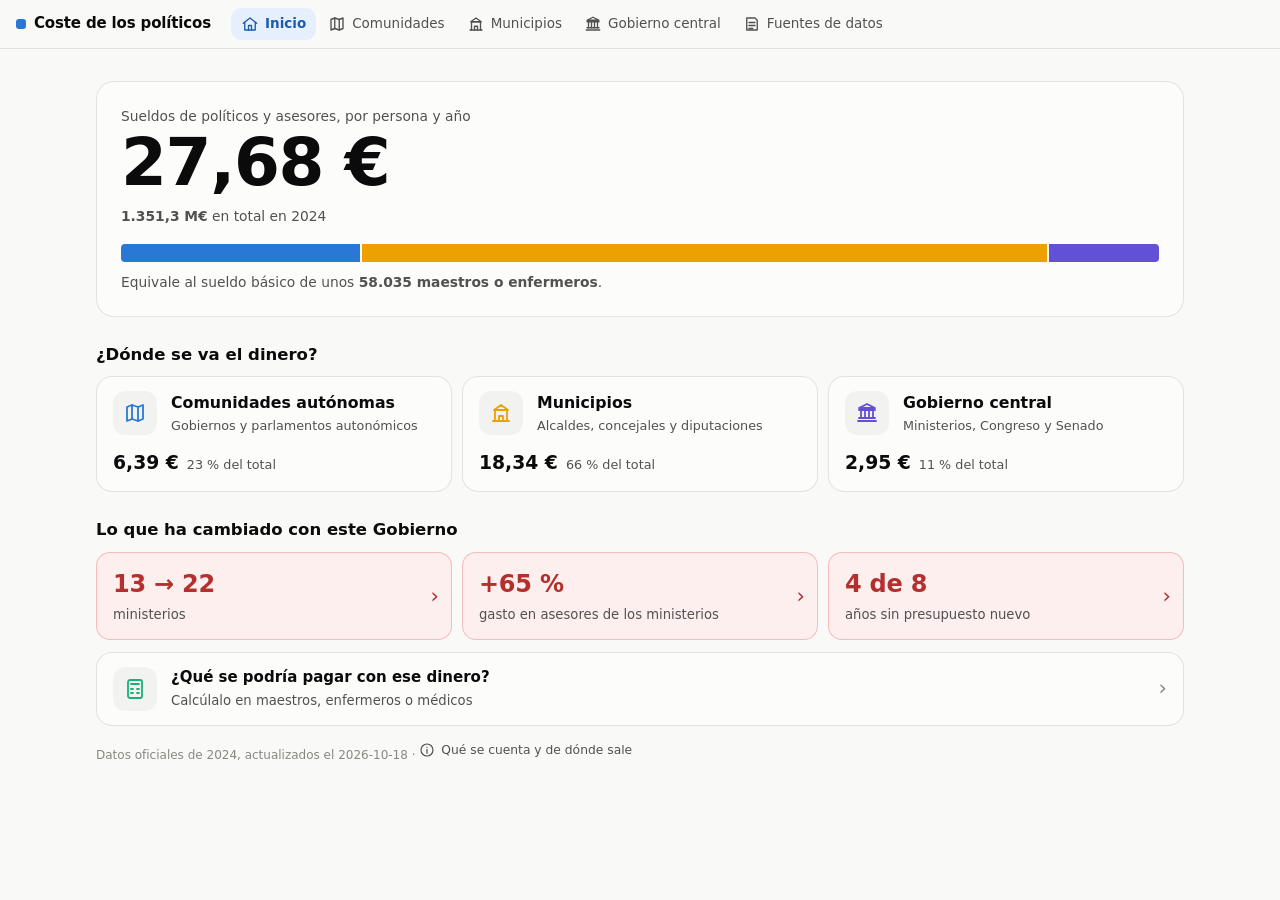
<file: docs/index.html>
<!doctype html>
<html lang="es">
<head>
<meta charset="utf-8">
<meta name="viewport" content="width=device-width, initial-scale=1">
<title>Coste de los políticos</title>
<meta name="description" content="Cuánto nos cuestan los políticos en España: gobiernos, parlamentos, ayuntamientos y Gobierno central, de un vistazo, con datos oficiales.">
<link rel="stylesheet" href="estilo.css">
</head>
<body>
<nav class="menu" id="menu" aria-label="Secciones"></nav>
<div class="app">
  <section class="portada" aria-live="polite">
    <div class="det">Sueldos de políticos y asesores, por persona y año</div>
    <div class="gran-cifra" id="cifra">…</div>
    <p class="det" id="explica"></p>
    <div class="pila grande" id="reparto" role="img" aria-label="Reparto del coste entre niveles de gobierno"></div>
    <p class="det" id="equivale"></p>
  </section>

  <h2 class="titulo-bloque">¿Dónde se va el dinero?</h2>
  <div class="niveles" id="niveles"></div>

  <h2 class="titulo-bloque">Lo que ha cambiado con este Gobierno</h2>
  <div class="alertas" id="alertas"></div>

  <a class="enlace-grande seccion" href="calculadora.html"><span class="icono-caja" id="calc-icono"></span><span><b>¿Qué se podría pagar con ese dinero?</b><span>Calcúlalo en maestros, enfermeros o médicos</span></span><i aria-hidden="true">›</i></a>

  <footer class="pie"><p id="pie"></p></footer>
</div>
<script src="comun.js"></script>
<script src="inicio.js"></script>
</body>
</html>
</file>
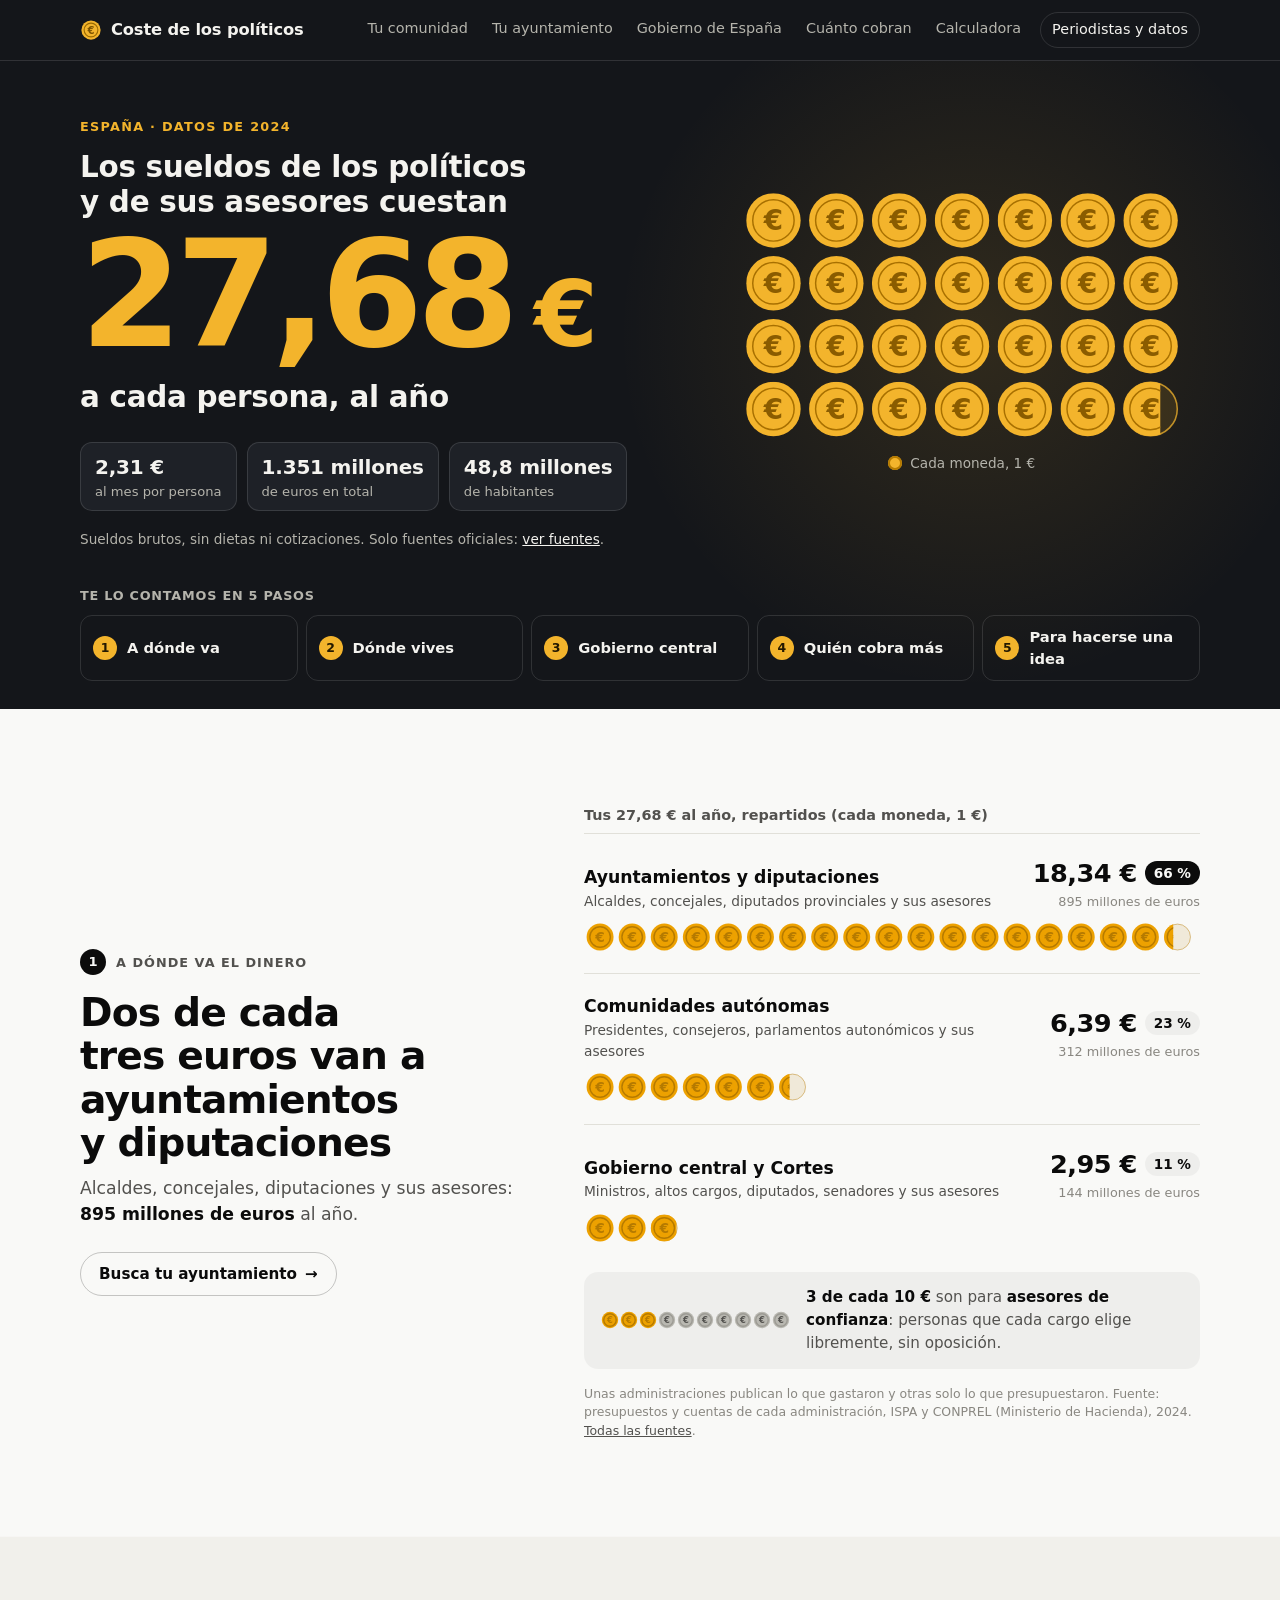
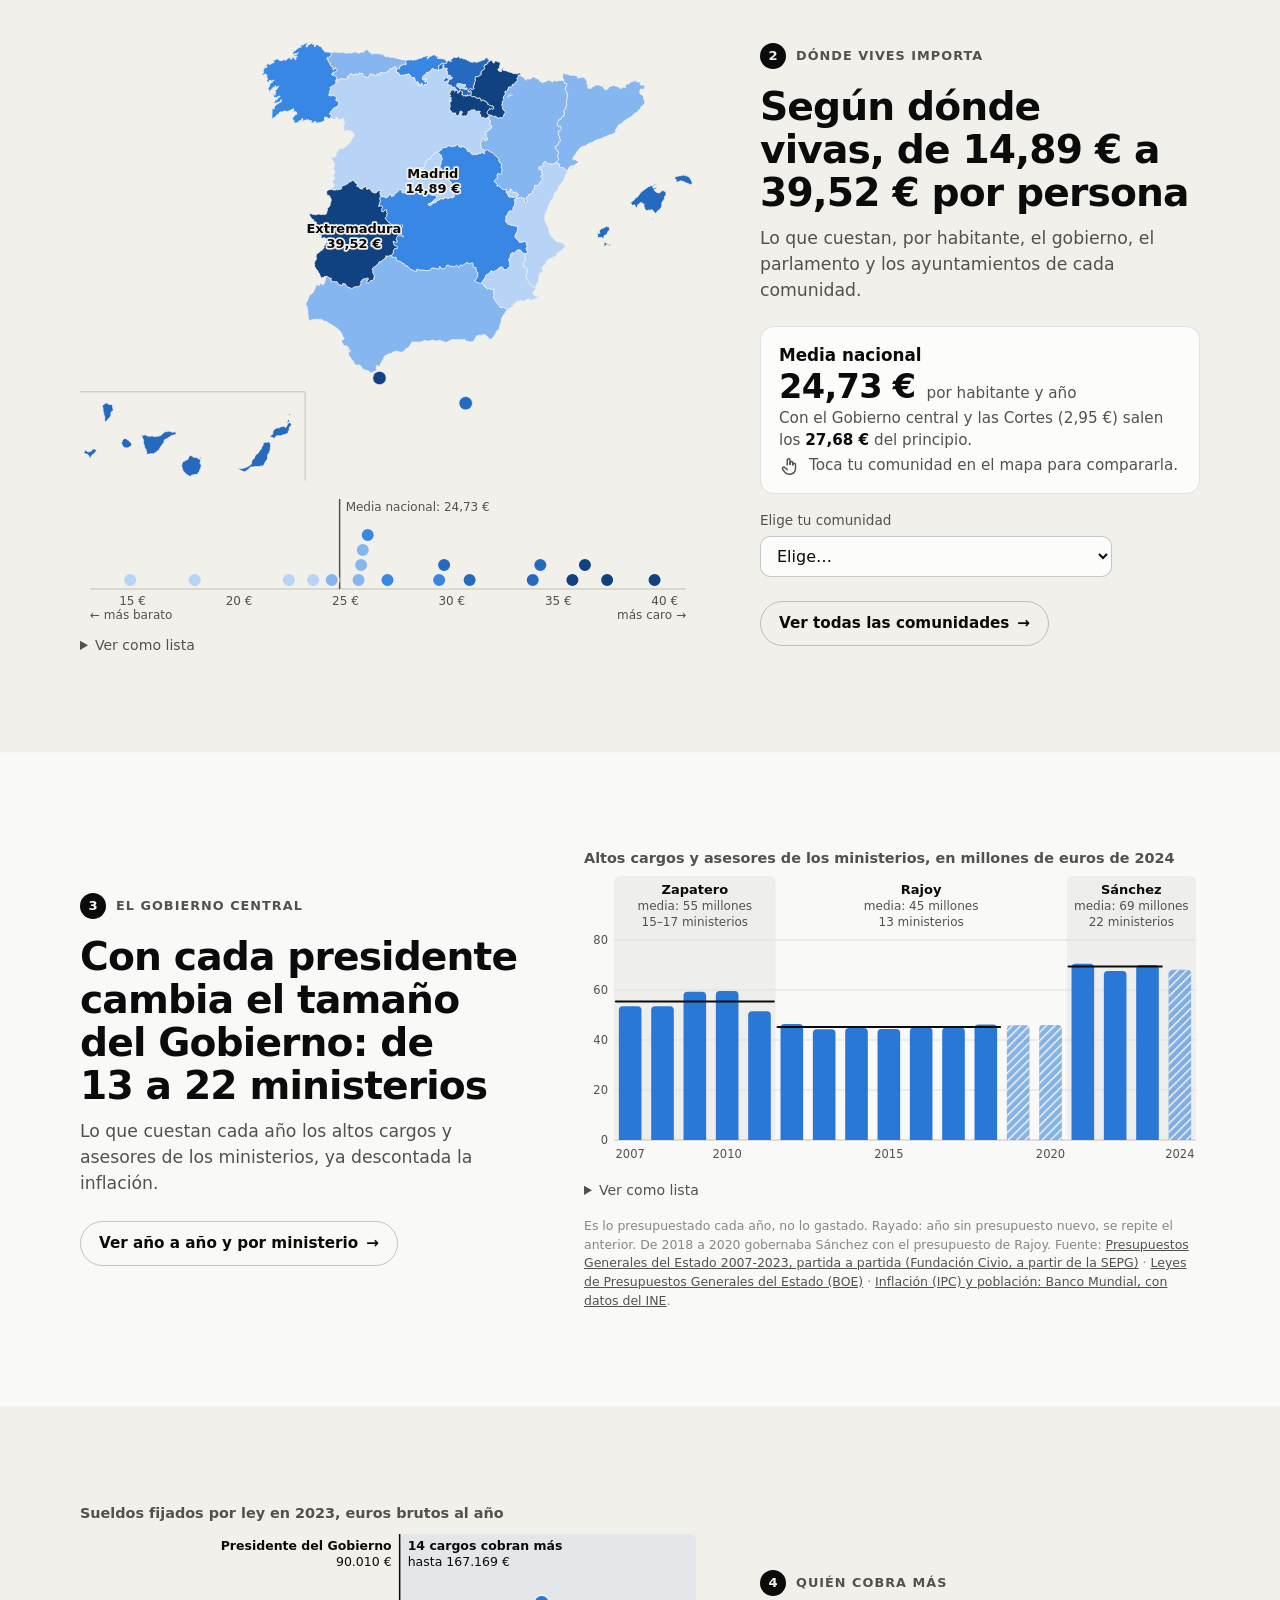
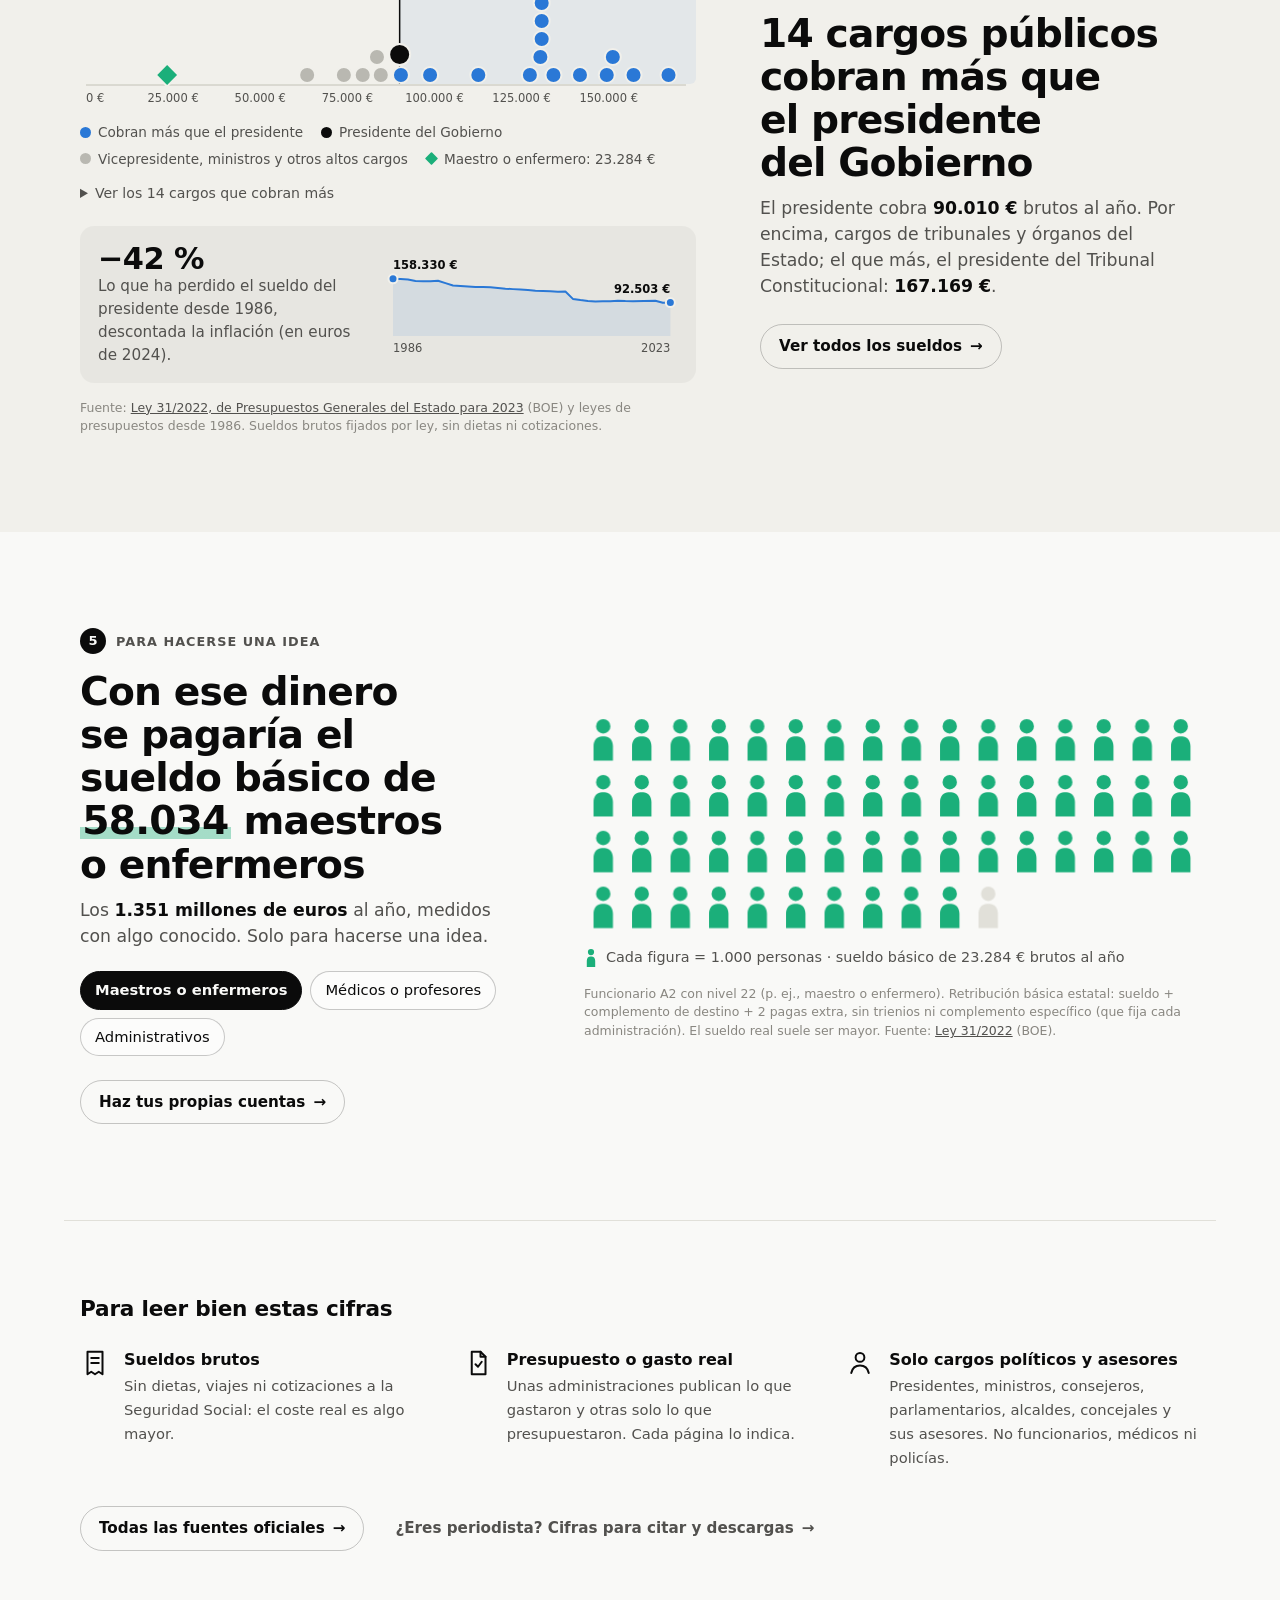
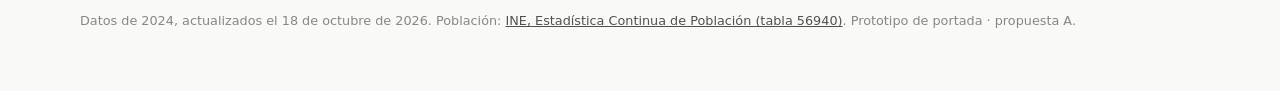
<file: docs/_propuestas/a/index.html>
<!doctype html>
<html lang="es">
<head>
<meta charset="utf-8">
<meta name="viewport" content="width=device-width, initial-scale=1">
<title>Coste de los políticos</title>
<meta name="description" content="Cuánto cuestan en España los sueldos de los políticos y de sus asesores, contado en cinco pasos y con fuentes oficiales.">
<link rel="stylesheet" href="estilo.css">
</head>
<body>
<header class="cab">
  <div class="cab-in">
    <a class="marca" href="index.html">
      <svg viewBox="0 0 24 24" width="22" height="22" aria-hidden="true"><circle cx="12" cy="12" r="10.5" class="marca-m"/><circle cx="12" cy="12" r="7.5" class="marca-r"/><text x="12" y="16.2" text-anchor="middle" class="marca-t">€</text></svg>
      Coste de los políticos
    </a>
    <button class="cab-boton" id="cab-boton" aria-expanded="false" aria-controls="cab-enlaces">Menú</button>
    <nav class="cab-enlaces" id="cab-enlaces" aria-label="Secciones">
      <a href="../../comunidades.html">Tu comunidad</a>
      <a href="../../ayuntamientos.html">Tu ayuntamiento</a>
      <a href="../../estado.html">Gobierno de España</a>
      <a href="../../sueldos.html">Cuánto cobran</a>
      <a href="../../calculadora.html">Calculadora</a>
      <a class="cab-prensa" href="../../periodistas.html">Periodistas y datos</a>
    </nav>
  </div>
</header>

<nav class="progreso" id="progreso" aria-label="Pasos de la historia">
  <div class="progreso-in">
    <a class="progreso-cifra" href="#heroe-titulo" id="progreso-cifra"></a>
    <ol>
      <li><a href="#paso-1"><b>1</b><span>A dónde va</span></a></li>
      <li><a href="#paso-2"><b>2</b><span>Dónde vives</span></a></li>
      <li><a href="#paso-3"><b>3</b><span>Gobierno central</span></a></li>
      <li><a href="#paso-4"><b>4</b><span>Quién cobra más</span></a></li>
      <li><a href="#paso-5"><b>5</b><span>Para hacerse una idea</span></a></li>
    </ol>
  </div>
</nav>

<main>
  <!-- Portada: la cifra por persona -->
  <section class="heroe" aria-labelledby="heroe-titulo">
    <div class="heroe-in">
      <div class="heroe-texto">
        <p class="antetitulo">España · datos de <span class="d-anyo">…</span></p>
        <h1 id="heroe-titulo">
          <span class="h1-a">Los sueldos de los políticos y de sus asesores cuestan</span>
          <span class="gran-cifra" id="cifra">…</span>
          <span class="h1-b">a cada persona, al año</span>
        </h1>
        <div class="cuenta" id="cuenta" aria-label="Cómo sale la cifra"></div>
        <p class="heroe-nota">Sueldos brutos, sin dietas ni cotizaciones. Solo fuentes oficiales: <a href="../../periodistas.html#fuentes">ver fuentes</a>.</p>
      </div>
      <figure class="heroe-visual">
        <svg id="monedas-heroe" class="monedas" role="img"></svg>
        <figcaption><span class="moneda-ico" aria-hidden="true"></span> Cada moneda, 1 €</figcaption>
      </figure>
    </div>
    <nav class="indice" aria-label="La historia en cinco pasos">
      <p class="indice-t">Te lo contamos en 5 pasos</p>
      <ol>
        <li><a href="#paso-1"><b>1</b>A dónde va</a></li>
        <li><a href="#paso-2"><b>2</b>Dónde vives</a></li>
        <li><a href="#paso-3"><b>3</b>Gobierno central</a></li>
        <li><a href="#paso-4"><b>4</b>Quién cobra más</a></li>
        <li><a href="#paso-5"><b>5</b>Para hacerse una idea</a></li>
      </ol>
    </nav>
  </section>

  <!-- 1. A dónde va -->
  <section class="paso" id="paso-1" aria-labelledby="t1">
    <div class="paso-texto">
      <p class="kicker"><b>1</b>A dónde va el dinero</p>
      <h2 id="t1">…</h2>
      <p class="entrada" id="e1"></p>
      <a class="ver-mas" href="../../ayuntamientos.html">Busca tu ayuntamiento <span aria-hidden="true">→</span></a>
    </div>
    <div class="paso-visual">
      <div class="niveles" id="niveles"></div>
      <div class="asesores" id="asesores"></div>
      <p class="fuente">Unas administraciones publican lo que gastaron y otras solo lo que presupuestaron. Fuente: presupuestos y cuentas de cada administración, ISPA y CONPREL (Ministerio de Hacienda), <span class="d-anyo"></span>. <a href="../../periodistas.html#fuentes">Todas las fuentes</a>.</p>
    </div>
  </section>

  <!-- 2. Dónde vives -->
  <section class="paso paso-inv" id="paso-2" aria-labelledby="t2">
    <div class="paso-texto">
      <p class="kicker"><b>2</b>Dónde vives importa</p>
      <h2 id="t2">…</h2>
      <p class="entrada" id="e2"></p>
      <div class="ficha-ccaa" id="ficha" aria-live="polite"></div>
      <label class="elige"><span>Elige tu comunidad</span>
        <select id="elige-ccaa"><option value="">—</option></select>
      </label>
      <a class="ver-mas" id="ver-ccaa" href="../../comunidades.html">Ver todas las comunidades <span aria-hidden="true">→</span></a>
    </div>
    <div class="paso-visual">
      <svg id="mapa" class="mapa" role="img" aria-label="Mapa de España: coste por habitante en cada comunidad"></svg>
      <div class="tira" id="tira"></div>
      <details class="como-tabla"><summary>Ver como lista</summary><ol class="lista-ccaa" id="lista-ccaa"></ol></details>
    </div>
  </section>

  <!-- 3. Gobierno central -->
  <section class="paso" id="paso-3" aria-labelledby="t3">
    <div class="paso-texto">
      <p class="kicker"><b>3</b>El Gobierno central</p>
      <h2 id="t3">…</h2>
      <p class="entrada" id="e3"></p>
      <a class="ver-mas" href="../../estado.html">Ver año a año y por ministerio <span aria-hidden="true">→</span></a>
    </div>
    <div class="paso-visual">
      <p class="grafico-t" id="g3-t"></p>
      <svg id="g-gobierno" class="grafico" role="img"></svg>
      <details class="como-tabla"><summary>Ver como lista</summary><ol class="lista-ccaa" id="lista-gob"></ol></details>
      <p class="fuente" id="f3"></p>
    </div>
  </section>

  <!-- 4. Quién cobra más -->
  <section class="paso paso-inv" id="paso-4" aria-labelledby="t4">
    <div class="paso-texto">
      <p class="kicker"><b>4</b>Quién cobra más</p>
      <h2 id="t4">…</h2>
      <p class="entrada" id="e4"></p>
      <a class="ver-mas" href="../../sueldos.html">Ver todos los sueldos <span aria-hidden="true">→</span></a>
    </div>
    <div class="paso-visual">
      <p class="grafico-t" id="g4-t"></p>
      <svg id="g-sueldos" class="grafico" role="img" aria-labelledby="g4-t"></svg>
      <details class="como-tabla"><summary id="lista-sueldos-t">Ver la lista</summary><ol class="lista-sueldos" id="lista-sueldos"></ol></details>
      <div class="poder" id="poder"></div>
      <p class="fuente" id="f4"></p>
    </div>
  </section>

  <!-- 5. Para hacerse una idea -->
  <section class="paso" id="paso-5" aria-labelledby="t5">
    <div class="paso-texto">
      <p class="kicker"><b>5</b>Para hacerse una idea</p>
      <h2 id="t5">…</h2>
      <p class="entrada" id="e5"></p>
      <div class="segmentos" role="group" aria-label="Profesión" id="profesiones"></div>
      <a class="ver-mas" href="../../calculadora.html">Haz tus propias cuentas <span aria-hidden="true">→</span></a>
    </div>
    <div class="paso-visual">
      <div class="personas" id="personas" role="img"></div>
      <p class="escala" id="escala"></p>
      <p class="fuente" id="f5"></p>
    </div>
  </section>

  <!-- Cómo leer las cifras -->
  <section class="leer" aria-labelledby="t-leer">
    <h2 id="t-leer">Para leer bien estas cifras</h2>
    <ul class="reglas">
      <li>
        <svg viewBox="0 0 24 24" aria-hidden="true"><path d="M6 3h12v18l-3-2-3 2-3-2-3 2z"/><path d="M9 8h6M9 12h6"/></svg>
        <div><b>Sueldos brutos</b><span>Sin dietas, viajes ni cotizaciones a la Seguridad Social: el coste real es algo mayor.</span></div>
      </li>
      <li>
        <svg viewBox="0 0 24 24" aria-hidden="true"><path d="M7 3h7l4 4v14H7z"/><path d="M14 3v4h4"/><path d="M10 13l2 2 3-4"/></svg>
        <div><b>Presupuesto o gasto real</b><span>Unas administraciones publican lo que gastaron y otras solo lo que presupuestaron. Cada página lo indica.</span></div>
      </li>
      <li>
        <svg viewBox="0 0 24 24" aria-hidden="true"><circle cx="12" cy="7.5" r="3.5"/><path d="M5 20c.8-3.8 3.6-6 7-6s6.2 2.2 7 6"/></svg>
        <div><b>Solo cargos políticos y asesores</b><span>Presidentes, ministros, consejeros, parlamentarios, alcaldes, concejales y sus asesores. No funcionarios, médicos ni policías.</span></div>
      </li>
    </ul>
    <div class="prensa">
      <a class="ver-mas" href="../../periodistas.html#fuentes">Todas las fuentes oficiales <span aria-hidden="true">→</span></a>
      <a class="ver-mas sec" href="../../periodistas.html">¿Eres periodista? Cifras para citar y descargas <span aria-hidden="true">→</span></a>
    </div>
  </section>
</main>

<footer class="pie"><p id="pie"></p></footer>

<script src="../../vendor/d3.min.js"></script>
<script src="../../vendor/topojson-client.min.js"></script>
<script src="../../vendor/d3-composite-projections.min.js"></script>
<script src="../../comun.js"></script>
<script src="app.js"></script>
</body>
</html>
</file>
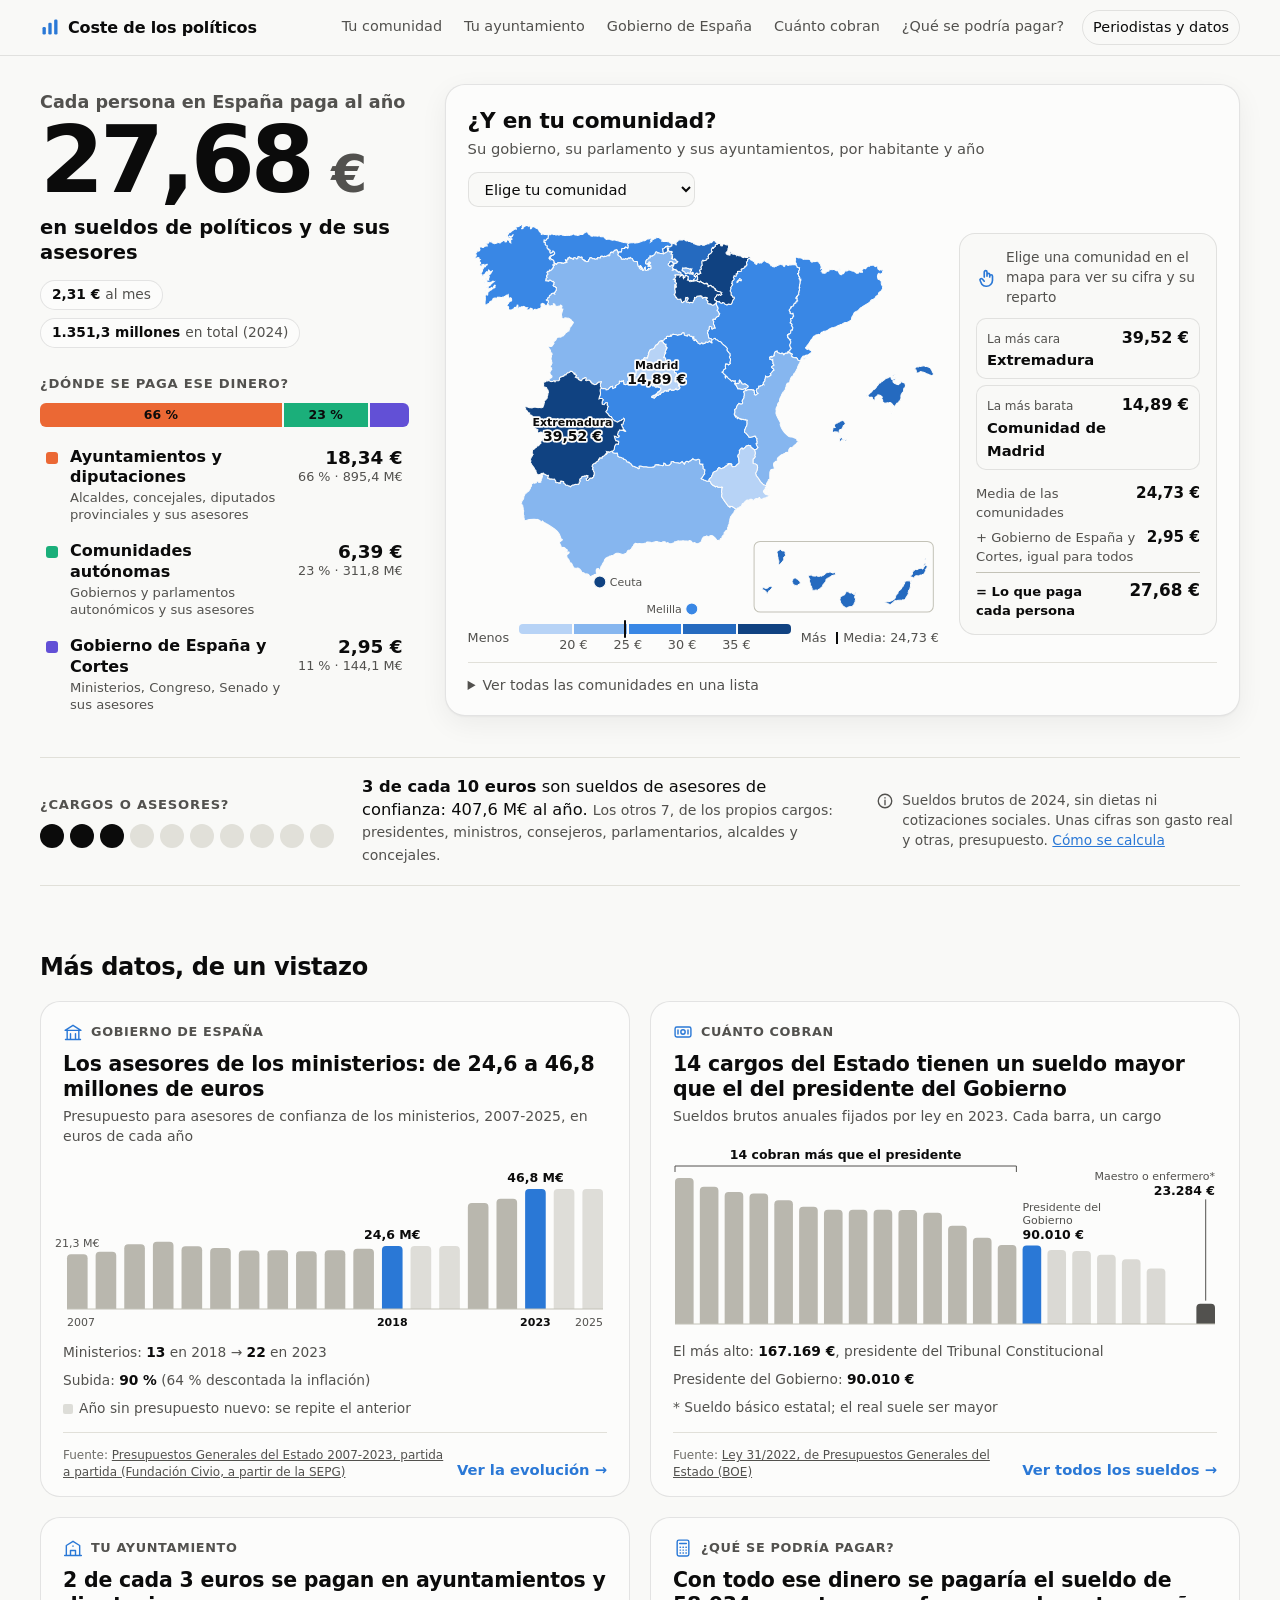
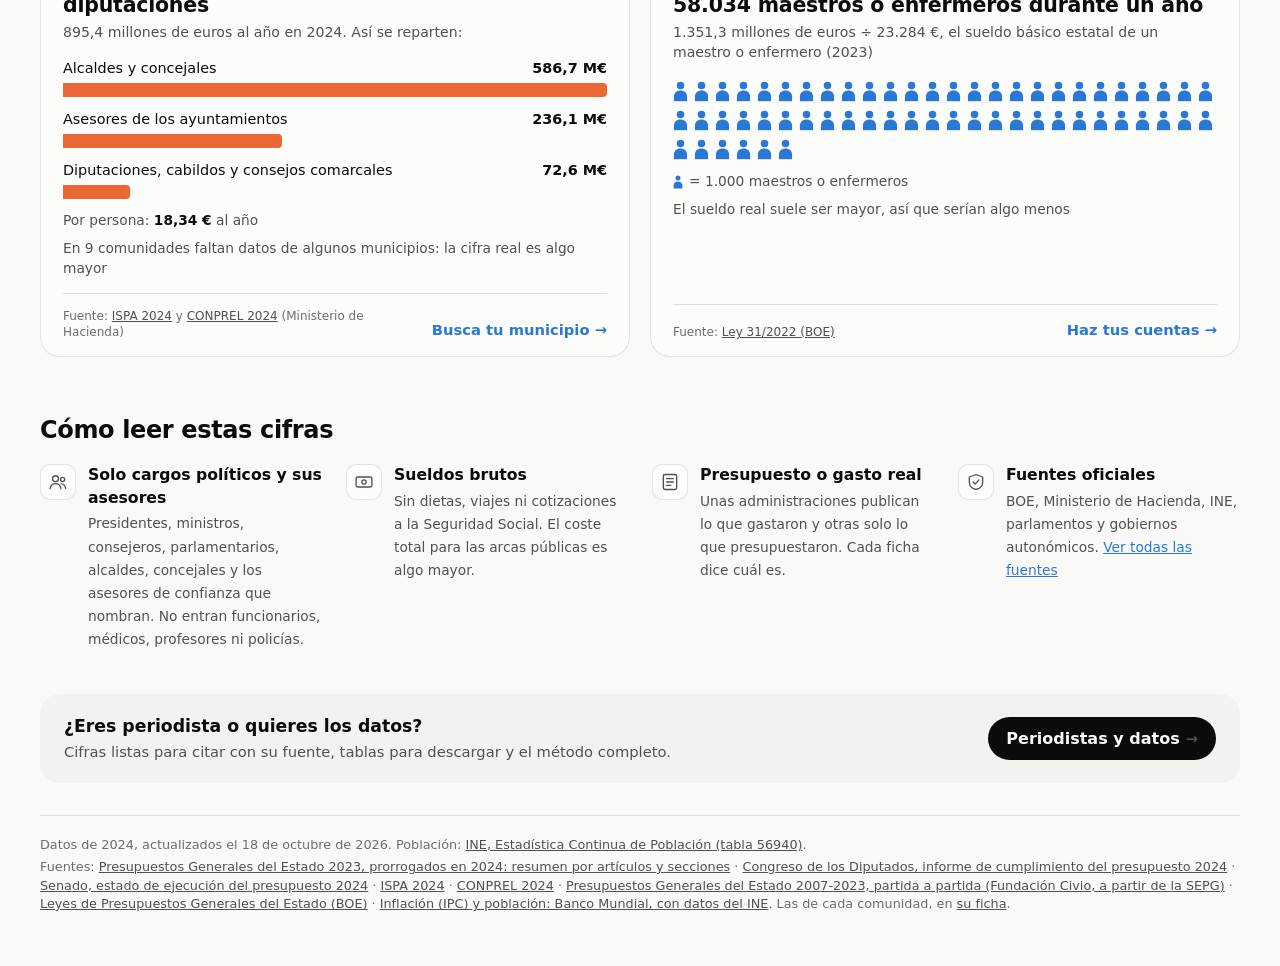
<file: docs/_propuestas/b/index.html>
<!doctype html>
<html lang="es">
<head>
<meta charset="utf-8">
<meta name="viewport" content="width=device-width, initial-scale=1">
<title>Coste de los políticos</title>
<meta name="description" content="Cuánto pagamos cada persona en España por los sueldos de los políticos y sus asesores: de un vistazo, por comunidad y con fuentes oficiales.">
<link rel="stylesheet" href="estilo.css">
</head>
<body>
<header class="cabecera">
  <a class="marca" href="../../index.html">
    <svg viewBox="0 0 24 24" aria-hidden="true" class="marca-logo"><rect x="3" y="12" width="4" height="9" rx="1.5"/><rect x="10" y="7" width="4" height="14" rx="1.5"/><rect x="17" y="3" width="4" height="18" rx="1.5"/></svg>
    Coste de los políticos
  </a>
  <button class="menu-boton" id="menu-boton" aria-expanded="false" aria-controls="enlaces">
    <svg viewBox="0 0 24 24" aria-hidden="true"><path d="M4 7h16M4 12h16M4 17h16"/></svg> Menú
  </button>
  <nav class="enlaces" id="enlaces" aria-label="Secciones">
    <a href="../../comunidades.html">Tu comunidad</a>
    <a href="../../ayuntamientos.html">Tu ayuntamiento</a>
    <a href="../../estado.html">Gobierno de España</a>
    <a href="../../sueldos.html">Cuánto cobran</a>
    <a href="../../calculadora.html">¿Qué se podría pagar?</a>
    <a class="enlace-periodistas" href="../../periodistas.html">Periodistas y datos</a>
  </nav>
</header>

<svg width="0" height="0" style="position:absolute" aria-hidden="true">
  <symbol id="persona" viewBox="0 0 16 22"><circle cx="8" cy="4.6" r="4"/><path d="M1 21.5v-5.2C1 12.5 4 10 8 10s7 2.5 7 6.3v5.2z"/></symbol>
</svg>
<main class="pagina">
  <!-- Primera pantalla: la cifra, el reparto y el mapa -->
  <section class="panel" aria-label="Resumen">
    <div class="resumen">
      <div class="bloque-cifra">
        <p class="antetitulo">Cada persona en España paga al año</p>
        <p class="cifra" id="cifra" aria-live="polite">&nbsp;</p>
        <p class="tras-cifra">en sueldos de políticos y de sus asesores</p>
        <div class="pastillas" id="pastillas"></div>
      </div>

      <div class="bloque-reparto">
        <h2 class="mini-titulo">¿Dónde se paga ese dinero?</h2>
        <div class="reparto-barra" id="reparto-barra" role="img"></div>
        <ul class="reparto-leyenda" id="reparto-leyenda"></ul>
      </div>

    </div>

    <div class="mapa-caja">
      <div class="mapa-cab">
        <div>
          <h2>¿Y en tu comunidad?</h2>
          <p class="mapa-sub">Su gobierno, su parlamento y sus ayuntamientos, por habitante y año</p>
        </div>
        <label class="selector">
          <span class="oculto">Elige tu comunidad</span>
          <select id="elige"><option value="">Elige tu comunidad</option></select>
        </label>
      </div>
      <div class="mapa-cuerpo">
        <div class="mapa-col">
          <svg id="mapa" role="group" aria-label="Mapa de España: coste por habitante de cada comunidad"></svg>
          <div class="leyenda-mapa" id="leyenda-mapa" aria-hidden="true"></div>
        </div>
        <aside class="ficha" id="ficha" aria-live="polite"></aside>
      </div>
      <details class="lista">
        <summary>Ver todas las comunidades en una lista</summary>
        <div id="lista" class="lista-cuerpo"></div>
      </details>
    </div>

    <div class="franja">
      <div class="bloque-asesores" id="asesores"></div>
      <p class="aclaracion">
        <svg viewBox="0 0 24 24" aria-hidden="true"><circle cx="12" cy="12" r="9"/><path d="M12 11v6M12 7.5v.5"/></svg>
        <span id="aclaracion">Sueldos brutos, sin dietas ni cotizaciones sociales. <a href="#como-leer">Cómo se calcula</a></span>
      </p>
    </div>
  </section>

  <!-- Fichas visuales -->
  <section class="bloque" aria-labelledby="t-fichas">
    <h2 class="bloque-titulo" id="t-fichas">Más datos, de un vistazo</h2>
    <div class="fichas">
      <article class="fv" id="fv-estado">
        <div class="fv-cab">
          <svg viewBox="0 0 24 24" aria-hidden="true"><path d="M3 21h18M5 21V10M19 21V10M9 21v-7M15 21v-7M2.5 10 12 4l9.5 6z"/></svg>
          Gobierno de España
        </div>
        <h3 class="fv-titulo" id="fv-estado-t"></h3>
        <p class="fv-sub" id="fv-estado-s"></p>
        <svg class="fv-graf" id="g-estado" role="img"></svg>
        <div class="fv-datos" id="fv-estado-d"></div>
        <div class="fv-pie"><span class="fv-fuente" id="fv-estado-f"></span><a class="fv-enlace" href="../../estado.html">Ver la evolución <span aria-hidden="true">→</span></a></div>
      </article>

      <article class="fv" id="fv-sueldos">
        <div class="fv-cab">
          <svg viewBox="0 0 24 24" aria-hidden="true"><rect x="2.5" y="6" width="19" height="12" rx="2"/><circle cx="12" cy="12" r="2.6"/><path d="M6 9.5v5M18 9.5v5"/></svg>
          Cuánto cobran
        </div>
        <h3 class="fv-titulo" id="fv-sueldos-t"></h3>
        <p class="fv-sub" id="fv-sueldos-s"></p>
        <svg class="fv-graf" id="g-sueldos" role="img"></svg>
        <div class="fv-datos" id="fv-sueldos-d"></div>
        <div class="fv-pie"><span class="fv-fuente" id="fv-sueldos-f"></span><a class="fv-enlace" href="../../sueldos.html">Ver todos los sueldos <span aria-hidden="true">→</span></a></div>
      </article>

      <article class="fv" id="fv-local">
        <div class="fv-cab">
          <svg viewBox="0 0 24 24" aria-hidden="true"><path d="M4 21V9l8-5 8 5v12M2 21h20M9 21v-6h6v6M12 9.5v.5"/></svg>
          Tu ayuntamiento
        </div>
        <h3 class="fv-titulo" id="fv-local-t"></h3>
        <p class="fv-sub" id="fv-local-s"></p>
        <div class="fv-barras" id="g-local"></div>
        <div class="fv-datos" id="fv-local-d"></div>
        <div class="fv-pie"><span class="fv-fuente" id="fv-local-f"></span><a class="fv-enlace" href="../../ayuntamientos.html">Busca tu municipio <span aria-hidden="true">→</span></a></div>
      </article>

      <article class="fv" id="fv-calc">
        <div class="fv-cab">
          <svg viewBox="0 0 24 24" aria-hidden="true"><rect x="5" y="2.5" width="14" height="19" rx="2"/><path d="M8 6.5h8M8.5 11h.5M12 11h.5M15.5 11h.5M8.5 14.5h.5M12 14.5h.5M15.5 14.5h.5M8.5 18h.5M12 18h.5M15.5 18h.5"/></svg>
          ¿Qué se podría pagar?
        </div>
        <h3 class="fv-titulo" id="fv-calc-t"></h3>
        <p class="fv-sub" id="fv-calc-s"></p>
        <div class="pictograma" id="g-calc" role="img"></div>
        <div class="fv-datos" id="fv-calc-d"></div>
        <div class="fv-pie"><span class="fv-fuente" id="fv-calc-f"></span><a class="fv-enlace" href="../../calculadora.html">Haz tus cuentas <span aria-hidden="true">→</span></a></div>
      </article>
    </div>
  </section>

  <!-- Cómo leer las cifras -->
  <section class="bloque" id="como-leer" aria-labelledby="t-leer">
    <h2 class="bloque-titulo" id="t-leer">Cómo leer estas cifras</h2>
    <ul class="claves">
      <li>
        <svg viewBox="0 0 24 24" aria-hidden="true"><circle cx="9" cy="8" r="3.5"/><path d="M2.5 20c.6-3.6 3.2-6 6.5-6s5.9 2.4 6.5 6"/><circle cx="17.5" cy="9" r="2.5"/><path d="M16 14.2c2.7.2 4.7 2.4 5.2 5.3"/></svg>
        <div><b>Solo cargos políticos y sus asesores</b><span>Presidentes, ministros, consejeros, parlamentarios, alcaldes, concejales y los asesores de confianza que nombran. No entran funcionarios, médicos, profesores ni policías.</span></div>
      </li>
      <li>
        <svg viewBox="0 0 24 24" aria-hidden="true"><rect x="2.5" y="6" width="19" height="12" rx="2"/><circle cx="12" cy="12" r="2.6"/></svg>
        <div><b>Sueldos brutos</b><span>Sin dietas, viajes ni cotizaciones a la Seguridad Social. El coste total para las arcas públicas es algo mayor.</span></div>
      </li>
      <li>
        <svg viewBox="0 0 24 24" aria-hidden="true"><rect x="4" y="3" width="16" height="18" rx="2"/><path d="M8 8h8M8 12h8M8 16h5"/></svg>
        <div><b>Presupuesto o gasto real</b><span>Unas administraciones publican lo que gastaron y otras solo lo que presupuestaron. Cada ficha dice cuál es.</span></div>
      </li>
      <li>
        <svg viewBox="0 0 24 24" aria-hidden="true"><path d="M12 3 4 6v6c0 4.5 3.3 8 8 9 4.7-1 8-4.5 8-9V6z"/><path d="m8.5 12 2.5 2.5 4.5-5"/></svg>
        <div><b>Fuentes oficiales</b><span>BOE, Ministerio de Hacienda, INE, parlamentos y gobiernos autonómicos. <a href="../../periodistas.html#fuentes">Ver todas las fuentes</a></span></div>
      </li>
    </ul>
  </section>

  <section class="banda-periodistas">
    <div>
      <b>¿Eres periodista o quieres los datos?</b>
      <span>Cifras listas para citar con su fuente, tablas para descargar y el método completo.</span>
    </div>
    <a class="boton-principal" href="../../periodistas.html">Periodistas y datos <span aria-hidden="true">→</span></a>
  </section>

  <footer class="pie">
    <p id="pie-fecha"></p>
    <p id="pie-fuentes"></p>
  </footer>
</main>

<script src="../../vendor/d3.min.js"></script>
<script src="../../vendor/topojson-client.min.js"></script>
<script src="../../vendor/d3-composite-projections.min.js"></script>
<script src="../../comun.js"></script>
<script src="app.js"></script>
</body>
</html>
</file>
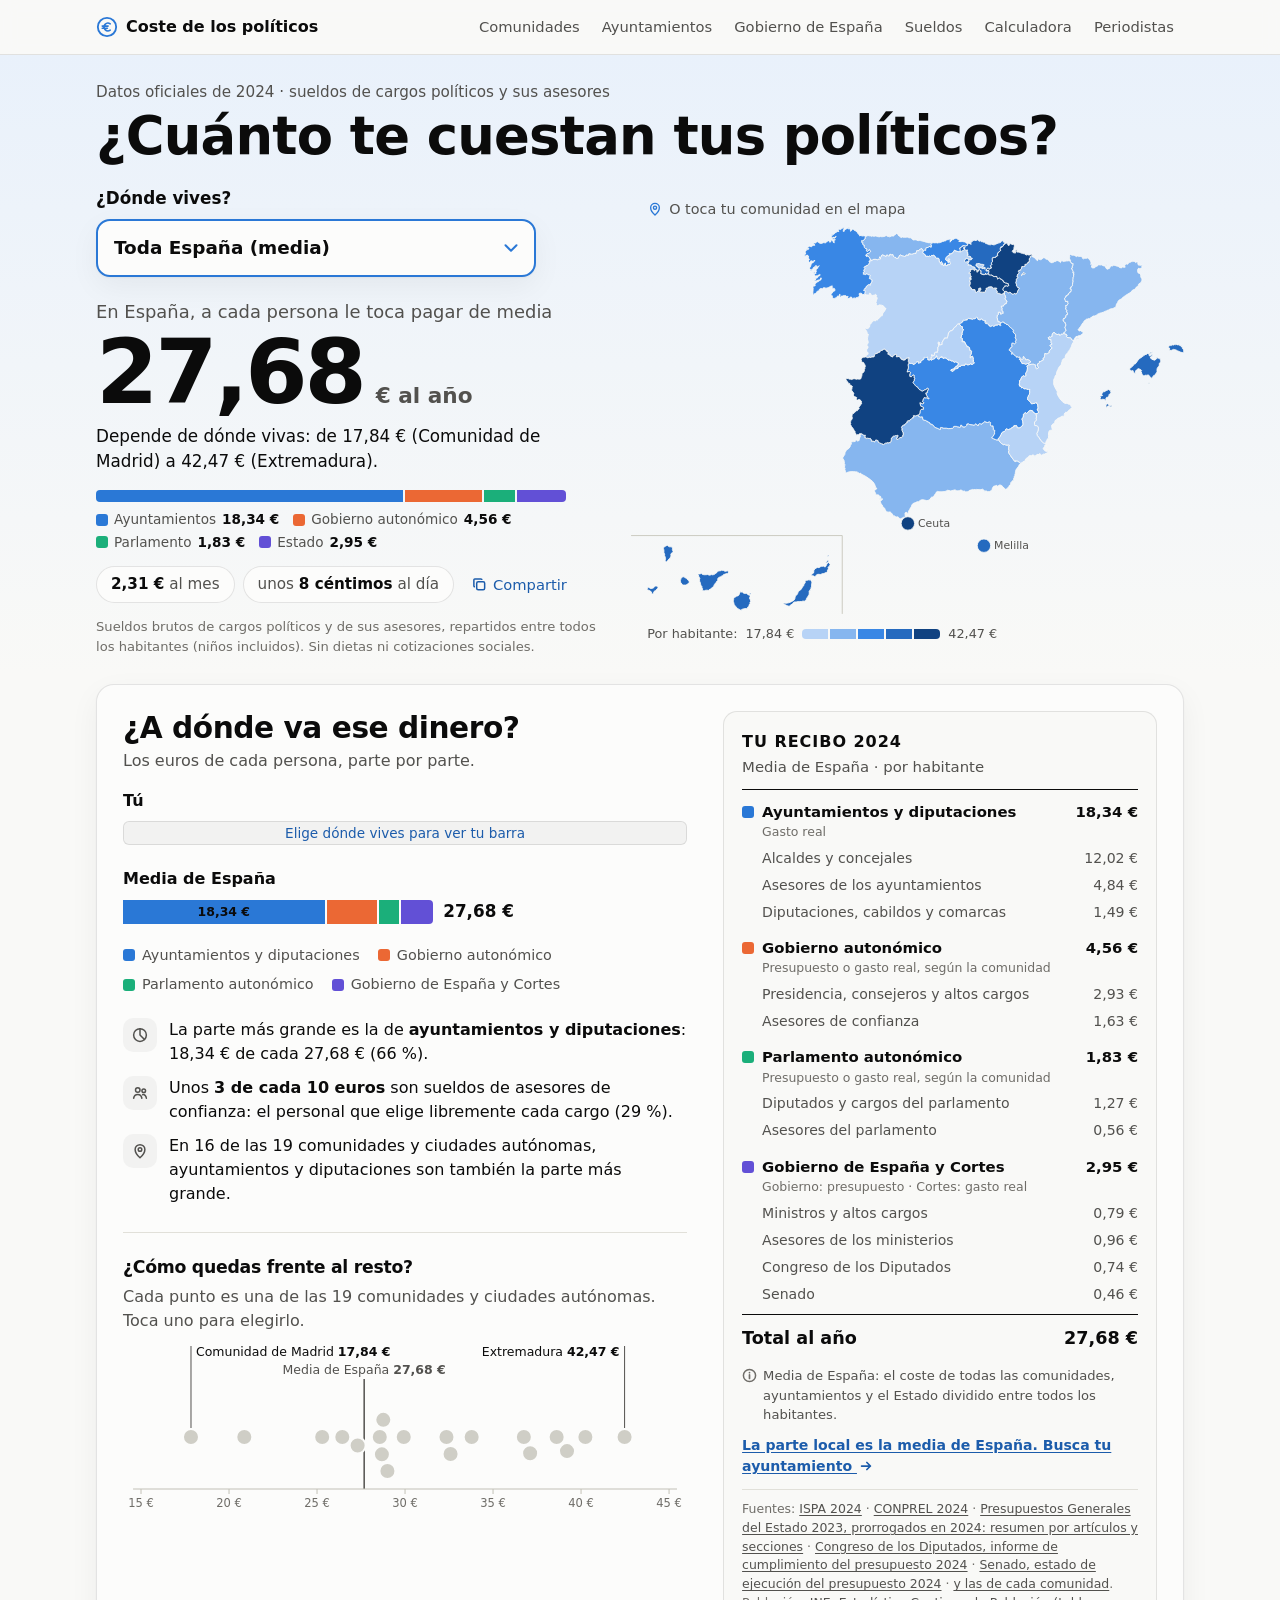
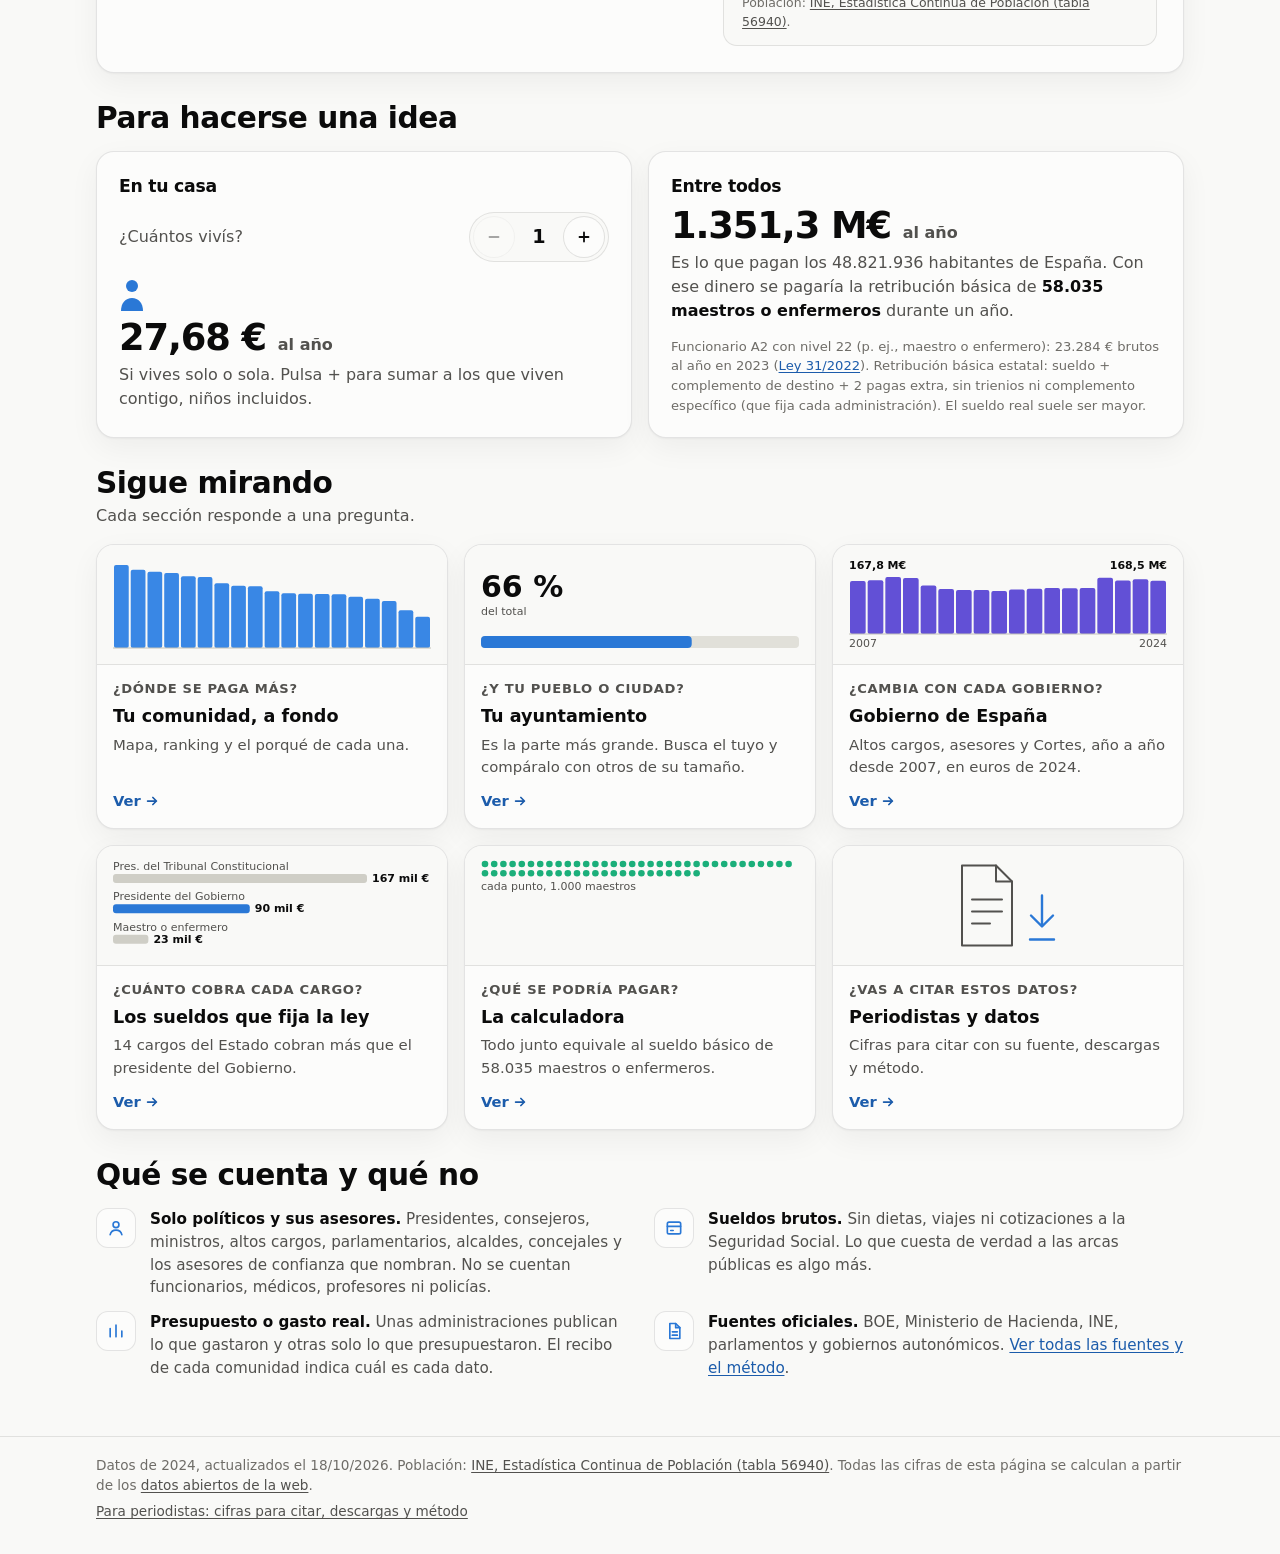
<file: docs/_propuestas/c/index.html>
<!doctype html>
<html lang="es">
<head>
<meta charset="utf-8">
<meta name="viewport" content="width=device-width, initial-scale=1">
<title>Coste de los políticos</title>
<meta name="description" content="¿Cuánto te cuestan tus políticos? Elige dónde vives y mira lo que te toca pagar al año en sueldos de cargos políticos y sus asesores, parte por parte y frente a la media de España.">
<link rel="stylesheet" href="estilo.css">
</head>
<body>
<a class="saltar" href="#principal">Saltar al contenido</a>
<header class="cabecera">
  <div class="cab-dentro">
    <a class="marca" href="../../index.html">
      <svg viewBox="0 0 24 24" width="22" height="22" aria-hidden="true"><circle cx="12" cy="12" r="10" fill="none" stroke="currentColor" stroke-width="2"/><path d="M15.5 8.6a4.2 4.2 0 1 0 0 6.8M6.8 11h6.4M6.8 13.4h5.6" fill="none" stroke="currentColor" stroke-width="1.8" stroke-linecap="round"/></svg>
      <span>Coste de los políticos</span>
    </a>
    <button class="menu-boton" type="button" aria-expanded="false" aria-controls="enlaces">
      <svg viewBox="0 0 24 24" width="18" height="18" aria-hidden="true"><path d="M4 7h16M4 12h16M4 17h16" stroke="currentColor" stroke-width="2" stroke-linecap="round"/></svg>
      Menú
    </button>
    <nav class="enlaces" id="enlaces" aria-label="Secciones">
      <a href="../../comunidades.html">Comunidades</a>
      <a href="../../ayuntamientos.html">Ayuntamientos</a>
      <a href="../../estado.html">Gobierno de España</a>
      <a href="../../sueldos.html">Sueldos</a>
      <a href="../../calculadora.html">Calculadora</a>
      <a href="../../periodistas.html">Periodistas</a>
    </nav>
  </div>
</header>

<main id="principal">
  <!-- 1. Primera pantalla: ¿dónde vives? -> lo que te toca -->
  <section class="heroe" aria-labelledby="titulo">
    <div class="heroe-dentro">
      <div class="heroe-titulo">
        <p class="antetitulo">Datos oficiales de <span class="anyo">…</span><span class="solo-ancho"> · sueldos de cargos políticos y sus asesores</span></p>
        <h1 id="titulo">¿Cuánto te cuestan tus políticos?</h1>
      </div>
      <div class="heroe-texto">
        <div class="pregunta">
          <label for="donde">¿Dónde vives?</label>
          <div class="selector">
            <select id="donde"><option value="">Toda España (media)</option></select>
            <svg viewBox="0 0 24 24" width="22" height="22" aria-hidden="true"><path d="M6 9l6 6 6-6" fill="none" stroke="currentColor" stroke-width="2.2" stroke-linecap="round" stroke-linejoin="round"/></svg>
          </div>
        </div>

        <div class="resultado" aria-live="polite" aria-atomic="true">
          <p class="frase-arriba" id="frase-arriba">…</p>
          <p class="cifra"><span id="cifra">…</span><span class="cifra-ud">€ al año</span></p>
          <p class="comparacion" id="comparacion"></p>
          <a class="mini-reparto" href="#t-reparto" id="mini-reparto" aria-label="Ver a dónde va ese dinero"></a>
          <div class="equivalencias">
            <ul id="equivalencias"></ul>
            <button type="button" class="copiar" id="copiar"></button>
          </div>
          <p class="letra-pequena">Sueldos brutos de cargos políticos y de sus asesores, repartidos entre todos los habitantes (niños incluidos). Sin dietas ni cotizaciones sociales.</p>
        </div>
      </div>

      <figure class="heroe-mapa">
        <figcaption class="mapa-pista" id="mapa-pista">O toca tu comunidad en el mapa</figcaption>
        <svg id="mapa" role="group" aria-label="Mapa de España por comunidades. Toca una para elegirla."></svg>
        <div class="leyenda-mapa" id="leyenda-mapa" aria-hidden="true"></div>
      </figure>
    </div>
  </section>

  <div class="contenido">
    <!-- 2. ¿A dónde va? -->
    <section class="bloque tarjeta" id="reparto" aria-labelledby="t-reparto">
      <div class="reparto">
        <div class="reparto-izq">
        <div class="reparto-grafico">
          <div class="bloque-cab">
            <h2 id="t-reparto">¿A dónde va ese dinero?</h2>
            <p class="sub" id="sub-reparto">Parte por parte, frente a la media de España.</p>
          </div>
          <div id="barras" class="barras-comp"></div>
          <ul class="leyenda" id="leyenda"></ul>
          <ul class="claves" id="claves"></ul>
        </div>
        <div class="quedas">
          <h3>¿Cómo quedas frente al resto?</h3>
          <p class="sub" id="quedas-texto"></p>
          <div id="enjambre" class="enjambre"></div>
        </div>
        </div>
        <div class="recibo" id="recibo"></div>
      </div>
    </section>

    <!-- 3. En perspectiva -->
    <section class="bloque" aria-labelledby="t-perspectiva">
      <div class="bloque-cab">
        <h2 id="t-perspectiva">Para hacerse una idea</h2>
      </div>
      <div class="perspectiva">
        <div class="tarjeta casa">
          <h3>En tu casa</h3>
          <div class="contador">
            <span id="t-personas">¿Cuántos vivís?</span>
            <div class="pasos" role="group" aria-labelledby="t-personas">
              <button type="button" id="menos" aria-label="Una persona menos">
                <svg viewBox="0 0 24 24" width="18" height="18" aria-hidden="true"><path d="M6 12h12" stroke="currentColor" stroke-width="2.4" stroke-linecap="round"/></svg>
              </button>
              <output id="personas" aria-live="polite">1</output>
              <button type="button" id="mas" aria-label="Una persona más">
                <svg viewBox="0 0 24 24" width="18" height="18" aria-hidden="true"><path d="M6 12h12M12 6v12" stroke="currentColor" stroke-width="2.4" stroke-linecap="round"/></svg>
              </button>
            </div>
          </div>
          <div class="casa-iconos" id="casa-iconos" aria-hidden="true"></div>
          <p class="casa-cifra" id="casa-cifra"></p>
          <p class="sub" id="casa-texto"></p>
        </div>
        <div class="tarjeta vecinos">
          <h3 id="t-vecinos">Entre todos</h3>
          <p class="vecinos-cifra" id="vecinos-cifra"></p>
          <p class="sub" id="vecinos-texto"></p>
          <p class="letra-pequena" id="vecinos-nota"></p>
        </div>
      </div>
    </section>

    <!-- 4. Más secciones -->
    <section class="bloque" aria-labelledby="t-explora">
      <div class="bloque-cab">
        <h2 id="t-explora">Sigue mirando</h2>
        <p class="sub">Cada sección responde a una pregunta.</p>
      </div>
      <div class="accesos" id="accesos"></div>
    </section>

    <!-- 5. Cómo leer las cifras -->
    <section class="bloque" aria-labelledby="t-leer">
      <div class="bloque-cab">
        <h2 id="t-leer">Qué se cuenta y qué no</h2>
      </div>
      <ul class="lectura">
        <li>
          <svg viewBox="0 0 24 24" aria-hidden="true"><circle cx="12" cy="8" r="3.5"/><path d="M5 20c.8-3.6 3.6-5.5 7-5.5s6.2 1.9 7 5.5"/></svg>
          <div><b>Solo políticos y sus asesores.</b> Presidentes, consejeros, ministros, altos cargos, parlamentarios, alcaldes, concejales y los asesores de confianza que nombran. No se cuentan funcionarios, médicos, profesores ni policías.</div>
        </li>
        <li>
          <svg viewBox="0 0 24 24" aria-hidden="true"><rect x="4" y="5" width="16" height="14" rx="2"/><path d="M4 10h16M8 15h3"/></svg>
          <div><b>Sueldos brutos.</b> Sin dietas, viajes ni cotizaciones a la Seguridad Social. Lo que cuesta de verdad a las arcas públicas es algo más.</div>
        </li>
        <li>
          <svg viewBox="0 0 24 24" aria-hidden="true"><path d="M5 19V9M12 19V5M19 19v-7"/></svg>
          <div><b>Presupuesto o gasto real.</b> Unas administraciones publican lo que gastaron y otras solo lo que presupuestaron. El recibo de cada comunidad indica cuál es cada dato.</div>
        </li>
        <li>
          <svg viewBox="0 0 24 24" aria-hidden="true"><path d="M7 3h7l5 5v13H7z"/><path d="M14 3v5h5M10 13h6M10 17h6"/></svg>
          <div><b>Fuentes oficiales.</b> BOE, Ministerio de Hacienda, INE, parlamentos y gobiernos autonómicos. <a href="../../periodistas.html#fuentes">Ver todas las fuentes y el método</a>.</div>
        </li>
      </ul>
    </section>
  </div>

  <footer class="pie">
    <div class="pie-dentro">
      <p id="pie"></p>
      <p><a href="../../periodistas.html">Para periodistas: cifras para citar, descargas y método</a></p>
    </div>
  </footer>
</main>

<script src="../../vendor/d3.min.js"></script>
<script src="../../vendor/topojson-client.min.js"></script>
<script src="../../vendor/d3-composite-projections.min.js"></script>
<script src="../../comun.js"></script>
<script src="app.js"></script>
</body>
</html>
</file>
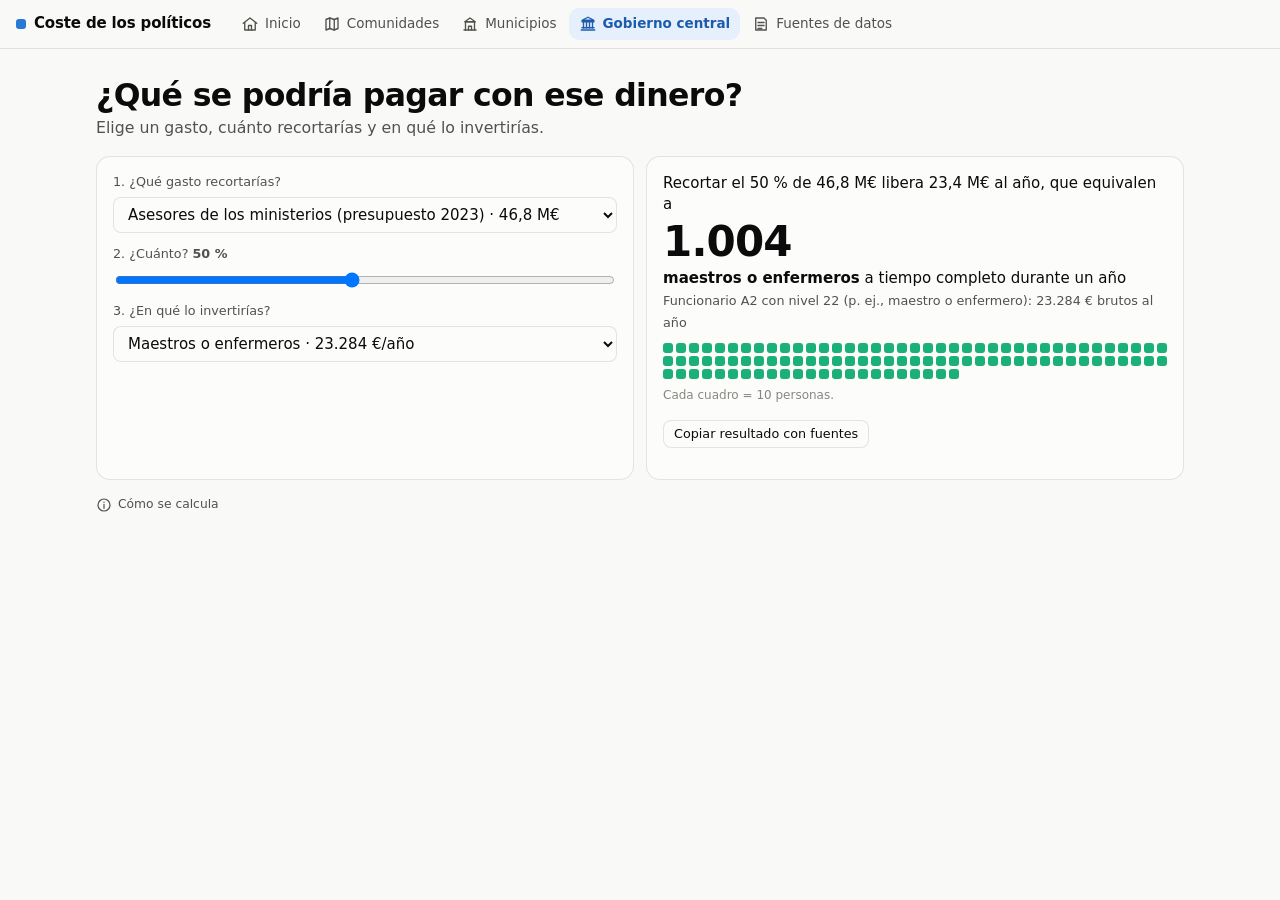
<file: docs/calculadora.html>
<!doctype html>
<html lang="es">
<head>
<meta charset="utf-8">
<meta name="viewport" content="width=device-width, initial-scale=1">
<title>¿Qué se podría pagar?</title>
<meta name="description" content="Calculadora: si se recortara una parte del gasto en altos cargos y asesores, ¿a cuántos maestros, enfermeros o médicos equivaldría?">
<link rel="stylesheet" href="estilo.css">
</head>
<body>
<nav class="menu" id="menu" aria-label="Secciones"></nav>
<div class="app">
  <h1>¿Qué se podría pagar con ese dinero?</h1>
  <p class="entradilla">Elige un gasto, cuánto recortarías y en qué lo invertirías.</p>

  <div class="calc">
    <section class="tarjeta">
      <label class="campo"><span>1. ¿Qué gasto recortarías?</span>
        <select id="partida"></select>
      </label>
      <label class="campo" id="campo-propio" hidden><span>Importe anual (euros)</span>
        <input type="number" id="propio" min="0" step="100000" value="10000000">
      </label>
      <label class="campo"><span>2. ¿Cuánto? <b id="pct-txt">50 %</b></span>
        <input type="range" id="pct" min="5" max="100" step="5" value="50">
      </label>
      <label class="campo"><span>3. ¿En qué lo invertirías?</span>
        <select id="destino"></select>
      </label>
      <label class="campo" id="campo-sueldo" hidden><span>Sueldo bruto anual (euros)</span>
        <input type="number" id="sueldo" min="1000" step="500" value="30000">
      </label>
    </section>
    <section class="tarjeta resultado-calc" aria-live="polite">
      <div class="det" id="res-ahorro"></div>
      <div class="gran-cifra" id="res-n"></div>
      <div id="res-txt"></div>
      <div class="iconos" id="iconos" aria-hidden="true"></div>
      <p class="nota-pie" id="res-escala"></p>
      <p><button class="boton" id="copiar">Copiar resultado con fuentes</button></p>
    </section>
  </div>

  <footer class="pie"><p id="pie-fuentes"></p></footer>
</div>
<script src="comun.js"></script>
<script src="calculadora.js"></script>
</body>
</html>
</file>
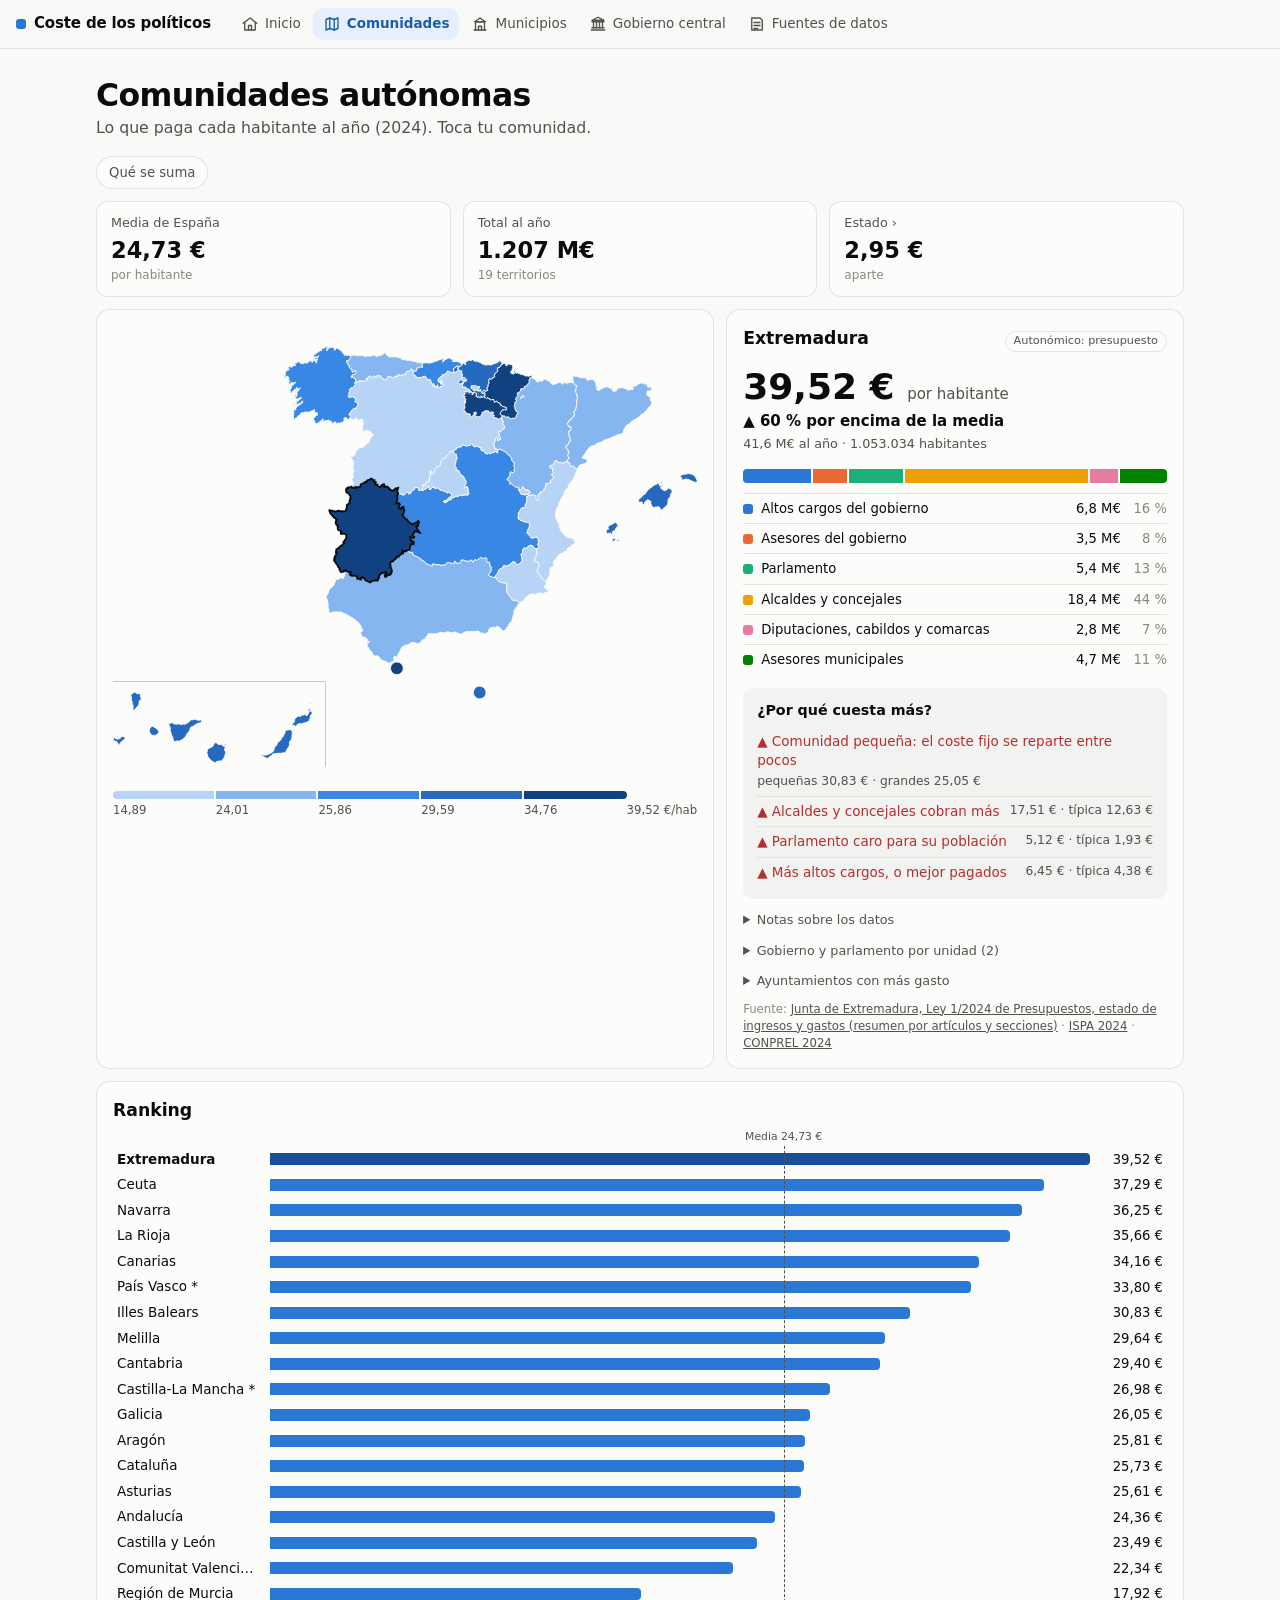
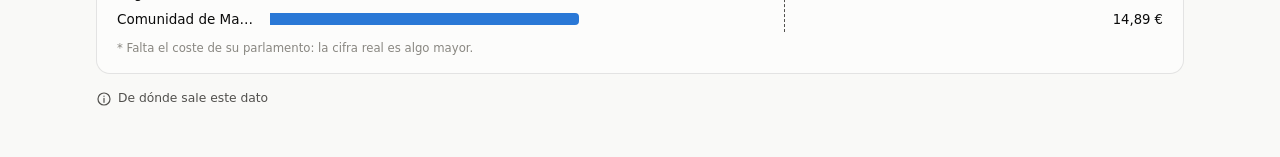
<file: docs/comunidades.html>
<!doctype html>
<html lang="es">
<head>
<meta charset="utf-8">
<meta name="viewport" content="width=device-width, initial-scale=1">
<title>Coste por comunidad</title>
<meta name="description" content="Cuánto cuestan por habitante los altos cargos, asesores, parlamentarios, alcaldes y concejales de cada comunidad autónoma.">
<link rel="stylesheet" href="estilo.css">
</head>
<body>
<nav class="menu" id="menu" aria-label="Secciones"></nav>
<div class="app">
  <header class="cab">
    <h1>Comunidades autónomas</h1>
    <p class="entradilla">Lo que paga cada habitante al año (<span class="anyo">2024</span>). Toca tu comunidad.</p>
  </header>

  <details class="ajustes">
    <summary>Qué se suma</summary>
    <div class="filtros" role="group" aria-label="Qué se incluye">
      <label class="chip fijo"><input type="checkbox" checked disabled> Gobierno y asesores</label>
      <label class="chip"><input type="checkbox" id="f-parlamento" checked> Parlamento</label>
      <label class="chip"><input type="checkbox" id="f-local" checked> Ayuntamientos y diputaciones</label>
      <label class="chip"><input type="checkbox" id="f-estado"> Estado</label>
      <label class="chip"><input type="checkbox" id="f-otros"> Organismos y otros órganos</label>
    </div>
  </details>

  <section class="kpis" id="kpis" aria-live="polite"></section>

  <main class="rejilla">
    <section class="tarjeta">
      <svg id="mapa" role="img" aria-label="Mapa de España coloreado por coste por habitante"></svg>
      <div class="leyenda" id="leyenda"></div>
    </section>
    <section class="tarjeta" id="ficha" aria-live="polite"></section>
  </main>

  <section class="tarjeta">
    <h2 class="titulo">Ranking</h2>
    <div id="ranking" class="ranking"></div>
  </section>

  <footer class="pie"><p id="pie-fuentes"></p></footer>
</div>
<div id="tip" class="tip" role="tooltip" hidden></div>

<script src="vendor/d3.min.js"></script>
<script src="vendor/topojson-client.min.js"></script>
<script src="vendor/d3-composite-projections.min.js"></script>
<script src="comun.js"></script>
<script src="comunidades.js"></script>
</body>
</html>
</file>
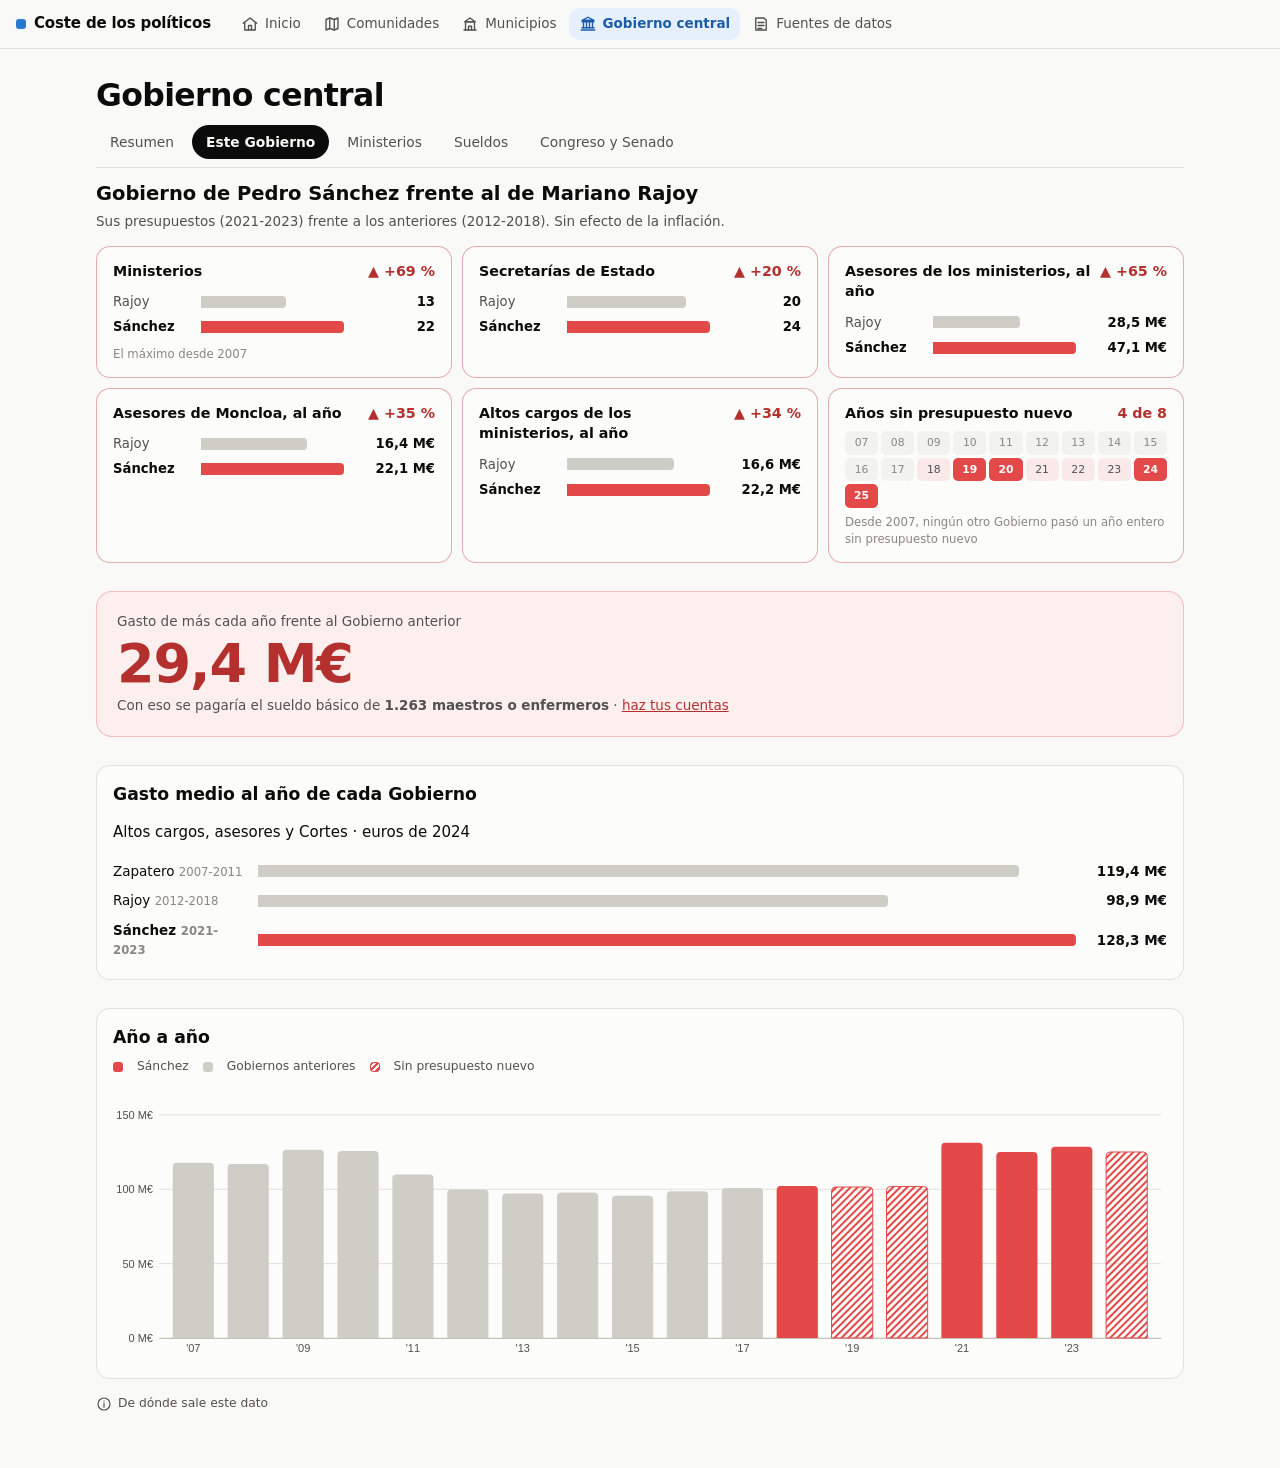
<file: docs/estado.html>
<!doctype html>
<html lang="es">
<head>
<meta charset="utf-8">
<title>Gobierno central</title>
<meta http-equiv="refresh" content="0; url=gobierno.html#este">
<link rel="canonical" href="gobierno.html#este">
<script>location.replace("gobierno.html#este" + "");</script>
</head>
<body><p>Esta página se ha movido a <a href="gobierno.html#este">Gobierno central</a>.</p></body>
</html>
</file>
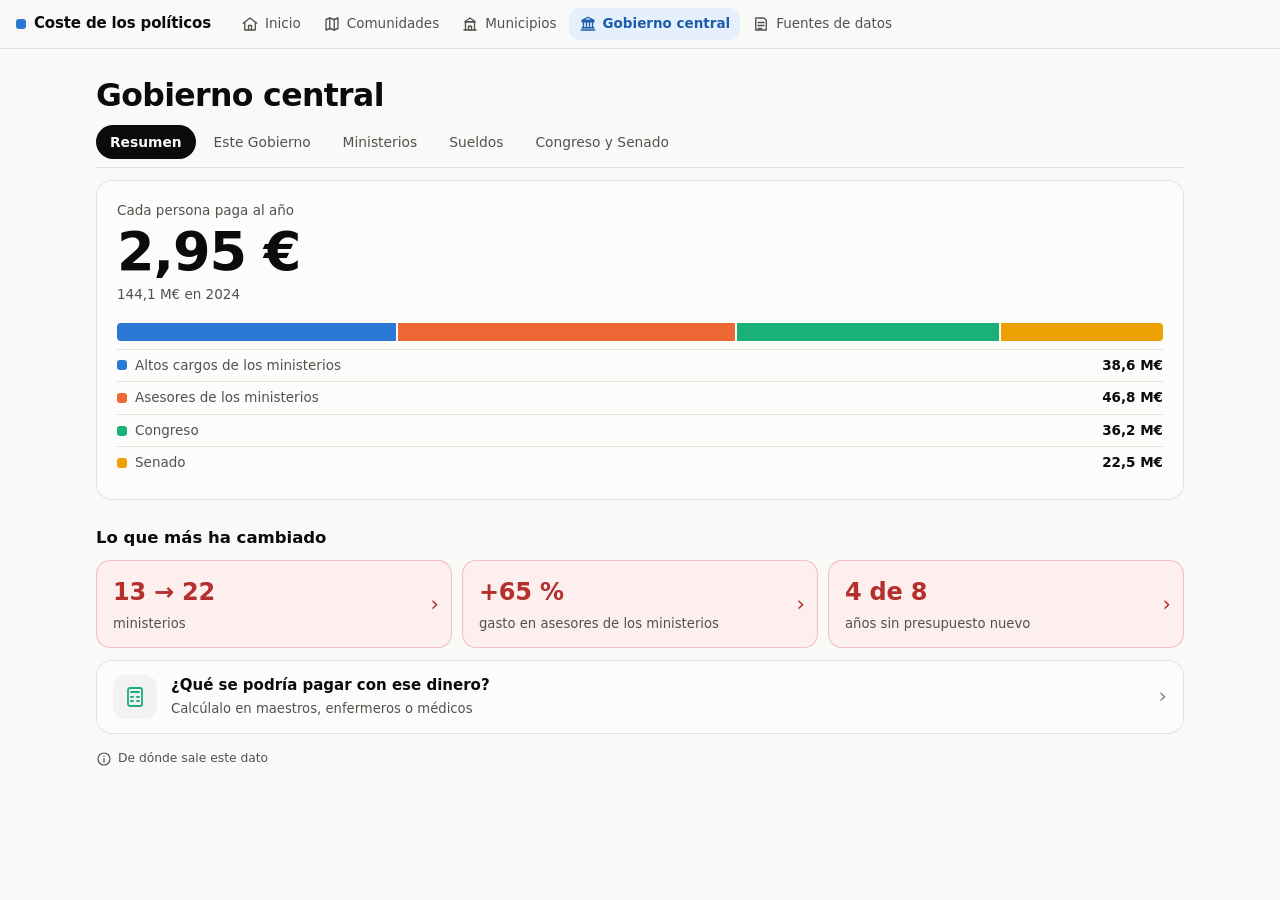
<file: docs/gobierno.html>
<!doctype html>
<html lang="es">
<head>
<meta charset="utf-8">
<meta name="viewport" content="width=device-width, initial-scale=1">
<title>Gobierno central</title>
<meta name="description" content="Lo que cuestan los altos cargos y asesores de los ministerios, el Congreso y el Senado, y lo que ha cambiado con el Gobierno actual.">
<link rel="stylesheet" href="estilo.css">
</head>
<body>
<nav class="menu" id="menu" aria-label="Secciones"></nav>
<div class="app">
  <h1>Gobierno central</h1>

  <div class="pestanas" role="tablist" aria-label="Apartados del Gobierno central">
    <button role="tab" aria-controls="p-resumen" data-tab="resumen">Resumen</button>
    <button role="tab" aria-controls="p-este" data-tab="este">Este Gobierno</button>
    <button role="tab" aria-controls="p-ministerios" data-tab="ministerios">Ministerios</button>
    <button role="tab" aria-controls="p-sueldos" data-tab="sueldos">Sueldos</button>
    <button role="tab" aria-controls="p-cortes" data-tab="cortes">Congreso y Senado</button>
  </div>

  <!-- Resumen -->
  <section class="panel" id="p-resumen" role="tabpanel" hidden>
    <div class="destacado">
      <div class="det">Cada persona paga al año</div>
      <div class="gran-cifra" id="r-cifra"></div>
      <div class="det" id="r-total"></div>
      <div class="pila grande" id="r-pila" role="img" aria-label="Reparto del coste del Gobierno central"></div>
      <div class="partes" id="r-partes"></div>
    </div>
    <h2 class="titulo-bloque">Lo que más ha cambiado</h2>
    <div class="alertas" id="r-alertas"></div>
    <a class="enlace-grande" href="calculadora.html"><span class="icono-caja" id="r-calc"></span><span><b>¿Qué se podría pagar con ese dinero?</b><span>Calcúlalo en maestros, enfermeros o médicos</span></span><i aria-hidden="true">›</i></a>
    <p class="pie-panel" id="r-info"></p>
  </section>

  <!-- Este Gobierno -->
  <section class="panel" id="p-este" role="tabpanel" hidden>
    <div class="cabecera-panel">
      <h2 id="e-titulo"></h2>
      <p class="det" id="e-sub"></p>
    </div>
    <div class="comparaciones" id="e-comparaciones"></div>
    <div class="destacado alerta seccion" id="e-extra"></div>
    <section class="tarjeta seccion">
      <h2>Gasto medio al año de cada Gobierno</h2>
      <p class="det" id="e-medias-sub"></p>
      <div class="barras-gob" id="e-medias"></div>
    </section>
    <section class="tarjeta seccion">
      <h2>Año a año</h2>
      <div class="leyenda-cat" id="e-leyenda"></div>
      <svg class="grafico" id="e-serie" role="img" aria-label="Gasto del Gobierno central en cargos, asesores y Cortes cada año, sin inflación"></svg>
    </section>
    <p class="pie-panel" id="e-info"></p>
  </section>

  <!-- Ministerios -->
  <section class="panel" id="p-ministerios" role="tabpanel" hidden>
    <section class="tarjeta">
      <div class="ficha-cab">
        <h2>¿Cuánto cuesta cada ministerio?</h2>
        <select id="m-anyo" aria-label="Año del presupuesto"></select>
      </div>
      <div class="leyenda-cat"><span><i class="mu" style="background:var(--c-1)"></i>Altos cargos</span><span><i class="mu" style="background:var(--c-2)"></i>Asesores</span></div>
      <div class="barras-dobles" id="m-lista"></div>
    </section>
    <p class="pie-panel" id="m-info"></p>
  </section>

  <!-- Sueldos -->
  <section class="panel" id="p-sueldos" role="tabpanel" hidden>
    <section class="tarjeta">
      <h2 id="s-titulo"></h2>
      <p class="det" id="s-resumen"></p>
      <div class="leyenda-cat"><span><i class="linea-ref"></i>Sueldo del presidente del Gobierno</span></div>
      <div class="barras" id="s-ranking"></div>
    </section>
    <section class="tarjeta seccion">
      <h2>El sueldo del presidente, desde 1986</h2>
      <p class="det">Sin efecto de la inflación</p>
      <svg class="grafico" id="s-serie" role="img" aria-label="Sueldo del presidente del Gobierno desde 1986, sin inflación"></svg>
    </section>
    <p class="pie-panel" id="s-info"></p>
  </section>

  <!-- Congreso y Senado -->
  <section class="panel" id="p-cortes" role="tabpanel" hidden>
    <div class="dos-col" id="c-camaras"></div>
    <section class="tarjeta seccion">
      <h2>Desde 2007, sin inflación</h2>
      <div class="leyenda-cat"><span><i class="mu" style="background:var(--c-3)"></i>Congreso</span><span><i class="mu" style="background:var(--c-4)"></i>Senado</span></div>
      <svg class="grafico" id="c-serie" role="img" aria-label="Presupuesto del Congreso y del Senado para parlamentarios y asesores desde 2007"></svg>
    </section>
    <p class="pie-panel" id="c-info"></p>
  </section>
</div>
<script src="vendor/d3.min.js"></script>
<script src="comun.js"></script>
<script src="gobierno.js"></script>
</body>
</html>
</file>
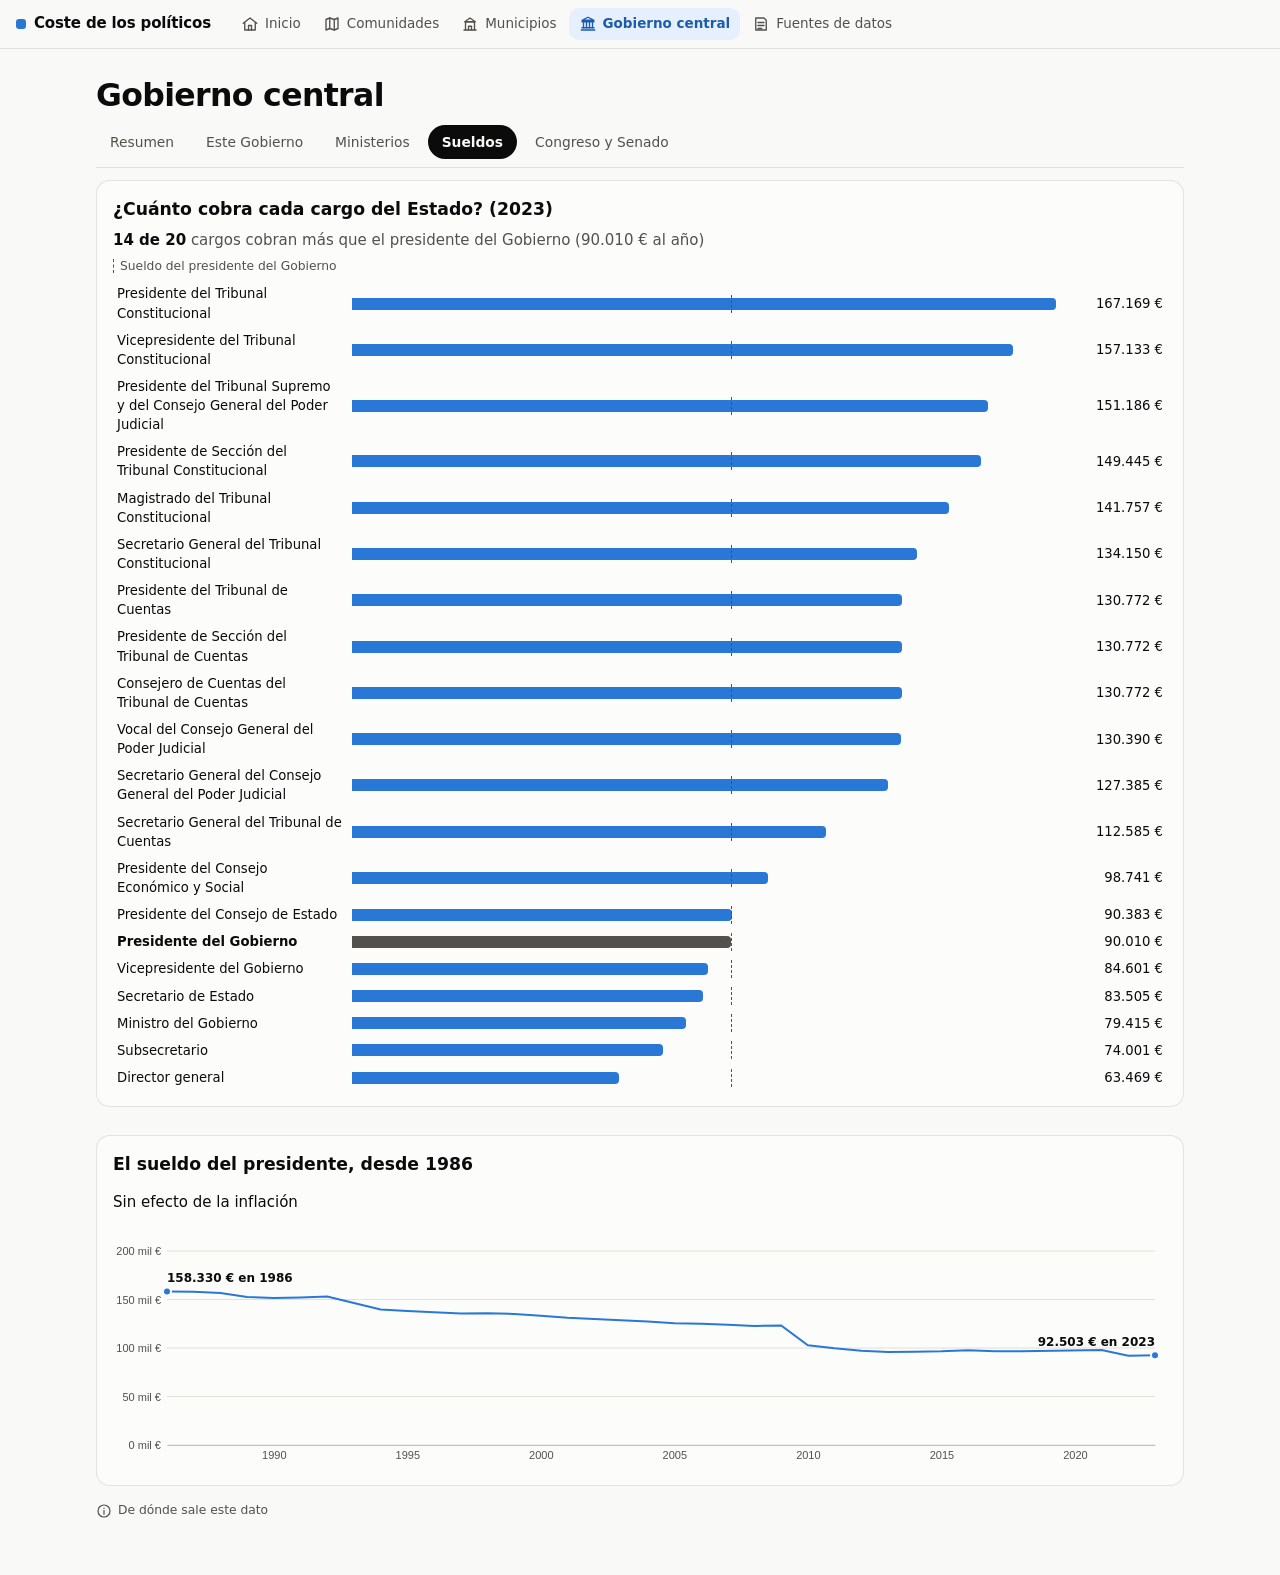
<file: docs/sueldos.html>
<!doctype html>
<html lang="es">
<head>
<meta charset="utf-8">
<title>Gobierno central</title>
<meta http-equiv="refresh" content="0; url=gobierno.html#sueldos">
<link rel="canonical" href="gobierno.html#sueldos">
<script>location.replace("gobierno.html#sueldos" + "");</script>
</head>
<body><p>Esta página se ha movido a <a href="gobierno.html#sueldos">Gobierno central</a>.</p></body>
</html>
</file>
<file: docs/estilo.css>
:root {
  color-scheme: light;
  --plano: #f9f9f7;
  --superficie: #fcfcfb;
  --tinta: #0b0b0b;
  --tinta-2: #52514e;
  --tenue: #898781;
  --rejilla: #e1e0d9;
  --eje: #c3c2b7;
  --borde: rgba(11, 11, 11, 0.10);
  --acento: #2a78d6;
  --barra: #2a78d6;
  --barra-sel: #184f95;
  --hover: rgba(11, 11, 11, 0.04);
  /* Rampa secuencial (mapa): de menos a más */
  --seq-1: #b7d3f6;
  --seq-2: #86b6ef;
  --seq-3: #3987e5;
  --seq-4: #256abf;
  --seq-5: #104281;
  /* Componentes del coste (paleta categórica en orden fijo) */
  --c-1: #2a78d6;
  --c-2: #eb6834;
  --c-3: #1baf7a;
  --c-4: #eda100;
  --c-5: #e87ba4;
  --c-6: #008300;
  --c-7: #6250d6;
  --c-8: #e34948;
  --aviso: #8a5a00;
  --acento-suave: #e6f0fc;
  --acento-texto: #1c5cab;
  --alerta: #e34948;
  --alerta-texto: #b3302e;
  --alerta-suave: #fcefee;
  --gris-barra: #cfcec6;
}

@media (prefers-color-scheme: dark) {
  :root:not([data-theme="light"]) {
    color-scheme: dark;
    --plano: #0d0d0d;
    --superficie: #1a1a19;
    --tinta: #f0efec;
    --tinta-2: #c3c2b7;
    --tenue: #898781;
    --rejilla: #2c2c2a;
    --eje: #383835;
    --borde: rgba(255, 255, 255, 0.10);
    --acento: #3987e5;
    --barra: #3987e5;
    --barra-sel: #9ec5f4;
    --hover: rgba(255, 255, 255, 0.05);
    --seq-1: #104281;
    --seq-2: #1c5cab;
    --seq-3: #2a78d6;
    --seq-4: #5598e7;
    --seq-5: #9ec5f4;
    --c-1: #3987e5;
    --c-2: #d95926;
    --c-3: #199e70;
    --c-4: #c98500;
    --c-5: #d55181;
    --c-6: #008300;
    --c-7: #9085e9;
    --c-8: #e66767;
    --aviso: #fab219;
    --acento-suave: #16283f;
    --acento-texto: #9ec5f4;
    --alerta: #e66767;
    --alerta-texto: #f29b9b;
    --alerta-suave: #2b1717;
    --gris-barra: #4a4a46;
  }
}
:root[data-theme="dark"] {
  color-scheme: dark;
  --plano: #0d0d0d;
  --superficie: #1a1a19;
  --tinta: #f0efec;
  --tinta-2: #c3c2b7;
  --tenue: #898781;
  --rejilla: #2c2c2a;
  --eje: #383835;
  --borde: rgba(255, 255, 255, 0.10);
  --acento: #3987e5;
  --barra: #3987e5;
  --barra-sel: #9ec5f4;
  --hover: rgba(255, 255, 255, 0.05);
  --seq-1: #104281;
  --seq-2: #1c5cab;
  --seq-3: #2a78d6;
  --seq-4: #5598e7;
  --seq-5: #9ec5f4;
  --c-1: #3987e5;
  --c-2: #d95926;
  --c-3: #199e70;
  --c-4: #c98500;
  --c-5: #d55181;
  --c-6: #008300;
  --c-7: #9085e9;
  --c-8: #e66767;
  --aviso: #fab219;
  --acento-suave: #16283f;
  --acento-texto: #9ec5f4;
  --alerta: #e66767;
  --alerta-texto: #f29b9b;
  --alerta-suave: #2b1717;
  --gris-barra: #4a4a46;
}

* { box-sizing: border-box; }

html, body {
  margin: 0;
  background: var(--plano);
  color: var(--tinta);
  font-family: system-ui, -apple-system, "Segoe UI", sans-serif;
  font-size: 15px;
  line-height: 1.45;
}

.app {
  max-width: 1120px;
  margin: 0 auto;
  padding: 20px 16px 40px;
}

.cab h1 { font-size: 1.5rem; margin: 0; font-weight: 650; letter-spacing: -0.01em; }
.sub { margin: 2px 0 0; color: var(--tinta-2); }

.filtros { display: flex; flex-wrap: wrap; gap: 8px; margin: 16px 0; }
.chip {
  display: inline-flex; align-items: center; gap: 6px;
  padding: 6px 12px; border: 1px solid var(--borde); border-radius: 999px;
  background: var(--superficie); cursor: pointer; user-select: none; font-size: 0.9rem;
}
.chip:hover { background: var(--hover); }
.chip.fijo { cursor: default; color: var(--tinta-2); }
/* Pastilla seleccionable: sin casilla visible, marcada con fondo de acento y ✓ */
.chip { position: relative; white-space: nowrap; }
.chip input { position: absolute; opacity: 0; pointer-events: none; }
.chip:has(input:checked) { background: var(--acento); border-color: var(--acento); color: #fff; }
.chip:has(input:checked)::before { content: "✓"; font-size: 0.8rem; }
.chip.fijo:has(input:checked) { background: var(--hover); border-color: var(--borde); color: var(--tinta-2); }
.chip:has(input:focus-visible) { outline: 2px solid var(--acento); outline-offset: 2px; }

.kpis { display: grid; grid-auto-flow: column; grid-auto-columns: minmax(0, 1fr); gap: 12px; margin-bottom: 12px; }
.kpi.clic { font: inherit; color: inherit; text-align: left; cursor: pointer; display: flex; flex-direction: column; justify-content: flex-start; }
.kpi.clic:hover { background: var(--hover); }
.kpi.clic.sel { border-color: var(--tinta-2); }
.kpi { background: var(--superficie); border: 1px solid var(--borde); border-radius: 12px; padding: 12px 14px; }
.kpi .et { color: var(--tinta-2); font-size: 0.85rem; }
.kpi .val { font-size: 1.5rem; font-weight: 650; margin-top: 2px; }
.kpi .det { color: var(--tenue); font-size: 0.8rem; }

.rejilla { display: grid; grid-template-columns: minmax(0, 1.35fr) minmax(0, 1fr); gap: 12px; margin-bottom: 12px; }
.tarjeta { background: var(--superficie); border: 1px solid var(--borde); border-radius: 12px; padding: 14px; min-width: 0; }
.titulo { font-size: 1rem; margin: 0 0 10px; font-weight: 600; }

#mapa { width: 100%; height: auto; display: block; }
#mapa .region { stroke: var(--superficie); stroke-width: 1; cursor: pointer; }
#mapa .region:hover { stroke: var(--tinta); stroke-width: 1.5; }
#mapa .region.sel { stroke: var(--tinta); stroke-width: 2; }
#mapa .marco { fill: none; stroke: var(--eje); stroke-width: 1; }

.leyenda { display: flex; align-items: flex-start; gap: 0; margin-top: 8px; font-size: 0.78rem; color: var(--tinta-2); }
.leyenda .paso { display: flex; flex-direction: column; flex: 1; min-width: 0; }
.leyenda .paso i { display: block; height: 8px; margin-right: 2px; }
.leyenda .paso:first-child i { border-radius: 4px 0 0 4px; }
.leyenda .paso:nth-last-child(2) i { border-radius: 0 4px 4px 0; margin-right: 0; }
.leyenda .paso.fin { flex: 0 0 auto; min-width: auto; }
.leyenda .paso.fin i { background: none; }
.leyenda .paso span { margin-top: 3px; font-variant-numeric: tabular-nums; }

/* Ficha */
.ficha-cab { display: flex; justify-content: space-between; align-items: baseline; gap: 8px; }
.ficha-cab h2 { font-size: 1.15rem; margin: 0; }
.base { font-size: 0.75rem; color: var(--tinta-2); border: 1px solid var(--borde); border-radius: 999px; padding: 1px 8px; white-space: nowrap; }
.heroe { font-size: 2.4rem; font-weight: 650; line-height: 1.1; margin-top: 8px; }
.heroe small { font-size: 1rem; font-weight: 500; color: var(--tinta-2); }
.comp { margin-top: 4px; color: var(--tinta-2); }
.comp b { color: var(--tinta); font-weight: 600; }
.datos-linea { color: var(--tinta-2); font-size: 0.85rem; margin-top: 2px; }

.pila { display: flex; height: 14px; gap: 2px; margin: 16px 0 10px; }
.pila span { display: block; height: 100%; min-width: 2px; }
.pila span:first-child { border-radius: 4px 0 0 4px; }
.pila span:last-child { border-radius: 0 4px 4px 0; }
.pila span:only-child { border-radius: 4px; }

.desglose { width: 100%; border-collapse: collapse; font-size: 0.88rem; }
.desglose td { padding: 5px 0; border-top: 1px solid var(--rejilla); }
.desglose td.num { text-align: right; font-variant-numeric: tabular-nums; white-space: nowrap; padding-left: 8px; }
.desglose td.pct { color: var(--tenue); width: 3.5em; }
.mu { display: inline-block; width: 10px; height: 10px; border-radius: 3px; margin-right: 8px; vertical-align: -1px; }

.avisos { margin: 12px 0 0; padding: 0; list-style: none; font-size: 0.85rem; }
.avisos li { display: flex; gap: 6px; color: var(--tinta-2); margin-top: 4px; }
.avisos li.falta::before, .avisos li.aviso::before { content: "⚠"; color: var(--aviso); }
.avisos li.nota::before { content: "ℹ"; color: var(--tenue); }

details { margin-top: 12px; font-size: 0.85rem; }
summary { cursor: pointer; color: var(--tinta-2); }
details ul { margin: 6px 0 0; padding: 0; list-style: none; max-height: 260px; overflow: auto; }
details li { display: flex; justify-content: space-between; gap: 8px; padding: 3px 0; border-top: 1px solid var(--rejilla); }
details li span:last-child { font-variant-numeric: tabular-nums; white-space: nowrap; color: var(--tinta-2); }
.fuentes { margin-top: 10px; font-size: 0.78rem; color: var(--tenue); }
.fuentes a { color: var(--tinta-2); }

/* Ranking */
.ranking { position: relative; }
.fila {
  display: grid; grid-template-columns: 9.5rem minmax(0, 1fr) 4.2rem; align-items: center; gap: 10px;
  width: 100%; padding: 3px 4px; border: 0; background: none; color: inherit; font: inherit; text-align: left;
  cursor: pointer; border-radius: 6px;
}
.fila:hover { background: var(--hover); }
.fila .nom { white-space: nowrap; overflow: hidden; text-overflow: ellipsis; font-size: 0.9rem; }
.fila.sel .nom { font-weight: 650; }
.fila .pista { position: relative; height: 12px; }
.fila .bar { position: absolute; left: 0; top: 0; bottom: 0; background: var(--barra); border-radius: 0 4px 4px 0; }
.fila.sel .bar { background: var(--barra-sel); }
.fila .v { text-align: right; font-variant-numeric: tabular-nums; font-size: 0.88rem; }
.media-linea { position: absolute; top: 0; bottom: 0; width: 0; border-left: 1.5px dashed var(--tinta-2); pointer-events: none; }
.media-et { position: absolute; top: -2px; transform: translateX(-50%); font-size: 0.72rem; color: var(--tinta-2); background: var(--superficie); padding: 0 4px; pointer-events: none; }
.ranking-cuerpo { position: relative; padding-top: 16px; }
.nota-rk { margin: 8px 4px 0; font-size: 0.78rem; color: var(--tenue); }

.pie { color: var(--tenue); font-size: 0.8rem; margin-top: 16px; }
.pie p { margin: 4px 0; }
.pie a { color: var(--tinta-2); }

.tip {
  position: fixed; z-index: 10; pointer-events: none;
  background: var(--superficie); color: var(--tinta); border: 1px solid var(--borde);
  border-radius: 8px; padding: 8px 10px; font-size: 0.82rem; box-shadow: 0 4px 16px rgba(0, 0, 0, 0.12);
  max-width: 240px;
}
.tip b { display: block; margin-bottom: 2px; }
.tip .t2 { color: var(--tinta-2); }

.pie summary { color: var(--tinta-2); font-size: 0.8rem; cursor: pointer; }

@media (max-width: 760px) {
  .rejilla { grid-template-columns: 1fr; }
  /* Filtros en una fila deslizable que llega a los bordes */
  .filtros { flex-wrap: nowrap; overflow-x: auto; margin: 12px -16px; padding: 0 16px 2px; scrollbar-width: none; }
  .filtros::-webkit-scrollbar { display: none; }
  .chip { padding: 5px 11px; font-size: 0.85rem; }
  .kpis { gap: 8px; }
  /* Con cuatro cifras, dos filas de dos */
  .kpis:has(> :nth-child(4)) { grid-auto-flow: row; grid-template-columns: 1fr 1fr; }
  .kpi { padding: 10px; }
  .kpi .et { font-size: 0.75rem; }
  .kpi .val { font-size: 1.15rem; }
  .kpi .det { font-size: 0.72rem; }
  .fila { grid-template-columns: 7.2rem minmax(0, 1fr) 3.8rem; gap: 8px; }
  .heroe { font-size: 2rem; }
}

/* ---- Navegación ---- */
.icono { width: 22px; height: 22px; fill: none; stroke: currentColor; stroke-width: 1.8; stroke-linecap: round; stroke-linejoin: round; flex: none; }
.icono circle { fill: currentColor; stroke: none; }
.menu {
  position: sticky; top: 0; z-index: 5; background: color-mix(in srgb, var(--plano) 92%, transparent);
  backdrop-filter: blur(8px); border-bottom: 1px solid var(--borde);
  display: flex; align-items: center; gap: 20px; padding: 8px 16px;
}
.menu .marca { font-weight: 750; color: var(--tinta); text-decoration: none; white-space: nowrap; letter-spacing: -0.01em; }
.menu-enlaces { display: flex; flex-wrap: wrap; gap: 2px; }
.menu-enlaces a {
  display: inline-flex; align-items: center; gap: 6px; color: var(--tinta-2); text-decoration: none;
  padding: 6px 10px; border-radius: 10px; font-size: 0.9rem;
}
.menu-enlaces .icono { width: 18px; height: 18px; }
.menu-enlaces a:hover { background: var(--hover); color: var(--tinta); }
.menu-enlaces a[aria-current="page"] { background: var(--acento-suave); color: var(--acento-texto); font-weight: 600; }
.barra-inferior { display: none; }

@media (max-width: 760px) {
  .menu { justify-content: center; padding: 10px 16px; }
  .menu-enlaces { display: none; }
  body { padding-bottom: calc(68px + env(safe-area-inset-bottom)); }
  .barra-inferior {
    display: grid; grid-template-columns: repeat(5, 1fr); position: fixed; left: 0; right: 0; bottom: 0; z-index: 6;
    background: var(--superficie); border-top: 1px solid var(--borde); padding: 6px 4px calc(6px + env(safe-area-inset-bottom));
  }
  .barra-inferior a {
    display: flex; flex-direction: column; align-items: center; gap: 2px; padding: 4px 2px; border: 0; background: none;
    font: inherit; font-size: 0.68rem; color: var(--tenue); text-decoration: none; cursor: pointer; border-radius: 10px;
    white-space: nowrap; overflow: hidden;
  }
  .barra-inferior span { max-width: 100%; overflow: hidden; text-overflow: ellipsis; }
  .barra-inferior [aria-current="page"] { color: var(--acento-texto); font-weight: 650; }
  .barra-inferior [aria-current="page"] .icono { stroke-width: 2.2; }
}

a { color: var(--acento); }
.app h1 { font-size: 1.6rem; margin: 8px 0 4px; font-weight: 650; letter-spacing: -0.01em; }
.app h2 { font-size: 1.15rem; margin: 0 0 8px; font-weight: 650; }
.entradilla { color: var(--tinta-2); font-size: 1.05rem; max-width: 46rem; margin: 0 0 16px; }
.seccion { margin: 28px 0 0; }
.texto { max-width: 46rem; }
.texto p { margin: 8px 0; }
.nota-pie { color: var(--tenue); font-size: 0.8rem; margin-top: 8px; }

/* Portada */
.portada { background: var(--superficie); border: 1px solid var(--borde); border-radius: 16px; padding: 24px; margin-top: 12px; }
.portada .gran-cifra { font-size: clamp(2.6rem, 8vw, 4rem); font-weight: 700; line-height: 1; letter-spacing: -0.02em; }
.portada .gran-cifra small { font-size: 1.1rem; font-weight: 500; color: var(--tinta-2); letter-spacing: 0; }
.portada p { margin: 10px 0 0; font-size: 1.05rem; max-width: 44rem; }
.portada .det { color: var(--tinta-2); font-size: 0.92rem; }


.claves { list-style: none; margin: 0; padding: 0; display: grid; gap: 10px; }
.claves li { background: var(--superficie); border: 1px solid var(--borde); border-radius: 12px; padding: 12px 14px; }
.claves .frase { font-size: 1rem; }
.claves .fuente-frase { color: var(--tenue); font-size: 0.8rem; margin-top: 4px; display: flex; gap: 8px; align-items: center; flex-wrap: wrap; }

/* Botones y controles */
.boton {
  font: inherit; font-size: 0.85rem; color: var(--tinta); background: var(--superficie); border: 1px solid var(--borde);
  border-radius: 8px; padding: 4px 10px; cursor: pointer; text-decoration: none; display: inline-flex; align-items: center; gap: 4px;
}
.boton:hover { background: var(--hover); border-color: var(--tinta-2); }
input[type="search"], input[type="number"], select {
  font: inherit; color: var(--tinta); background: var(--superficie); border: 1px solid var(--borde);
  border-radius: 8px; padding: 7px 10px;
}
input[type="search"] { width: 100%; max-width: 28rem; font-size: 1rem; }

/* Gráficos */
.grafico { width: 100%; height: auto; display: block; overflow: visible; }
.grafico .eje text { fill: var(--tinta-2); font-size: 11px; }
.grafico .eje line, .grafico .eje path { stroke: var(--eje); }
.grafico .rejilla-y line { stroke: var(--rejilla); }
.grafico .marca-hover { fill: transparent; cursor: default; }
.grafico .linea { fill: none; stroke-width: 2; }
.grafico .punto { stroke: var(--superficie); stroke-width: 2; }
.leyenda-cat { display: flex; flex-wrap: wrap; gap: 4px 14px; font-size: 0.82rem; color: var(--tinta-2); margin: 6px 0; }
.leyenda-cat span { display: inline-flex; align-items: center; gap: 6px; }

/* Tablas de datos */
.tabla { width: 100%; border-collapse: collapse; font-size: 0.88rem; }
.tabla th { text-align: left; color: var(--tinta-2); font-weight: 600; padding: 6px 8px 6px 0; border-bottom: 1px solid var(--eje); }
.tabla td { padding: 6px 8px 6px 0; border-top: 1px solid var(--rejilla); vertical-align: top; }
.tabla .num { text-align: right; font-variant-numeric: tabular-nums; white-space: nowrap; }
.tabla-scroll { overflow-x: auto; }
.etiqueta { display: inline-block; font-size: 0.72rem; border: 1px solid var(--borde); border-radius: 999px; padding: 0 7px; color: var(--tinta-2); white-space: nowrap; }
.etiqueta.alerta { border-color: var(--aviso); color: var(--aviso); }

/* Barras horizontales (rankings de sueldos, municipios) */
.barras { display: grid; gap: 2px; }
.barra-fila { display: grid; grid-template-columns: minmax(0, 15rem) minmax(0, 1fr) 6.5rem; gap: 10px; align-items: center; padding: 3px 4px; border-radius: 6px; }
.barra-fila:hover { background: var(--hover); }
.barra-fila .nom { font-size: 0.88rem; }
.barra-fila .pista { position: relative; height: 12px; }
.barra-fila .bar { position: absolute; left: 0; top: 0; bottom: 0; border-radius: 0 4px 4px 0; background: var(--barra); }
.barra-fila .v { text-align: right; font-variant-numeric: tabular-nums; font-size: 0.88rem; }
.barra-fila .ref { position: absolute; top: -3px; bottom: -3px; border-left: 1.5px dashed var(--tinta-2); }

/* Explicaciones («por qué cuesta tanto») */
.porque { margin-top: 14px; padding: 12px 14px; border-radius: 10px; background: var(--hover); font-size: 0.9rem; }
.porque h3 { margin: 0 0 6px; font-size: 0.95rem; }
.porque ul { margin: 0; padding-left: 18px; }
.porque li { margin: 4px 0; }

/* Calculadora */
.calc { display: grid; grid-template-columns: minmax(0, 1fr) minmax(0, 1fr); gap: 12px; }
.calc .campo { display: grid; gap: 6px; margin-bottom: 12px; }
.calc .campo > span { font-size: 0.85rem; color: var(--tinta-2); }
.resultado-calc .gran-cifra { font-size: 2.8rem; font-weight: 700; line-height: 1.05; }
.iconos { display: flex; flex-wrap: wrap; gap: 3px; margin-top: 10px; max-height: 220px; overflow: hidden; }
.iconos i { width: 10px; height: 10px; border-radius: 3px; background: var(--c-3); display: block; }

.aviso-caja { border: 1px solid var(--aviso); border-radius: 10px; padding: 10px 12px; font-size: 0.9rem; margin: 12px 0; }
.aviso-caja b { color: var(--aviso); }
code, pre { font-family: ui-monospace, SFMono-Regular, Menlo, monospace; font-size: 0.82rem; }
pre { background: var(--hover); padding: 10px; border-radius: 8px; overflow-x: auto; white-space: pre-wrap; word-break: break-all; }

@media (max-width: 760px) {
  .calc { grid-template-columns: 1fr; }
  .barra-fila { grid-template-columns: minmax(0, 9rem) minmax(0, 1fr) 5.5rem; gap: 8px; }
  .portada { padding: 18px 16px; }
}
.porque .t2 { color: var(--tinta-2); }
[hidden] { display: none !important; }
.calc .campo select, .calc .campo input[type="number"] { width: 100%; max-width: 100%; min-width: 0; }
.barra-fila .nom { overflow-wrap: anywhere; }
@media (max-width: 560px) {
  .barra-fila { grid-template-columns: minmax(0, 1fr) auto; row-gap: 2px; }
  .barra-fila .nom { grid-column: 1 / -1; }
}

/* ---- Secciones con pestañas (Gobierno central) ---- */
.pestanas {
  position: sticky; top: 49px; z-index: 4; display: flex; gap: 4px; overflow-x: auto; scrollbar-width: none;
  background: var(--plano); padding: 8px 0; margin: 0 0 12px; border-bottom: 1px solid var(--borde);
}
.pestanas::-webkit-scrollbar { display: none; }
.pestanas button {
  font: inherit; font-size: 0.92rem; white-space: nowrap; border: 0; background: none; color: var(--tinta-2);
  padding: 7px 14px; border-radius: 999px; cursor: pointer;
}
.pestanas button:hover { background: var(--hover); color: var(--tinta); }
.pestanas button[aria-selected="true"] { background: var(--tinta); color: var(--plano); font-weight: 600; }

.destacado { background: var(--superficie); border: 1px solid var(--borde); border-radius: 16px; padding: 20px; }
.destacado .det, .camara .det { color: var(--tinta-2); font-size: 0.9rem; }
.gran-cifra { font-size: clamp(2.6rem, 9vw, 3.6rem); font-weight: 750; line-height: 1.05; letter-spacing: -0.02em; margin: 4px 0; }
.gran-cifra.media { font-size: 2rem; }
.pila.grande { height: 18px; margin: 18px 0 8px; }
.app .titulo-bloque { font-size: 1.1rem; margin: 26px 0 10px; }


.pie-panel { color: var(--tenue); font-size: 0.78rem; margin-top: 16px; }
.pie-panel a { color: var(--tinta-2); }

.barras-dobles { display: grid; gap: 2px; margin-top: 6px; }
.barra-doble { display: grid; grid-template-columns: minmax(0, 17rem) minmax(0, 1fr) 5rem; gap: 10px; align-items: center; padding: 4px; border-radius: 8px; }
.barra-doble:hover { background: var(--hover); }
.barra-doble .nom { font-size: 0.88rem; }
.barra-doble .pista { display: flex; gap: 2px; height: 12px; }
.barra-doble .pista span { display: block; height: 100%; }
.barra-doble .pista span:last-child { border-radius: 0 4px 4px 0; }
.barra-doble .v { text-align: right; font-variant-numeric: tabular-nums; font-size: 0.88rem; }

.dos-col { display: grid; grid-template-columns: 1fr 1fr; gap: 12px; }
.camara .desglose { margin-top: 10px; }

/* ---- Repaso general ---- */
.tarjeta { border-radius: 14px; padding: 16px; }
.app h1 { font-size: clamp(1.6rem, 5vw, 2.1rem); letter-spacing: -0.02em; line-height: 1.15; }

@media (max-width: 760px) {
  .pestanas { top: 45px; margin: 0 -16px 12px; padding: 8px 16px; }
  .destacado { padding: 16px; }
  .dos-col { grid-template-columns: 1fr; }
  .barra-doble { grid-template-columns: minmax(0, 1fr) auto; row-gap: 2px; }
  .barra-doble .nom { grid-column: 1 / -1; }
  .barra-doble .pista { grid-column: 1; }
}

.ficha-cab { flex-wrap: wrap; row-gap: 6px; }

/* ---- Portada ---- */
.portada { padding: 24px; border-radius: 18px; }
.portada .gran-cifra { font-size: clamp(3rem, 12vw, 4.4rem); }
.portada .pila.grande { margin: 18px 0 10px; }
.niveles { display: grid; gap: 10px; }
a.nivel {
  display: grid; grid-template-columns: auto minmax(0, 1fr) auto; gap: 14px; align-items: center;
  background: var(--superficie); border: 1px solid var(--borde); border-radius: 16px; padding: 14px 16px;
  color: inherit; text-decoration: none;
}
a.nivel:hover { border-color: var(--acento); }
.icono-caja { display: inline-grid; place-items: center; width: 44px; height: 44px; border-radius: 12px; background: var(--hover); flex: none; }
.icono-caja .icono { width: 24px; height: 24px; }
.nivel-txt, .nivel-v { display: flex; flex-direction: column; gap: 2px; min-width: 0; }
.nivel-txt b { font-size: 1.05rem; }
.nivel-txt span, .nivel-v span { color: var(--tinta-2); font-size: 0.85rem; }
.nivel-v { text-align: right; }
.nivel-v b { font-size: 1.25rem; font-variant-numeric: tabular-nums; }
.claves li { border-radius: 14px; padding: 14px 16px; }

@media (max-width: 760px) {
  .portada { padding: 20px 16px; }
  a.nivel { padding: 12px; gap: 12px; }
}
@media (min-width: 900px) {
  .niveles { grid-template-columns: repeat(3, 1fr); }
  a.nivel { grid-template-columns: auto minmax(0, 1fr); grid-template-rows: auto auto; }
  a.nivel .nivel-v { grid-column: 1 / -1; text-align: left; flex-direction: row; align-items: baseline; gap: 8px; }
}

/* ---- Vista de un vistazo: piezas compartidas ---- */
.menu .marca { display: inline-flex; align-items: center; gap: 8px; }
.marca-punto { width: 10px; height: 10px; border-radius: 3px; background: var(--acento); flex: none; }
.mas-info { display: inline-flex; align-items: center; gap: 6px; color: var(--tinta-2); text-decoration: none; font-size: 0.82rem; }
.mas-info:hover { color: var(--acento); }
.mas-info .icono { width: 16px; height: 16px; }
.mas-info .icono circle { fill: none; stroke: currentColor; }

/* Lista de partes con su color y su importe */
.partes { display: grid; margin-top: 6px; }
.partes > div { display: flex; align-items: center; padding: 6px 0; border-top: 1px solid var(--rejilla); font-size: 0.9rem; }
.partes > div > span { flex: 1; min-width: 0; color: var(--tinta-2); }
.partes > div > b { font-variant-numeric: tabular-nums; font-weight: 600; }

/* Tarjetas de aviso: cifra grande en rojo y frase corta; llevan a «Este Gobierno» */
.alertas { display: grid; grid-template-columns: repeat(3, minmax(0, 1fr)); gap: 10px; }
.alerta-tarjeta {
  position: relative; display: flex; flex-direction: column; gap: 4px; text-decoration: none; color: inherit;
  background: var(--alerta-suave); border: 1px solid color-mix(in srgb, var(--alerta) 30%, transparent);
  border-radius: 14px; padding: 14px 30px 14px 16px;
}
.alerta-tarjeta b { font-size: 1.6rem; letter-spacing: -0.01em; color: var(--alerta-texto); font-variant-numeric: tabular-nums; }
.alerta-tarjeta span { color: var(--tinta-2); font-size: 0.88rem; }
.alerta-tarjeta i { position: absolute; right: 12px; top: 50%; transform: translateY(-50%); font-style: normal; color: var(--alerta-texto); font-size: 1.4rem; }
.alerta-tarjeta:hover { border-color: var(--alerta); }

/* Enlace grande a otra herramienta */
a.enlace-grande {
  display: grid; grid-template-columns: auto minmax(0, 1fr) auto; gap: 14px; align-items: center;
  background: var(--superficie); border: 1px solid var(--borde); border-radius: 16px; padding: 14px 16px;
  color: inherit; text-decoration: none; margin-top: 12px;
}
a.enlace-grande:hover { border-color: var(--acento); }
a.enlace-grande > span:nth-child(2) { display: flex; flex-direction: column; gap: 2px; }
a.enlace-grande > span:nth-child(2) span { color: var(--tinta-2); font-size: 0.88rem; }
a.enlace-grande .icono-caja { color: var(--c-3); }
a.enlace-grande i { font-style: normal; color: var(--tenue); font-size: 1.4rem; }

/* ---- Este Gobierno ---- */
.cabecera-panel { margin: 4px 0 14px; }
.cabecera-panel h2 { font-size: 1.3rem; margin: 0; }
.cabecera-panel .det { color: var(--tinta-2); margin: 4px 0 0; font-size: 0.9rem; }
.comparaciones { display: grid; grid-template-columns: repeat(auto-fill, minmax(300px, 1fr)); gap: 10px; }
.comparacion { background: var(--superficie); border: 1px solid var(--borde); border-radius: 14px; padding: 14px 16px; }
.comparacion.sube { border-color: color-mix(in srgb, var(--alerta) 35%, var(--borde)); }
.comp-cab { display: flex; justify-content: space-between; align-items: baseline; gap: 8px; margin-bottom: 8px; }
.comp-cab span { font-weight: 600; font-size: 0.95rem; }
.delta { font-variant-numeric: tabular-nums; white-space: nowrap; font-size: 0.95rem; color: var(--tinta-2); }
.comparacion.sube .delta { color: var(--alerta-texto); }
.comp-fila { display: grid; grid-template-columns: 5.2rem minmax(0, 1fr) 5.4rem; gap: 10px; align-items: center; padding: 3px 0; font-size: 0.88rem; }
.comp-fila > span:first-child { color: var(--tinta-2); }
.comp-fila b { text-align: right; font-variant-numeric: tabular-nums; font-weight: 600; }
.comp-fila .pista, .barra-gob .pista { position: relative; height: 12px; }
.comp-fila .pista span, .barra-gob .pista span { position: absolute; left: 0; top: 0; bottom: 0; border-radius: 0 4px 4px 0; background: var(--gris-barra); }
.comp-fila.ahora > span:first-child { color: var(--tinta); font-weight: 600; }
.comp-fila.ahora .pista span, .barra-gob.actual .pista span { background: var(--alerta); }
.comp-nota { color: var(--tenue); font-size: 0.78rem; margin-top: 6px; }
.comp-nota:empty { display: none; }
.anyos { display: grid; grid-template-columns: repeat(auto-fill, minmax(30px, 1fr)); gap: 3px; }
.anyos span {
  text-align: center; font-size: 0.72rem; font-variant-numeric: tabular-nums; padding: 4px 0; border-radius: 5px;
  background: var(--hover); color: var(--tenue);
}
.anyos span.actual { color: var(--tinta-2); background: color-mix(in srgb, var(--alerta) 10%, transparent); }
.anyos span.prorrogado { background: var(--alerta); color: #fff; font-weight: 600; }
.destacado.alerta { background: var(--alerta-suave); border-color: color-mix(in srgb, var(--alerta) 30%, transparent); }
.destacado.alerta .gran-cifra { color: var(--alerta-texto); }
.destacado.alerta a { color: var(--alerta-texto); }
.barras-gob { display: grid; gap: 4px; margin-top: 8px; }
.barra-gob { display: grid; grid-template-columns: 9rem minmax(0, 1fr) 5.4rem; gap: 10px; align-items: center; font-size: 0.9rem; padding: 3px 0; }
.barra-gob .nom small { color: var(--tenue); font-size: 0.78rem; }
.barra-gob b { text-align: right; font-variant-numeric: tabular-nums; font-weight: 600; }
.barra-gob.actual .nom { font-weight: 650; }
.mu.rayado { background: repeating-linear-gradient(135deg, var(--alerta) 0 2px, transparent 2px 4px); border: 1px solid var(--alerta); }
.grafico .barra-anyo { fill: var(--gris-barra); }
.grafico .barra-anyo.actual { fill: var(--alerta); }
.grafico .barra-anyo.prorrogado { fill: url(#rayas); stroke: var(--alerta); stroke-width: 1; }
.grafico #rayas rect { fill: var(--alerta); }

/* Sueldos: referencia del presidente */
.linea-ref { display: inline-block; width: 0; height: 14px; border-left: 1.5px dashed var(--tinta-2); }
.barra-fila.es-ref .nom { font-weight: 650; }
.barra-fila.es-ref .bar { background: var(--tinta-2); }
#s-resumen { color: var(--tinta-2); margin: 0 0 6px; }
#s-resumen b { color: var(--tinta); }
.etiqueta.alerta { border-color: var(--alerta); color: var(--alerta-texto); }

/* Comunidades: ajustes plegados y «por qué» con flechas */
.ajustes { margin: 8px 0 12px; }
.ajustes summary { display: inline-flex; align-items: center; gap: 6px; font-size: 0.88rem; padding: 6px 12px; border: 1px solid var(--borde); border-radius: 999px; background: var(--superficie); }
.ajustes .filtros { margin: 10px 0 0; }
.porque ul { list-style: none; padding: 0; max-height: none; }
.porque li { display: flex; flex-wrap: wrap; justify-content: space-between; gap: 2px 10px; padding: 5px 0; border-top: 1px solid var(--rejilla); margin: 0; }
.porque li:first-child { border-top: 0; }
.porque li.sube > span:first-child { color: var(--alerta-texto); }
.porque li.baja > span:first-child { color: var(--c-3); }
.porque li .t2 { font-variant-numeric: tabular-nums; font-size: 0.82rem; }

/* Fuentes de datos */
.indice { display: grid; grid-template-columns: 1fr 1fr; gap: 12px; margin: 8px 0 4px; }
.indice > div { display: flex; flex-wrap: wrap; gap: 6px; align-content: flex-start; background: var(--superficie); border: 1px solid var(--borde); border-radius: 14px; padding: 12px 14px; }
.indice .det { width: 100%; color: var(--tinta-2); font-size: 0.82rem; font-weight: 600; }
.indice a { font-size: 0.88rem; text-decoration: none; padding: 4px 10px; border-radius: 999px; background: var(--hover); color: var(--tinta); }
.indice a:hover { background: var(--acento-suave); color: var(--acento-texto); }
.texto.tarjeta { max-width: none; }
.texto.tarjeta p, .texto.tarjeta li { max-width: 46rem; }
.texto.tarjeta ul { padding-left: 18px; }
.app h3.sub { font-size: 0.95rem; margin: 16px 0 4px; color: var(--tinta); }
section[id], h2[id] { scroll-margin-top: 64px; }

@media (max-width: 760px) {
  .alertas { grid-template-columns: 1fr; gap: 8px; }
  .alerta-tarjeta { flex-direction: row; align-items: baseline; gap: 10px; padding: 12px 30px 12px 14px; }
  .alerta-tarjeta b { font-size: 1.3rem; white-space: nowrap; }
  .comparaciones { grid-template-columns: 1fr; }
  .comp-fila { grid-template-columns: 4.6rem minmax(0, 1fr) 4.8rem; gap: 8px; }
  .barra-gob { grid-template-columns: 6.8rem minmax(0, 1fr) 4.8rem; gap: 8px; }
  .indice { grid-template-columns: 1fr; }
}
</file>
<file: docs/_propuestas/a/estilo.css>
/* Propuesta A · «Historia guiada». Tokens de color copiados de docs/estilo.css (paleta validada) */
:root {
  color-scheme: light;
  --plano: #f9f9f7;
  --superficie: #fcfcfb;
  --tinta: #0b0b0b;
  --tinta-2: #52514e;
  --tenue: #898781;
  --rejilla: #e1e0d9;
  --eje: #c3c2b7;
  --borde: rgba(11, 11, 11, 0.10);
  --borde-2: rgba(11, 11, 11, 0.22);
  --acento: #2a78d6;
  --hover: rgba(11, 11, 11, 0.045);
  --seq-1: #b7d3f6;
  --seq-2: #86b6ef;
  --seq-3: #3987e5;
  --seq-4: #256abf;
  --seq-5: #104281;
  --c-1: #2a78d6;
  --c-2: #eb6834;
  --c-3: #1baf7a;
  --c-4: #eda100;
  --c-7: #6250d6;
  --gris-dato: #b9b8b1;
  --aviso: #8a5a00;
  /* Monedas (slot amarillo de la paleta) sobre la página */
  --moneda: #eda100;
  --moneda-2: #b57a00;
  --moneda-hueco: rgba(181, 122, 0, 0.12);
  /* Banda de portada: oscura en los dos modos */
  --heroe: #14161a;
  --heroe-2: #1e2127;
  --heroe-tinta: #f4f3ef;
  --heroe-tinta-2: #b5b4ac;
  --heroe-borde: rgba(255, 255, 255, 0.12);
  --heroe-oro: #f3b42c;
  --banda: #f1f0eb;
}

@media (prefers-color-scheme: dark) {
  :root:not([data-theme="light"]) {
    color-scheme: dark;
    --plano: #0d0d0d;
    --superficie: #1a1a19;
    --tinta: #f0efec;
    --tinta-2: #c3c2b7;
    --tenue: #898781;
    --rejilla: #2c2c2a;
    --eje: #383835;
    --borde: rgba(255, 255, 255, 0.10);
    --borde-2: rgba(255, 255, 255, 0.24);
    --acento: #3987e5;
    --hover: rgba(255, 255, 255, 0.06);
    --seq-1: #104281;
    --seq-2: #1c5cab;
    --seq-3: #2a78d6;
    --seq-4: #5598e7;
    --seq-5: #9ec5f4;
    --c-1: #3987e5;
    --c-2: #d95926;
    --c-3: #199e70;
    --c-4: #c98500;
    --c-7: #9085e9;
    --gris-dato: #55554f;
    --aviso: #fab219;
    --moneda: #d99400;
    --moneda-2: #8f6100;
    --moneda-hueco: rgba(217, 148, 0, 0.16);
    --heroe: #17181b;
    --heroe-2: #22242a;
    --banda: #151514;
  }
}
:root[data-theme="dark"] {
  color-scheme: dark;
  --plano: #0d0d0d;
  --superficie: #1a1a19;
  --tinta: #f0efec;
  --tinta-2: #c3c2b7;
  --tenue: #898781;
  --rejilla: #2c2c2a;
  --eje: #383835;
  --borde: rgba(255, 255, 255, 0.10);
  --borde-2: rgba(255, 255, 255, 0.24);
  --acento: #3987e5;
  --hover: rgba(255, 255, 255, 0.06);
  --seq-1: #104281;
  --seq-2: #1c5cab;
  --seq-3: #2a78d6;
  --seq-4: #5598e7;
  --seq-5: #9ec5f4;
  --c-1: #3987e5;
  --c-2: #d95926;
  --c-3: #199e70;
  --c-4: #c98500;
  --c-7: #9085e9;
  --gris-dato: #55554f;
  --aviso: #fab219;
  --moneda: #d99400;
  --moneda-2: #8f6100;
  --moneda-hueco: rgba(217, 148, 0, 0.16);
  --heroe: #17181b;
  --heroe-2: #22242a;
  --banda: #151514;
}

* { box-sizing: border-box; }
html { scroll-behavior: smooth; -webkit-text-size-adjust: 100%; }
@media (prefers-reduced-motion: reduce) { html { scroll-behavior: auto; } }
html, body {
  margin: 0;
  background: var(--plano);
  color: var(--tinta);
  font-family: system-ui, -apple-system, "Segoe UI", Roboto, sans-serif;
  font-size: 16px;
  line-height: 1.5;
}
a { color: var(--acento); }
[hidden] { display: none !important; }
:focus-visible { outline: 2px solid var(--acento); outline-offset: 2px; border-radius: 4px; }

/* ---------- Cabecera ---------- */
.cab { background: var(--heroe); color: var(--heroe-tinta); border-bottom: 1px solid var(--heroe-borde); }
.cab-in { max-width: 1152px; margin: 0 auto; padding: 12px 16px; display: flex; align-items: center; gap: 16px; flex-wrap: wrap; }
.marca { display: inline-flex; align-items: center; gap: 9px; color: var(--heroe-tinta); text-decoration: none; font-weight: 700; letter-spacing: -0.01em; font-size: 1.02rem; }
.marca-m { fill: var(--heroe-oro); }
.marca-r { fill: none; stroke: #9a6a00; stroke-width: 1.2; }
.marca-t { fill: #7a5200; font: 700 11px system-ui, sans-serif; }
.cab-enlaces { display: flex; gap: 2px; margin-left: auto; flex-wrap: wrap; }
.cab-enlaces a { color: var(--heroe-tinta-2); text-decoration: none; padding: 6px 11px; border-radius: 999px; font-size: 0.9rem; }
.cab-enlaces a:hover { color: var(--heroe-tinta); background: rgba(255, 255, 255, 0.08); }
.cab-enlaces a.cab-prensa { color: var(--heroe-tinta); border: 1px solid var(--heroe-borde); margin-left: 6px; }
.cab-boton { display: none; margin-left: auto; font: inherit; font-size: 0.9rem; color: var(--heroe-tinta); background: transparent; border: 1px solid var(--heroe-borde); border-radius: 999px; padding: 5px 14px; cursor: pointer; }

/* ---------- Barra de la historia (fija arriba al bajar) ---------- */
.progreso {
  position: fixed; top: 0; left: 0; right: 0; z-index: 20;
  background: rgba(20, 22, 26, 0.94); -webkit-backdrop-filter: blur(8px); backdrop-filter: blur(8px);
  color: var(--heroe-tinta); border-bottom: 1px solid var(--heroe-borde);
  transform: translateY(-100%); visibility: hidden; transition: transform 0.25s ease, visibility 0.25s;
}
.progreso.visible { transform: none; visibility: visible; }
.progreso-in { max-width: 1152px; margin: 0 auto; padding: 8px 16px; display: flex; align-items: center; gap: 16px; }
.progreso-cifra { display: inline-flex; align-items: center; gap: 8px; color: var(--heroe-tinta); font-weight: 650; text-decoration: none; white-space: nowrap; font-size: 0.95rem; }
.progreso ol { list-style: none; margin: 0 0 0 auto; padding: 0; display: flex; gap: 4px; }
.progreso ol a {
  display: flex; align-items: center; gap: 8px; padding: 4px 11px 4px 4px; border-radius: 999px;
  color: var(--heroe-tinta-2); text-decoration: none; font-size: 0.86rem; white-space: nowrap; transition: background 0.15s, color 0.15s;
}
.progreso ol a b { flex: 0 0 auto; width: 24px; height: 24px; border-radius: 50%; display: grid; place-items: center; font-size: 0.76rem; border: 1px solid var(--heroe-borde); color: var(--heroe-tinta); }
.progreso ol a:hover { color: var(--heroe-tinta); background: rgba(255, 255, 255, 0.06); }
.progreso ol a.hecho b { background: rgba(243, 180, 44, 0.16); border-color: transparent; color: var(--heroe-oro); }
.progreso ol a[aria-current] { color: var(--heroe-tinta); background: var(--heroe-2); font-weight: 600; }
.progreso ol a[aria-current] b { background: var(--heroe-oro); border-color: transparent; color: #241900; }
@media (prefers-reduced-motion: reduce) { .progreso { transition: none; } }
.paso, .leer { scroll-margin-top: 52px; }

/* ---------- Portada ---------- */
.heroe { background: var(--heroe) radial-gradient(circle at 76% 42%, rgba(243, 180, 44, 0.13), transparent 34%) no-repeat; color: var(--heroe-tinta); }
.heroe-in {
  max-width: 1152px; margin: 0 auto; padding: 56px 16px 36px;
  display: grid; grid-template-columns: minmax(0, 1.25fr) minmax(0, 1fr); gap: 48px; align-items: center;
}
.antetitulo { margin: 0 0 14px; font-size: 0.8rem; font-weight: 650; letter-spacing: 0.1em; text-transform: uppercase; color: var(--heroe-oro); }
.heroe h1 { margin: 0; font-weight: 650; }
.h1-a, .h1-b { display: block; font-size: clamp(1.3rem, 2.3vw, 1.85rem); line-height: 1.2; letter-spacing: -0.01em; color: var(--heroe-tinta); max-width: 22ch; }
.h1-a { text-wrap: balance; }
.gran-cifra {
  display: block; margin: 6px 0 14px; font-size: clamp(5rem, 11.5vw, 9.4rem); font-weight: 760; line-height: 0.95;
  letter-spacing: -0.045em; color: var(--heroe-oro); white-space: nowrap;
}
.gran-cifra .eur { font-size: 0.62em; letter-spacing: -0.02em; margin-left: 0.06em; }
.cuenta { display: flex; flex-wrap: wrap; align-items: stretch; gap: 10px; margin-top: 26px; }
.cuenta .dato { background: var(--heroe-2); border: 1px solid var(--heroe-borde); border-radius: 12px; padding: 9px 14px; min-width: 0; }
.cuenta .dato b { display: block; font-size: 1.25rem; font-weight: 700; letter-spacing: -0.01em; }
.cuenta .dato span { display: block; font-size: 0.82rem; color: var(--heroe-tinta-2); }
.cuenta .op { align-self: center; color: var(--heroe-tinta-2); font-size: 1.2rem; }
.heroe-nota { margin: 18px 0 0; font-size: 0.85rem; color: var(--heroe-tinta-2); }
.heroe-nota a { color: var(--heroe-tinta); }
.heroe-visual { margin: 0; text-align: center; }
.heroe-visual .monedas { width: 100%; max-width: 440px; height: auto; display: block; margin: 0 auto; overflow: visible; }
.heroe-visual figcaption { margin-top: 12px; font-size: 0.85rem; color: var(--heroe-tinta-2); display: inline-flex; align-items: center; gap: 8px; }
.moneda-ico { width: 14px; height: 14px; border-radius: 50%; background: var(--heroe-oro); box-shadow: inset 0 0 0 2px #b57a00; display: inline-block; }

.indice { max-width: 1152px; margin: 0 auto; padding: 0 16px 28px; }
.indice-t { margin: 0 0 10px; font-size: 0.8rem; color: var(--heroe-tinta-2); letter-spacing: 0.06em; text-transform: uppercase; font-weight: 600; }
.indice ol { list-style: none; margin: 0; padding: 0; display: grid; grid-template-columns: repeat(5, minmax(0, 1fr)); gap: 8px; }
.indice a {
  display: flex; align-items: center; gap: 10px; height: 100%; padding: 10px 12px; border-radius: 12px;
  color: var(--heroe-tinta); text-decoration: none; font-size: 0.92rem; font-weight: 550;
  border: 1px solid var(--heroe-borde); background: transparent; transition: background 0.15s;
}
.indice a:hover { background: var(--heroe-2); }
.indice a b { flex: 0 0 auto; width: 24px; height: 24px; border-radius: 50%; display: grid; place-items: center; font-size: 0.78rem; background: var(--heroe-oro); color: #241900; }

/* Monedas (svg) */
.mon .disco { fill: var(--moneda); }
.mon .aro { fill: none; stroke: var(--moneda-2); stroke-width: 1.4; }
.mon .glifo { fill: var(--moneda-2); font-weight: 700; font-family: system-ui, sans-serif; }
.mon .hueco { fill: var(--moneda-hueco); stroke: var(--moneda-2); stroke-width: 1; stroke-opacity: 0.45; }
.heroe .mon .disco { fill: var(--heroe-oro); }
.heroe .mon .aro { stroke: #a87000; }
.heroe .mon .glifo { fill: #8a5c00; }
.heroe .mon .hueco { fill: rgba(243, 180, 44, 0.12); stroke: var(--heroe-oro); stroke-opacity: 0.75; stroke-width: 1.5; }
.mon.gris .disco { fill: var(--gris-dato); }
.mon.gris .aro { stroke: var(--tenue); stroke-opacity: 0.6; }
.mon.gris .glifo { fill: var(--tinta-2); }

@media (prefers-reduced-motion: no-preference) {
  .anima .mon { opacity: 0; transform: translateY(-10px) scale(0.85); transform-box: fill-box; transform-origin: center; animation: cae 0.42s cubic-bezier(.2, .8, .3, 1.2) forwards; }
  @keyframes cae { to { opacity: 1; transform: none; } }
  .espera .mon { opacity: 0; }
}

/* ---------- Pasos de la historia ---------- */
.paso {
  max-width: 1152px; margin: 0 auto; padding: 96px 16px;
  display: grid; grid-template-columns: minmax(0, 5fr) minmax(0, 7fr); gap: 64px; align-items: center;
  border-top: 1px solid var(--rejilla);
}
#paso-1 { border-top: 0; }
.paso-inv { grid-template-columns: minmax(0, 7fr) minmax(0, 5fr); }
/* Pasos pares sobre una banda de color a todo el ancho (sin desbordar la página) */
.paso-inv { --plano: var(--banda); background: var(--banda); box-shadow: 0 0 0 100vmax var(--banda); clip-path: inset(0 -100vmax); border-top: 0; }
.paso-inv + .paso, .paso-inv + .leer { border-top: 0; }
.paso-inv .paso-texto { order: 2; }
.paso-texto { min-width: 0; }
.paso-visual { min-width: 0; }
.kicker { display: flex; align-items: center; gap: 10px; margin: 0; font-size: 0.8rem; font-weight: 650; text-transform: uppercase; letter-spacing: 0.08em; color: var(--tinta-2); }
.kicker b { width: 26px; height: 26px; border-radius: 50%; display: grid; place-items: center; background: var(--tinta); color: var(--plano); font-size: 0.82rem; letter-spacing: 0; }
.paso h2 { font-size: clamp(1.7rem, 3.1vw, 2.45rem); line-height: 1.1; letter-spacing: -0.022em; font-weight: 750; margin: 16px 0 12px; text-wrap: balance; }
.paso h2 .num { color: inherit; white-space: nowrap; background: linear-gradient(transparent 64%, color-mix(in srgb, var(--c-3) 38%, transparent) 64%, color-mix(in srgb, var(--c-3) 38%, transparent) 92%, transparent 92%); padding: 0 0.06em; }
.entrada { margin: 0; font-size: 1.08rem; color: var(--tinta-2); max-width: 32rem; }
.entrada b { color: var(--tinta); font-weight: 650; }
.ver-mas {
  display: inline-flex; align-items: center; gap: 8px; margin-top: 24px; padding: 10px 18px; border-radius: 999px;
  border: 1px solid var(--borde-2); color: var(--tinta); text-decoration: none; font-weight: 600; font-size: 0.95rem;
  transition: background 0.15s, color 0.15s;
}
.ver-mas:hover { background: var(--tinta); color: var(--plano); border-color: var(--tinta); }
.ver-mas span { transition: transform 0.15s; }
.ver-mas:hover span { transform: translateX(3px); }
.ver-mas.sec { border-color: transparent; color: var(--tinta-2); }
.ver-mas.sec:hover { background: var(--hover); color: var(--tinta); }
.fuente { margin: 16px 0 0; font-size: 0.78rem; color: var(--tenue); }
.fuente a { color: var(--tinta-2); }
.grafico-t { margin: 0 0 6px; font-size: 0.9rem; font-weight: 600; color: var(--tinta-2); }

/* 1 · Niveles */
.nivel { display: grid; grid-template-columns: minmax(0, 1fr) auto; column-gap: 16px; row-gap: 10px; padding: 20px 0; border-top: 1px solid var(--rejilla); align-items: end; }
.nivel:first-child { border-top: 0; padding-top: 0; }
.nivel .nom b { display: block; font-size: 1.08rem; font-weight: 650; }
.nivel .nom span { display: block; font-size: 0.86rem; color: var(--tinta-2); }
.nivel .val { text-align: right; white-space: nowrap; }
.nivel .val b { font-size: 1.6rem; font-weight: 730; letter-spacing: -0.02em; }
.nivel .val i { font-style: normal; display: inline-block; margin-left: 8px; padding: 2px 9px; border-radius: 999px; font-size: 0.85rem; font-weight: 650; background: var(--hover); color: var(--tinta); vertical-align: 4px; }
.nivel .val small { display: block; color: var(--tenue); font-size: 0.8rem; }
.nivel svg { grid-column: 1 / -1; width: 100%; height: auto; display: block; overflow: visible; }
.nivel.prin .val i { background: var(--tinta); color: var(--plano); }
.asesores { display: flex; align-items: center; gap: 16px; margin-top: 8px; padding: 14px 16px; border-radius: 14px; background: var(--hover); }
.asesores svg { flex: 0 0 auto; width: 190px; height: auto; display: block; }
.asesores p { margin: 0; font-size: 0.95rem; color: var(--tinta-2); }
.asesores p b { color: var(--tinta); }

/* 2 · Mapa */
.mapa { width: 100%; height: auto; display: block; }
.mapa .region { stroke: var(--plano); stroke-width: 0.8; cursor: pointer; transition: opacity 0.15s; }
.mapa .region:hover, .mapa .region:focus-visible { stroke: var(--tinta); stroke-width: 1.6; outline: none; }
.mapa .region.sel { stroke: var(--tinta); stroke-width: 2.4; }
.mapa .marco { fill: none; stroke: var(--eje); stroke-width: 1; }
.mapa .et-mapa { font-size: 13px; font-weight: 650; fill: var(--tinta); paint-order: stroke; stroke: var(--plano); stroke-width: 3.5px; stroke-linejoin: round; pointer-events: none; }
.tira { margin-top: 10px; }
.tira svg { width: 100%; height: auto; display: block; overflow: visible; }
.tira .punto { stroke: var(--plano); stroke-width: 2; cursor: pointer; }
.tira .punto.sel { stroke: var(--tinta); stroke-width: 2.5; }
.tira text { fill: var(--tinta-2); font-size: 12px; }
.tira text.fuerte { fill: var(--tinta); font-weight: 650; }
.tira .base { stroke: var(--eje); stroke-width: 1; }
.tira .media { stroke: var(--tinta-2); stroke-width: 1.5; }
.ficha-ccaa { margin-top: 22px; padding: 16px 18px; border-radius: 14px; background: var(--superficie); border: 1px solid var(--borde); }
.ficha-ccaa .nombre { font-weight: 650; font-size: 1.05rem; }
.ficha-ccaa .valor { font-size: 2.1rem; font-weight: 740; letter-spacing: -0.02em; line-height: 1.15; }
.ficha-ccaa .valor small { font-size: 0.95rem; font-weight: 500; color: var(--tinta-2); letter-spacing: 0; }
.ficha-ccaa .comp { font-size: 0.95rem; color: var(--tinta-2); }
.ficha-ccaa .comp b { color: var(--tinta); }
.ficha-ccaa .nota { font-size: 0.8rem; color: var(--tenue); margin-top: 4px; }
.ficha-ccaa .vacia { color: var(--tinta-2); font-size: 0.95rem; display: flex; gap: 8px; align-items: center; margin-top: 2px; }
.ficha-ccaa .vacia svg { flex: 0 0 auto; width: 22px; height: 22px; fill: none; stroke: var(--tinta-2); stroke-width: 1.6; stroke-linecap: round; stroke-linejoin: round; }
.elige { display: flex; flex-direction: column; gap: 6px; margin-top: 16px; font-size: 0.85rem; color: var(--tinta-2); }
.elige select { font: inherit; font-size: 1rem; color: var(--tinta); background: var(--superficie); border: 1px solid var(--borde-2); border-radius: 10px; padding: 9px 12px; max-width: 100%; width: 22rem; }
.como-tabla { margin-top: 14px; font-size: 0.88rem; }
.como-tabla summary { cursor: pointer; color: var(--tinta-2); }
.lista-ccaa, .lista-sueldos { margin: 8px 0 0; padding: 0; list-style: none; columns: 2; column-gap: 24px; }
.lista-ccaa li, .lista-sueldos li { display: flex; justify-content: space-between; gap: 8px; padding: 4px 0; border-top: 1px solid var(--rejilla); break-inside: avoid; }
.lista-ccaa li span:last-child, .lista-sueldos li span:last-child { font-variant-numeric: tabular-nums; white-space: nowrap; color: var(--tinta-2); }
.lista-sueldos { columns: 1; }
.lista-sueldos li.ref { font-weight: 650; }

/* Gráficos */
.grafico { width: 100%; height: auto; display: block; overflow: visible; }
.grafico text { font-family: inherit; }
.grafico .eje text, .grafico .eje-t { fill: var(--tinta-2); font-size: 11.5px; font-variant-numeric: tabular-nums; }
.grafico .rejilla-y { stroke: var(--rejilla); stroke-width: 1; }
.grafico .linea-base { stroke: var(--eje); stroke-width: 1; }
.grafico .banda { fill: var(--hover); }
.grafico .banda-n { fill: var(--tinta); font-size: 13px; font-weight: 650; }
.grafico .banda-v { fill: var(--tinta-2); font-size: 12px; }
.grafico .media-l { stroke: var(--tinta); stroke-width: 2; stroke-linecap: round; }
.grafico .hit { fill: transparent; cursor: default; }
.grafico .col.hov { filter: brightness(1.12); }
.grafico .zona { fill: var(--c-1); fill-opacity: 0.07; }
.grafico .ref-l { stroke: var(--tinta); stroke-width: 1.5; }
.grafico .et { fill: var(--tinta); font-size: 12.5px; }
.grafico .et b, .grafico .et-f { font-weight: 650; }
.grafico .et-2 { fill: var(--tinta-2); font-size: 12px; }
.grafico .guia { stroke: var(--tenue); stroke-width: 1; }
.grafico .dot { stroke: var(--plano); stroke-width: 2; }
.grafico .dot.hov { stroke: var(--tinta); }

.leyenda-s { list-style: none; margin: 10px 0 0; padding: 0; display: flex; flex-wrap: wrap; gap: 6px 18px; font-size: 0.85rem; color: var(--tinta-2); }
.leyenda-s li { display: inline-flex; align-items: center; gap: 7px; }
.leyenda-s i { width: 11px; height: 11px; border-radius: 50%; display: inline-block; flex: 0 0 auto; }
.leyenda-s i.rombo { border-radius: 1px; transform: rotate(45deg) scale(0.85); }
.poder { display: grid; grid-template-columns: minmax(0, 1fr) minmax(0, 1.1fr); gap: 20px; align-items: center; margin-top: 22px; padding: 16px 18px; border-radius: 14px; background: var(--hover); }
.poder p { margin: 0; font-size: 0.95rem; color: var(--tinta-2); }
.poder p b { color: var(--tinta); }
.poder .big { display: block; font-size: 1.9rem; font-weight: 740; letter-spacing: -0.02em; color: var(--tinta); line-height: 1.1; }
.poder svg { width: 100%; height: auto; display: block; overflow: visible; }
.poder svg .l { fill: none; stroke: var(--c-1); stroke-width: 2; stroke-linejoin: round; stroke-linecap: round; }
.poder svg .a { fill: var(--c-1); fill-opacity: 0.1; }
.poder svg .p { fill: var(--c-1); stroke: var(--plano); stroke-width: 2; }
.poder svg text { fill: var(--tinta-2); font-size: 11.5px; }
.poder svg text.f { fill: var(--tinta); font-weight: 650; }

/* 5 · Pictograma */
.personas svg { width: 100%; height: auto; display: block; }
.personas .pers { fill: var(--c-3); }
.personas .pers-hueco { fill: var(--rejilla); }
.escala { margin: 12px 0 0; font-size: 0.9rem; color: var(--tinta-2); display: flex; align-items: center; gap: 8px; }
.escala svg { width: 14px; height: 18px; fill: var(--c-3); flex: 0 0 auto; }
.segmentos { display: flex; flex-wrap: wrap; gap: 8px; margin-top: 22px; }
.segmentos button { font: inherit; font-size: 0.92rem; border: 1px solid var(--borde-2); background: var(--superficie); color: var(--tinta); padding: 7px 14px; border-radius: 999px; cursor: pointer; }
.segmentos button:hover { background: var(--hover); }
.segmentos button[aria-pressed="true"] { background: var(--tinta); color: var(--plano); border-color: var(--tinta); font-weight: 600; }
.segmentos + .ver-mas { display: flex; width: max-content; }

/* ---------- Cómo leer ---------- */
.leer { max-width: 1152px; margin: 0 auto; padding: 72px 16px 40px; border-top: 1px solid var(--rejilla); }
.leer h2 { font-size: 1.35rem; margin: 0 0 22px; letter-spacing: -0.01em; }
.reglas { list-style: none; margin: 0; padding: 0; display: grid; grid-template-columns: repeat(3, minmax(0, 1fr)); gap: 28px; }
.reglas li { display: flex; gap: 14px; align-items: flex-start; }
.reglas svg { flex: 0 0 auto; width: 30px; height: 30px; fill: none; stroke: var(--tinta); stroke-width: 1.6; stroke-linecap: round; stroke-linejoin: round; padding: 0; }
.reglas b { display: block; font-size: 1rem; margin-bottom: 2px; }
.reglas span { font-size: 0.92rem; color: var(--tinta-2); }
.prensa { display: flex; flex-wrap: wrap; gap: 8px 12px; margin-top: 12px; }
.pie { max-width: 1152px; margin: 0 auto; padding: 8px 16px 48px; color: var(--tenue); font-size: 0.8rem; }
.pie a { color: var(--tinta-2); }

/* Tooltip (lo crea comun.js) */
.tip {
  position: fixed; z-index: 10; pointer-events: none;
  background: var(--superficie); color: var(--tinta); border: 1px solid var(--borde);
  border-radius: 10px; padding: 8px 11px; font-size: 0.84rem; line-height: 1.35; box-shadow: 0 6px 20px rgba(0, 0, 0, 0.16);
  max-width: 260px;
}
.tip b { display: block; font-size: 1rem; }
.tip .t2 { color: var(--tinta-2); }

/* ---------- Móvil ---------- */
@media (max-width: 900px) {
  .heroe-in { grid-template-columns: 1fr; gap: 28px; padding-top: 32px; }
  .indice ol { grid-template-columns: repeat(2, minmax(0, 1fr)); }
  .indice li:last-child { grid-column: 1 / -1; }
  .paso, .paso-inv { display: flex; flex-direction: column; align-items: stretch; gap: 0; padding: 64px 16px; }
  .paso-texto, .paso-visual { display: contents; }
  .paso .kicker { order: 1; }
  .paso h2 { order: 2; }
  .paso .entrada { order: 3; }
  .paso .segmentos { order: 4; align-self: flex-start; }
  .paso-visual > * { order: 5; }
  .paso-visual > :first-child { margin-top: 28px; }
  .paso .ficha-ccaa { order: 6; }
  .paso .elige { order: 7; }
  #paso-2 .como-tabla { order: 8; }
  .paso .ver-mas { order: 9; align-self: flex-start; }
  .reglas { grid-template-columns: 1fr; gap: 20px; }
}
@media (max-width: 760px) {
  .progreso-cifra { display: none; }
  .progreso ol { margin: 0; width: 100%; justify-content: space-between; }
  .progreso ol a { padding: 4px; }
  .progreso ol a span { display: none; }
  .progreso ol a[aria-current] { padding-right: 12px; }
  .progreso ol a[aria-current] span { display: inline; }
  .cab-boton { display: inline-block; }
  .cab-enlaces { display: none; width: 100%; flex-direction: column; margin: 0; }
  .cab.abierta .cab-enlaces { display: flex; }
  .cab-enlaces a.cab-prensa { margin: 4px 0 0; }
}
@media (max-width: 560px) {
  .heroe-in { padding: 26px 16px 24px; gap: 22px; }
  .gran-cifra { font-size: clamp(4.6rem, 25vw, 6.4rem); }
  .cuenta { gap: 8px; margin-top: 20px; }
  .cuenta .dato { padding: 8px 11px; }
  .cuenta .dato b { font-size: 1.08rem; }
  .heroe-visual .monedas { max-width: 330px; }
  .indice a { font-size: 0.86rem; padding: 9px 10px; }
  .paso { padding: 52px 16px; }
  .nivel { grid-template-columns: minmax(0, 1fr); row-gap: 8px; }
  .nivel .val { text-align: left; display: flex; align-items: baseline; flex-wrap: wrap; gap: 4px 10px; }
  .nivel .val b { font-size: 1.45rem; }
  .nivel .val i { margin-left: 0; vertical-align: 0; }
  .nivel .val small { display: inline; }
  .cuenta { display: grid; grid-template-columns: minmax(0, 1fr) minmax(0, 1fr); }
  .cuenta .dato:nth-child(3) { grid-column: 1 / -1; display: flex; align-items: baseline; gap: 8px; }
  .asesores { flex-direction: column; align-items: flex-start; }
  .asesores svg { width: 170px; }
  .lista-ccaa { columns: 1; }
  .poder { grid-template-columns: 1fr; }
  .ficha-ccaa .valor { font-size: 1.8rem; }
  .elige select { width: 100%; }
}
.mapa .et-mapa .et-n { font-weight: 750; }
</file>
<file: docs/_propuestas/b/estilo.css>
/* Propuesta B · «Panel visual». Tokens copiados de docs/estilo.css (misma paleta validada) */
:root {
  color-scheme: light;
  --plano: #f9f9f7;
  --superficie: #fcfcfb;
  --superficie-2: #f3f2ee;
  --tinta: #0b0b0b;
  --tinta-2: #52514e;
  --tenue: #6f6d68;
  --rejilla: #e1e0d9;
  --eje: #c3c2b7;
  --borde: rgba(11, 11, 11, 0.10);
  --acento: #2a78d6;
  --acento-fuerte: #184f95;
  --hover: rgba(11, 11, 11, 0.04);
  --sombra: 0 1px 2px rgba(11, 11, 11, 0.04), 0 8px 28px rgba(11, 11, 11, 0.06);
  --seq-1: #b7d3f6;
  --seq-2: #86b6ef;
  --seq-3: #3987e5;
  --seq-4: #256abf;
  --seq-5: #104281;
  --c-2: #eb6834;
  --c-3: #1baf7a;
  --c-7: #6250d6;
  --gris-dato: #b9b7ae;
  --aviso: #8a5a00;
  /* Niveles de la administración: orden fijo (validado: naranja, aguamarina, violeta) */
  --niv-local: var(--c-2);
  --niv-aut: var(--c-3);
  --niv-est: var(--c-7);
}
@media (prefers-color-scheme: dark) {
  :root:not([data-theme="light"]) {
    color-scheme: dark;
    --plano: #0d0d0d;
    --superficie: #1a1a19;
    --superficie-2: #232321;
    --tinta: #f0efec;
    --tinta-2: #c3c2b7;
    --tenue: #9a988f;
    --rejilla: #2c2c2a;
    --eje: #383835;
    --borde: rgba(255, 255, 255, 0.10);
    --acento: #3987e5;
    --acento-fuerte: #9ec5f4;
    --hover: rgba(255, 255, 255, 0.05);
    --sombra: 0 1px 2px rgba(0, 0, 0, 0.4), 0 8px 28px rgba(0, 0, 0, 0.35);
    --seq-1: #104281;
    --seq-2: #1c5cab;
    --seq-3: #2a78d6;
    --seq-4: #5598e7;
    --seq-5: #9ec5f4;
    --c-2: #d95926;
    --c-3: #199e70;
    --c-7: #9085e9;
    --gris-dato: #5a5955;
    --aviso: #fab219;
  }
}
:root[data-theme="dark"] {
  color-scheme: dark;
  --plano: #0d0d0d;
  --superficie: #1a1a19;
  --superficie-2: #232321;
  --tinta: #f0efec;
  --tinta-2: #c3c2b7;
  --tenue: #9a988f;
  --rejilla: #2c2c2a;
  --eje: #383835;
  --borde: rgba(255, 255, 255, 0.10);
  --acento: #3987e5;
  --acento-fuerte: #9ec5f4;
  --hover: rgba(255, 255, 255, 0.05);
  --sombra: 0 1px 2px rgba(0, 0, 0, 0.4), 0 8px 28px rgba(0, 0, 0, 0.35);
  --seq-1: #104281;
  --seq-2: #1c5cab;
  --seq-3: #2a78d6;
  --seq-4: #5598e7;
  --seq-5: #9ec5f4;
  --c-2: #d95926;
  --c-3: #199e70;
  --c-7: #9085e9;
  --gris-dato: #5a5955;
  --aviso: #fab219;
}

* { box-sizing: border-box; }
html, body {
  margin: 0;
  background: var(--plano);
  color: var(--tinta);
  font-family: system-ui, -apple-system, "Segoe UI", Roboto, sans-serif;
  font-size: 16px;
  line-height: 1.45;
  -webkit-text-size-adjust: 100%;
}
a { color: var(--acento); }
a:hover { color: var(--acento-fuerte); }
:focus-visible { outline: 2px solid var(--acento); outline-offset: 2px; border-radius: 4px; }
.oculto { position: absolute; width: 1px; height: 1px; overflow: hidden; clip: rect(0 0 0 0); white-space: nowrap; }
[hidden] { display: none !important; }
svg { overflow: visible; }

/* ---------- Cabecera ---------- */
.cabecera {
  position: sticky; top: 0; z-index: 20;
  display: flex; align-items: center; gap: 20px; flex-wrap: wrap;
  padding: 10px max(16px, calc((100vw - 1200px) / 2));
  background: color-mix(in srgb, var(--plano) 95%, transparent);
  backdrop-filter: saturate(1.4) blur(10px);
  -webkit-backdrop-filter: saturate(1.4) blur(10px);
  border-bottom: 1px solid var(--borde);
}
.marca { display: inline-flex; align-items: center; gap: 8px; font-weight: 700; color: var(--tinta); text-decoration: none; letter-spacing: -0.01em; white-space: nowrap; }
.marca:hover { color: var(--tinta); }
.marca-logo { width: 20px; height: 20px; fill: var(--acento); }
.enlaces { display: flex; flex-wrap: wrap; gap: 2px; margin-left: auto; }
.enlaces a { color: var(--tinta-2); text-decoration: none; font-size: 0.9rem; padding: 6px 10px; border-radius: 999px; }
.enlaces a:hover { background: var(--hover); color: var(--tinta); }
.enlaces .enlace-periodistas { border: 1px solid var(--borde); color: var(--tinta); margin-left: 6px; }
.menu-boton {
  display: none; margin-left: auto; align-items: center; gap: 6px;
  font: inherit; font-size: 0.9rem; color: var(--tinta); background: var(--superficie);
  border: 1px solid var(--borde); border-radius: 999px; padding: 5px 12px; cursor: pointer;
}
.menu-boton svg { width: 16px; height: 16px; fill: none; stroke: currentColor; stroke-width: 2; stroke-linecap: round; }

/* ---------- Página ---------- */
.pagina { max-width: 1232px; margin: 0 auto; padding: 0 16px 48px; }

/* ---------- Primera pantalla ---------- */
.panel {
  display: grid;
  grid-template-columns: minmax(0, 0.95fr) minmax(0, 2.05fr);
  gap: 36px;
  align-items: start;
  padding: 28px 0 8px;
}
.resumen { display: grid; gap: 26px; padding-top: 6px; }

.antetitulo { margin: 0; font-size: 1.1rem; font-weight: 550; color: var(--tinta-2); }
.cifra {
  margin: 2px 0 0;
  font-size: clamp(4.2rem, 7.2vw, 6.3rem);
  font-weight: 760;
  line-height: 0.95;
  letter-spacing: -0.045em;
  white-space: nowrap;
}
.cifra .ud { font-size: 0.56em; font-weight: 650; letter-spacing: -0.01em; margin-left: 0.06em; color: var(--tinta-2); }
.tras-cifra { margin: 10px 0 0; font-size: 1.22rem; font-weight: 550; line-height: 1.3; max-width: 22em; }
.pastillas { display: flex; flex-wrap: wrap; gap: 8px; margin-top: 14px; }
.pastilla {
  display: inline-flex; align-items: baseline; gap: 5px; padding: 4px 11px; border-radius: 999px; white-space: nowrap;
  background: var(--superficie); border: 1px solid var(--borde); font-size: 0.86rem; color: var(--tinta-2);
}
.pastilla b { color: var(--tinta); font-weight: 650; }

.mini-titulo { margin: 0 0 10px; font-size: 0.82rem; font-weight: 650; letter-spacing: 0.06em; text-transform: uppercase; color: var(--tinta-2); }

/* Barra de reparto por niveles */
.reparto-barra { display: flex; gap: 2px; height: 24px; }
.reparto-barra .seg {
  position: relative; display: flex; align-items: center; justify-content: center; min-width: 4px;
  font-size: 0.78rem; font-weight: 700; cursor: default; transition: filter .15s;
}
.reparto-barra .seg:first-child { border-radius: 6px 0 0 6px; }
.reparto-barra .seg:last-child { border-radius: 0 6px 6px 0; }
.reparto-barra .seg:hover, .reparto-barra .seg.activo { filter: brightness(1.08) saturate(1.05); }
.reparto-barra .seg span { white-space: nowrap; }
.reparto-leyenda { list-style: none; margin: 12px 0 0; padding: 0; display: grid; gap: 2px; }
.reparto-leyenda li {
  display: grid; grid-template-columns: 12px minmax(0, 1fr) auto; column-gap: 12px; align-items: start;
  padding: 8px 6px; border-radius: 10px;
}
.reparto-leyenda li:hover, .reparto-leyenda li.activo { background: var(--hover); }
.reparto-leyenda .mu { width: 12px; height: 12px; border-radius: 3px; margin-top: 5px; }
.reparto-leyenda .nom { font-weight: 600; line-height: 1.3; }
.reparto-leyenda .det { display: block; font-size: 0.82rem; color: var(--tinta-2); font-weight: 400; margin-top: 1px; }
.reparto-leyenda .val { text-align: right; font-weight: 700; font-size: 1.15rem; line-height: 1.2; white-space: nowrap; }
.reparto-leyenda .pct { display: block; font-size: 0.8rem; font-weight: 500; color: var(--tinta-2); }

/* Franja bajo el panel: asesores y aclaración */
.franja {
  grid-column: 1 / -1; display: grid; grid-template-columns: minmax(0, 2.2fr) minmax(0, 1fr); gap: 36px; align-items: center;
  border-top: 1px solid var(--rejilla); border-bottom: 1px solid var(--rejilla); padding: 18px 0;
}
.bloque-asesores { display: grid; grid-template-columns: auto minmax(0, 1fr); gap: 28px; align-items: center; }
.monedas { display: flex; gap: 6px; flex-wrap: nowrap; }
.monedas i { flex: 0 1 24px; aspect-ratio: 1; width: 24px; max-width: 24px; border-radius: 50%; background: var(--rejilla); }
.monedas i.si { background: var(--tinta); }
.asesores-txt { margin: 0; font-size: 1.02rem; line-height: 1.4; }
.asesores-txt b { font-weight: 700; }
.asesores-txt .t2 { color: var(--tinta-2); font-size: 0.88rem; }

.aclaracion { display: flex; gap: 8px; align-items: flex-start; margin: 0; font-size: 0.86rem; color: var(--tinta-2); }
.aclaracion svg { flex: none; width: 18px; height: 18px; fill: none; stroke: currentColor; stroke-width: 1.8; stroke-linecap: round; margin-top: 1px; }

/* Mapa */
.mapa-caja {
  background: var(--superficie); border: 1px solid var(--borde); border-radius: 20px;
  padding: 20px 22px 16px; box-shadow: var(--sombra); min-width: 0;
}
.mapa-cab { display: flex; justify-content: space-between; align-items: flex-start; gap: 12px; flex-wrap: wrap; }
.mapa-cab h2 { margin: 0; font-size: 1.35rem; font-weight: 700; letter-spacing: -0.01em; }
.mapa-sub { margin: 2px 0 0; color: var(--tinta-2); font-size: 0.92rem; }
.selector select {
  font: inherit; font-size: 0.92rem; color: var(--tinta); background: var(--plano);
  border: 1px solid var(--borde); border-radius: 10px; padding: 7px 30px 7px 12px; max-width: 100%;
}
.mapa-cuerpo { display: grid; grid-template-columns: minmax(0, 1fr) 258px; gap: 20px; align-items: center; margin-top: 10px; }
.mapa-col { min-width: 0; }
#mapa { display: block; width: 100%; height: auto; touch-action: manipulation; }
#mapa .region { stroke: var(--superficie); stroke-width: 1; vector-effect: non-scaling-stroke; cursor: pointer; transition: opacity .15s; }
#mapa .region:hover { stroke: var(--tinta); stroke-width: 1.4; }
#mapa .region.sel { stroke: var(--tinta); stroke-width: 2.2; }
#mapa .region:focus { outline: none; }
#mapa .region:focus-visible { stroke: var(--acento); stroke-width: 2.5; }
#mapa.con-sel .region:not(.sel) { opacity: 0.55; }
#mapa .marco { fill: none; stroke: var(--eje); stroke-width: 1; vector-effect: non-scaling-stroke; }
#mapa .etq { pointer-events: none; text-anchor: middle; paint-order: stroke; stroke: var(--superficie); stroke-width: 3.5px; stroke-linejoin: round; fill: var(--tinta); }
#mapa .etq .n { font-size: 11px; font-weight: 600; }
#mapa .etq-peq { pointer-events: none; paint-order: stroke; stroke: var(--superficie); stroke-linejoin: round; fill: var(--tinta-2); font-weight: 500; }
#mapa .etq .v { font-size: 14px; font-weight: 750; }

/* Ficha de la comunidad: columna junto al mapa */
.ficha {
  background: var(--plano); border: 1px solid var(--borde); border-radius: 16px; padding: 14px 16px; min-width: 0;
}
.ficha h3 { margin: 0; font-size: 1.05rem; font-weight: 700; line-height: 1.2; }
.ficha .puesto { font-size: 0.8rem; color: var(--tinta-2); margin-top: 2px; }
.ficha .grande { font-size: 2.3rem; font-weight: 760; letter-spacing: -0.03em; line-height: 1.05; margin-top: 8px; }
.ficha .grande small { font-size: 0.85rem; font-weight: 500; color: var(--tinta-2); letter-spacing: 0; margin-left: 4px; }
.ficha .comp { font-size: 0.9rem; margin-top: 2px; }
.ficha .comp b { font-weight: 700; }
.ficha .tira { display: block; width: 100%; height: auto; margin: 6px 0 2px; }
.ficha .tira .pt { fill: var(--gris-dato); cursor: pointer; }
.ficha .tira .pt.sel { fill: var(--acento); stroke: var(--superficie); stroke-width: 2; }
.ficha .tira .media { stroke: var(--tinta-2); stroke-width: 1; }
.ficha .tira .base-l { stroke: var(--rejilla); stroke-width: 1; }
.ficha .tira text { font-size: 10px; fill: var(--tinta-2); }
.ficha .mini-pila { display: flex; gap: 2px; height: 10px; margin: 10px 0 8px; }
.ficha .mini-pila i { display: block; min-width: 3px; }
.ficha .mini-pila i:first-child { border-radius: 4px 0 0 4px; }
.ficha .mini-pila i:last-child { border-radius: 0 4px 4px 0; }
.ficha .filas { display: grid; gap: 3px; font-size: 0.84rem; }
.ficha .filas div { display: grid; grid-template-columns: 10px minmax(0, 1fr) auto; gap: 8px; align-items: center; }
.ficha .filas i { width: 10px; height: 10px; border-radius: 3px; }
.ficha .filas span:last-child { font-weight: 650; white-space: nowrap; }
.ficha .nota { font-size: 0.78rem; color: var(--tinta-2); margin-top: 8px; line-height: 1.35; }
.ficha .nota.aviso { display: flex; gap: 6px; }
.ficha .nota.aviso svg { flex: none; width: 14px; height: 14px; fill: none; stroke: var(--aviso); stroke-width: 2; stroke-linecap: round; stroke-linejoin: round; margin-top: 1px; }
.ficha .etiqueta { display: inline-block; font-size: 0.72rem; border: 1px solid var(--borde); border-radius: 999px; padding: 1px 8px; color: var(--tinta-2); margin-top: 8px; }
.ficha .acciones { display: flex; justify-content: space-between; align-items: center; margin-top: 10px; gap: 8px; }
.ficha .acciones a { font-size: 0.86rem; font-weight: 600; text-decoration: none; }
.ficha .cerrar { font: inherit; font-size: 0.8rem; color: var(--tinta-2); background: none; border: 0; cursor: pointer; padding: 2px 0; text-decoration: underline; text-underline-offset: 2px; }
.ficha .pista { display: flex; align-items: center; gap: 8px; font-size: 0.86rem; color: var(--tinta-2); }
.ficha .pista svg { flex: none; width: 22px; height: 22px; fill: none; stroke: var(--acento); stroke-width: 1.8; stroke-linecap: round; stroke-linejoin: round; }
.ficha .extremos { display: grid; gap: 6px; margin-top: 10px; }
.ficha .extremo {
  display: grid; grid-template-columns: minmax(0, 1fr) auto; gap: 8px; align-items: baseline; width: 100%;
  font: inherit; color: inherit; text-align: left; background: var(--plano); border: 1px solid var(--borde);
  border-radius: 10px; padding: 7px 10px; cursor: pointer;
}
.ficha .extremo:hover { border-color: var(--tinta-2); }
.ficha .extremo span { font-size: 0.75rem; color: var(--tinta-2); display: block; }
.ficha .extremo b { font-size: 0.92rem; }
.ficha .extremo strong { font-size: 1rem; white-space: nowrap; }
.ficha .cuentas { display: grid; gap: 4px; margin-top: 12px; font-size: 0.82rem; color: var(--tinta-2); }
.ficha .cuentas div { display: grid; grid-template-columns: minmax(0, 1fr) auto; gap: 10px; align-items: baseline; }
.ficha .cuentas b { color: var(--tinta); font-size: 0.95rem; white-space: nowrap; }
.ficha .cuentas .suma { border-top: 1px solid var(--eje); padding-top: 5px; margin-top: 2px; color: var(--tinta); font-weight: 600; }
.ficha .cuentas .suma b { font-size: 1.05rem; }

/* Leyenda del mapa */
.leyenda-mapa { display: flex; align-items: center; gap: 10px; margin-top: 8px; font-size: 0.8rem; color: var(--tinta-2); }
.leyenda-mapa .fin { white-space: nowrap; }
.escala { position: relative; flex: 1; max-width: 340px; padding-bottom: 18px; }
.escala .tramos { display: flex; gap: 2px; height: 10px; }
.escala .tramos i { flex: 1; }
.escala .tramos i:first-child { border-radius: 4px 0 0 4px; }
.escala .tramos i:last-child { border-radius: 0 4px 4px 0; }
.escala .corte { position: absolute; top: 12px; transform: translateX(-50%); font-variant-numeric: tabular-nums; white-space: nowrap; }
.escala .marca-media { position: absolute; top: -4px; width: 2px; height: 18px; background: var(--tinta); border-radius: 1px; transform: translateX(-1px); }

/* Lista (versión en tabla del mapa) */
.lista { margin-top: 10px; border-top: 1px solid var(--rejilla); padding-top: 8px; }
.lista summary { cursor: pointer; font-size: 0.88rem; color: var(--tinta-2); padding: 4px 0; }
.lista summary:hover { color: var(--tinta); }
.lista-cuerpo { display: grid; grid-template-columns: repeat(2, minmax(0, 1fr)); column-gap: 24px; margin-top: 8px; }
.fila-lista {
  display: grid; grid-template-columns: minmax(0, 10.5rem) minmax(0, 1fr) 4.4rem; gap: 8px; align-items: center;
  width: 100%; padding: 3px 4px; border: 0; background: none; color: inherit; font: inherit; font-size: 0.84rem;
  text-align: left; cursor: pointer; border-radius: 6px;
}
.fila-lista:hover { background: var(--hover); }
.fila-lista.sel { font-weight: 700; }
.fila-lista .nom { white-space: nowrap; overflow: hidden; text-overflow: ellipsis; }
.fila-lista .pista-b { height: 8px; position: relative; }
.fila-lista .pista-b i { position: absolute; left: 0; top: 0; bottom: 0; border-radius: 0 4px 4px 0; }
.fila-lista .v { text-align: right; font-variant-numeric: tabular-nums; }

/* ---------- Bloques inferiores ---------- */
.bloque { margin-top: 56px; }
.bloque-titulo { margin: 0 0 16px; font-size: 1.5rem; font-weight: 720; letter-spacing: -0.015em; }

.fichas { display: grid; grid-template-columns: repeat(2, minmax(0, 1fr)); gap: 20px; }
.fv {
  display: flex; flex-direction: column; min-width: 0;
  background: var(--superficie); border: 1px solid var(--borde); border-radius: 20px; padding: 20px 22px 16px;
  transition: box-shadow .2s, border-color .2s;
}
.fv:hover { box-shadow: var(--sombra); }
.fv-cab { display: flex; align-items: center; gap: 8px; font-size: 0.8rem; font-weight: 650; letter-spacing: 0.05em; text-transform: uppercase; color: var(--tinta-2); }
.fv-cab svg { width: 20px; height: 20px; fill: none; stroke: var(--acento); stroke-width: 1.7; stroke-linecap: round; stroke-linejoin: round; }
.fv-titulo { margin: 10px 0 0; font-size: 1.28rem; font-weight: 720; line-height: 1.22; letter-spacing: -0.01em; }
.fv-sub { margin: 4px 0 0; font-size: 0.88rem; color: var(--tinta-2); }
.fv-graf { display: block; width: 100%; height: auto; margin-top: 14px; }
.fv-graf text { font-size: 11px; fill: var(--tinta-2); }
.fv-graf .fuerte { fill: var(--tinta); font-weight: 700; font-size: 12.5px; }
.fv-graf .base-l { stroke: var(--eje); stroke-width: 1; }
.fv-graf .ref-l { stroke: var(--tinta-2); stroke-width: 1; }
.fv-graf .golpe { fill: transparent; cursor: default; }
.fv-graf g.col:hover .barra { filter: brightness(1.12); }
.fv-graf .llave { fill: none; stroke: var(--tinta-2); stroke-width: 1; }
.fv-datos { display: flex; flex-wrap: wrap; gap: 8px 18px; margin-top: 12px; font-size: 0.86rem; color: var(--tinta-2); }
.fv-datos b { color: var(--tinta); font-weight: 650; }
.fv-pie { display: flex; justify-content: space-between; align-items: flex-end; gap: 12px; margin-top: auto; padding-top: 14px; border-top: 1px solid var(--rejilla); }
.fv-datos + .fv-pie { margin-top: auto; }
.fv > .fv-datos { margin-bottom: 14px; }
.fv-fuente { font-size: 0.75rem; color: var(--tenue); line-height: 1.35; }
.fv-fuente a { color: var(--tinta-2); }
.fv-enlace { flex: none; font-weight: 650; font-size: 0.92rem; text-decoration: none; white-space: nowrap; }
.fv-enlace:hover { text-decoration: underline; }

/* Barras horizontales (ayuntamientos) */
.fv-barras { display: grid; gap: 12px; margin-top: 16px; }
.hb .hb-et { display: flex; justify-content: space-between; gap: 8px; font-size: 0.9rem; margin-bottom: 4px; }
.hb .hb-et b { font-weight: 700; white-space: nowrap; }
.hb .hb-pista { height: 14px; }
.hb .hb-pista i { display: block; height: 100%; border-radius: 0 4px 4px 0; background: var(--niv-local); }

/* Pictograma (calculadora): una figura = 1.000 personas */
.pictograma { display: flex; flex-wrap: wrap; gap: 8px 6px; margin-top: 18px; }
.pictograma svg { width: 15px; height: 21px; fill: var(--acento); }
.leyenda-picto { display: inline-flex; align-items: center; gap: 6px; }
.leyenda-picto i { width: 10px; height: 10px; border-radius: 2px; background: var(--acento); display: inline-block; }
.leyenda-picto svg { width: 10px; height: 14px; fill: var(--acento); }

/* Cómo leer */
.claves { list-style: none; margin: 0; padding: 0; display: grid; grid-template-columns: repeat(4, minmax(0, 1fr)); gap: 24px; }
.claves li { display: grid; grid-template-columns: 36px minmax(0, 1fr); gap: 12px; align-items: start; }
.claves svg { width: 36px; height: 36px; padding: 7px; border-radius: 10px; background: var(--superficie); border: 1px solid var(--borde); fill: none; stroke: var(--tinta-2); stroke-width: 1.6; stroke-linecap: round; stroke-linejoin: round; }
.claves b { display: block; font-size: 0.98rem; margin-bottom: 2px; }
.claves span { font-size: 0.86rem; color: var(--tinta-2); line-height: 1.4; }

.banda-periodistas {
  margin-top: 44px; display: flex; justify-content: space-between; align-items: center; gap: 16px; flex-wrap: wrap;
  background: var(--superficie-2); border-radius: 20px; padding: 20px 24px;
}
.banda-periodistas b { display: block; font-size: 1.08rem; }
.banda-periodistas span { color: var(--tinta-2); font-size: 0.92rem; }
.boton-principal {
  display: inline-flex; align-items: center; gap: 6px; padding: 10px 18px; border-radius: 999px;
  background: var(--tinta); color: var(--plano); text-decoration: none; font-weight: 650; white-space: nowrap;
}
.boton-principal:hover { color: var(--plano); opacity: 0.9; }

.pie { margin-top: 32px; padding-top: 16px; border-top: 1px solid var(--rejilla); color: var(--tenue); font-size: 0.8rem; }
.pie p { margin: 4px 0; }
.pie a { color: var(--tinta-2); }

/* Tooltip (lo crea comun.js) */
.tip {
  position: fixed; z-index: 30; pointer-events: none; max-width: 260px;
  background: var(--superficie); color: var(--tinta); border: 1px solid var(--borde);
  border-radius: 10px; padding: 8px 11px; font-size: 0.84rem; box-shadow: var(--sombra);
}
.tip b { display: block; font-size: 0.95rem; }
.tip .t2 { color: var(--tinta-2); }

/* ---------- Pantallas medianas ---------- */
@media (max-width: 1080px) {
  .panel { grid-template-columns: minmax(0, 1fr); gap: 28px; }
  .resumen { grid-template-columns: minmax(0, 1fr) minmax(0, 1fr); column-gap: 40px; row-gap: 22px; align-items: center; }
  .franja { grid-template-columns: minmax(0, 1fr); gap: 14px; }
  .claves { grid-template-columns: repeat(2, minmax(0, 1fr)); }
  .enlaces a { padding: 6px 8px; }
}
@media (max-width: 1100px) {
  .menu-boton { display: inline-flex; }
  .enlaces { display: none; width: 100%; flex-direction: column; margin: 4px 0 6px; }
  .enlaces .enlace-periodistas { margin-left: 0; align-self: flex-start; }
  .cabecera.abierto .enlaces { display: flex; }
}

/* ---------- Móvil ---------- */
@media (max-width: 720px) {
  html, body { font-size: 15px; }
  .panel { padding-top: 16px; gap: 20px; }
  .resumen { grid-template-columns: minmax(0, 1fr); gap: 20px; }
  .bloque-asesores { grid-template-columns: minmax(0, 1fr); gap: 10px; }
  .franja { padding: 16px 0; }
  .antetitulo { font-size: 1rem; }
  .cifra { font-size: 4.5rem; }
  .tras-cifra { font-size: 1.08rem; margin-top: 4px; }
  .pastillas { margin-top: 10px; gap: 6px; flex-wrap: nowrap; }
  .pastilla { font-size: 0.86rem; padding: 4px 10px; }
  .reparto-leyenda { grid-template-columns: repeat(3, minmax(0, 1fr)); gap: 8px; margin-top: 8px; }
  .reparto-leyenda li { grid-template-columns: minmax(0, 1fr); padding: 0; row-gap: 2px; }
  .reparto-leyenda li:hover, .reparto-leyenda li.activo { background: none; }
  .reparto-leyenda .mu { display: none; }
  .reparto-leyenda li { border-top: 3px solid var(--c); padding-top: 6px; }
  .reparto-leyenda .val { order: -1; text-align: left; font-size: 1.12rem; }
  .reparto-leyenda .pct { display: none; }
  .reparto-leyenda .nom { font-size: 0.82rem; font-weight: 600; }
  .reparto-leyenda .det { display: none; }
  .mapa-caja { padding: 14px 14px 12px; border-radius: 16px; margin: 0 -4px; }
  .mapa-cab { gap: 8px; }
  .mapa-cab h2 { font-size: 1.15rem; }
  .mapa-sub { font-size: 0.82rem; }
  .selector select { padding-top: 6px; padding-bottom: 6px; }
  .selector, .selector select { width: 100%; }
  .mapa-cuerpo { display: block; margin-top: 8px; }
  .ficha { margin-top: 10px; }
  .lista-cuerpo { grid-template-columns: minmax(0, 1fr); }
  .leyenda-mapa { flex-wrap: wrap; row-gap: 2px; }
  .escala { max-width: none; }
  .leyenda-mapa .leyenda-media { flex-basis: 100%; }
  .bloque { margin-top: 40px; }
  .bloque-titulo { font-size: 1.25rem; }
  .fichas { grid-template-columns: minmax(0, 1fr); gap: 14px; }
  .fv { padding: 16px 16px 14px; border-radius: 16px; }
  .fv-titulo { font-size: 1.12rem; }
  .fv-pie { flex-direction: column; align-items: flex-start; gap: 8px; }
  .claves { grid-template-columns: minmax(0, 1fr); gap: 16px; }
  .banda-periodistas { padding: 16px; }
}
</file>
<file: docs/_propuestas/c/estilo.css>
/* Portada «Tú y tu dinero». Tokens tomados de docs/estilo.css, con algunos propios. */
:root {
  color-scheme: light;
  --plano: #f9f9f7;
  --superficie: #fcfcfb;
  --tinta: #0b0b0b;
  --tinta-2: #52514e;
  --tenue: #6f6d68;
  --rejilla: #e1e0d9;
  --eje: #c3c2b7;
  --borde: rgba(11, 11, 11, 0.10);
  --hover: rgba(11, 11, 11, 0.04);
  --acento: #2a78d6;
  --acento-tinta: #1c5cab;
  --apagado: #cfcec6;
  --heroe-a: #e9f1fb;
  --heroe-b: #f9f9f7;
  --sombra: 0 1px 2px rgba(11, 11, 11, 0.04), 0 10px 30px rgba(11, 11, 11, 0.05);
  --seq-1: #b7d3f6;
  --seq-2: #86b6ef;
  --seq-3: #3987e5;
  --seq-4: #256abf;
  --seq-5: #104281;
  --c-1: #2a78d6;
  --c-2: #eb6834;
  --c-3: #1baf7a;
  --c-7: #6250d6;
  --aviso: #8a5a00;
  /* Las cuatro partes del recibo: el color sigue a la parte, nunca a su posición */
  --p-local: var(--c-1);
  --p-gobierno: var(--c-2);
  --p-parlamento: var(--c-3);
  --p-estado: var(--c-7);
}

@media (prefers-color-scheme: dark) {
  :root:not([data-theme="light"]) {
    color-scheme: dark;
    --plano: #0d0d0d;
    --superficie: #1a1a19;
    --tinta: #f0efec;
    --tinta-2: #c3c2b7;
    --tenue: #9a9891;
    --rejilla: #2c2c2a;
    --eje: #383835;
    --borde: rgba(255, 255, 255, 0.10);
    --hover: rgba(255, 255, 255, 0.05);
    --acento: #3987e5;
    --acento-tinta: #9ec5f4;
    --apagado: #4a4945;
    --heroe-a: #101a27;
    --heroe-b: #0d0d0d;
    --sombra: none;
    --seq-1: #104281;
    --seq-2: #1c5cab;
    --seq-3: #2a78d6;
    --seq-4: #5598e7;
    --seq-5: #9ec5f4;
    --c-1: #3987e5;
    --c-2: #d95926;
    --c-3: #199e70;
    --c-7: #9085e9;
    --aviso: #fab219;
  }
}
:root[data-theme="dark"] {
  color-scheme: dark;
  --plano: #0d0d0d;
  --superficie: #1a1a19;
  --tinta: #f0efec;
  --tinta-2: #c3c2b7;
  --tenue: #9a9891;
  --rejilla: #2c2c2a;
  --eje: #383835;
  --borde: rgba(255, 255, 255, 0.10);
  --hover: rgba(255, 255, 255, 0.05);
  --acento: #3987e5;
  --acento-tinta: #9ec5f4;
  --apagado: #4a4945;
  --heroe-a: #101a27;
  --heroe-b: #0d0d0d;
  --sombra: none;
  --seq-1: #104281;
  --seq-2: #1c5cab;
  --seq-3: #2a78d6;
  --seq-4: #5598e7;
  --seq-5: #9ec5f4;
  --c-1: #3987e5;
  --c-2: #d95926;
  --c-3: #199e70;
  --c-7: #9085e9;
  --aviso: #fab219;
}

* { box-sizing: border-box; }
html, body {
  margin: 0;
  background: var(--plano);
  color: var(--tinta);
  font-family: system-ui, -apple-system, "Segoe UI", Roboto, sans-serif;
  font-size: 16px;
  line-height: 1.5;
  -webkit-text-size-adjust: 100%;
}
a { color: var(--acento-tinta); text-underline-offset: 2px; }
h1, h2, h3 { margin: 0; letter-spacing: -0.015em; }
p { margin: 0; }
[hidden] { display: none !important; }
:focus-visible { outline: 2px solid var(--acento); outline-offset: 2px; border-radius: 4px; }

.saltar { position: absolute; left: -999px; top: 8px; background: var(--superficie); padding: 8px 12px; border-radius: 8px; z-index: 20; }
.saltar:focus { left: 16px; }

/* ---------- Cabecera ---------- */
.cabecera { position: sticky; top: 0; z-index: 10; background: color-mix(in srgb, var(--plano) 88%, transparent); backdrop-filter: blur(8px); border-bottom: 1px solid var(--borde); }
.cab-dentro { max-width: 1120px; margin: 0 auto; padding: 10px 16px; display: flex; align-items: center; gap: 16px; flex-wrap: wrap; }
.marca { display: inline-flex; align-items: center; gap: 8px; color: var(--tinta); text-decoration: none; font-weight: 700; white-space: nowrap; }
.marca svg { color: var(--acento); }
.enlaces { display: flex; flex-wrap: wrap; gap: 2px; margin-left: auto; }
.enlaces a { color: var(--tinta-2); text-decoration: none; padding: 6px 10px; border-radius: 999px; font-size: 0.92rem; }
.enlaces a:hover { background: var(--hover); color: var(--tinta); }
.menu-boton { display: none; margin-left: auto; align-items: center; gap: 6px; font: inherit; font-size: 0.92rem; color: var(--tinta); background: var(--superficie); border: 1px solid var(--borde); border-radius: 999px; padding: 6px 12px; cursor: pointer; }

/* ---------- Primera pantalla ---------- */
.heroe { background: linear-gradient(180deg, var(--heroe-a) 0%, var(--heroe-b) 100%); }
.heroe-dentro { max-width: 1120px; margin: 0 auto; padding: 26px 16px 18px; display: grid; grid-template-columns: minmax(0, 1fr) minmax(0, 1.05fr); grid-template-areas: "titulo titulo" "texto mapa"; gap: 0 40px; align-items: center; }
.heroe-titulo { grid-area: titulo; }
.heroe-texto { grid-area: texto; min-width: 0; }
.heroe-mapa { grid-area: mapa; }
.antetitulo { color: var(--tinta-2); font-size: 0.95rem; font-weight: 500; }
h1 { font-size: clamp(2.05rem, 4.6vw, 3.3rem); line-height: 1.06; font-weight: 780; margin: 4px 0 22px; text-wrap: balance; }

.pregunta label { display: block; font-size: 1.05rem; font-weight: 650; margin-bottom: 8px; }
.selector { position: relative; max-width: 440px; }
.selector select {
  appearance: none; -webkit-appearance: none; width: 100%;
  font: inherit; font-size: 1.15rem; font-weight: 600; color: var(--tinta);
  background: var(--superficie); border: 2px solid var(--acento); border-radius: 14px;
  padding: 13px 48px 13px 16px; cursor: pointer; box-shadow: var(--sombra);
}
.selector select:hover { border-color: var(--acento-tinta); }
.selector svg { position: absolute; right: 14px; top: 50%; transform: translateY(-50%); pointer-events: none; color: var(--acento); }

.resultado { margin-top: 22px; }
.frase-arriba { font-size: 1.12rem; color: var(--tinta-2); }
.frase-arriba b { color: var(--tinta); font-weight: 650; }
.cifra { display: flex; align-items: baseline; flex-wrap: wrap; gap: 4px 12px; margin: 2px 0 6px; }
#cifra { font-size: clamp(3.6rem, 9vw, 5.6rem); font-weight: 780; line-height: 1; letter-spacing: -0.035em; }
.cifra-ud { font-size: 1.35rem; font-weight: 600; color: var(--tinta-2); }
.comparacion { font-size: 1.05rem; display: flex; align-items: flex-start; gap: 10px; }
.comparacion > span:last-child { padding-top: 1px; }
.comparacion .flecha { display: inline-grid; place-items: center; width: 26px; height: 26px; border-radius: 50%; background: var(--superficie); border: 1px solid var(--borde); flex: none; }
.comparacion .flecha svg { width: 14px; height: 14px; }
.mini-reparto { display: block; margin-top: 16px; text-decoration: none; color: inherit; max-width: 470px; }
.mini-barra { display: flex; gap: 2px; height: 12px; }
.mini-barra i { display: block; height: 100%; min-width: 3px; transition: flex-grow 0.45s ease; }
.mini-barra i:first-child { border-radius: 4px 0 0 4px; }
.mini-barra i:last-child { border-radius: 0 4px 4px 0; }
.mini-leyenda { display: flex; flex-wrap: wrap; gap: 2px 14px; margin-top: 7px; font-size: 0.85rem; color: var(--tinta-2); }
.mini-leyenda span { display: inline-flex; align-items: center; gap: 6px; white-space: nowrap; }
.mini-leyenda b { color: var(--tinta); font-weight: 650; font-variant-numeric: tabular-nums; }
.mini-reparto:hover .mini-leyenda { color: var(--tinta); }
.equivalencias { display: flex; flex-wrap: wrap; gap: 8px; align-items: center; margin-top: 14px; }
.equivalencias ul { list-style: none; margin: 0; padding: 0; display: flex; flex-wrap: wrap; gap: 8px; }
.equivalencias li { background: var(--superficie); border: 1px solid var(--borde); border-radius: 999px; padding: 6px 14px; font-size: 0.95rem; color: var(--tinta-2); }
.equivalencias li b { color: var(--tinta); font-weight: 650; }
.copiar { font: inherit; font-size: 0.92rem; color: var(--acento-tinta); background: none; border: 0; border-radius: 999px; padding: 6px 10px; cursor: pointer; display: inline-flex; gap: 6px; align-items: center; }
.copiar:hover { background: var(--hover); }
.letra-pequena { font-size: 0.82rem; color: var(--tenue); margin-top: 14px; max-width: 34rem; }

.heroe-mapa { margin: 0; min-width: 0; max-width: 540px; justify-self: center; width: 100%; }
.mapa-pista { font-size: 0.9rem; color: var(--tinta-2); margin-bottom: 4px; display: flex; align-items: center; gap: 6px; }
.mapa-pista svg { flex: none; color: var(--acento); }
#mapa { width: 100%; height: auto; display: block; overflow: visible; }
#mapa .region { stroke: var(--heroe-b); stroke-width: 1; cursor: pointer; transition: opacity 0.2s; }
#mapa .region:hover, #mapa .region:focus-visible { stroke: var(--tinta); stroke-width: 1.5; outline: none; }
#mapa .region.sel { stroke: var(--tinta); stroke-width: 2.5; }
#mapa.con-sel .region:not(.sel) { opacity: 0.42; }
#mapa.con-sel .region:not(.sel):hover { opacity: 0.85; }
#mapa .marco { fill: none; stroke: var(--eje); stroke-width: 1; }
#mapa .ciudad { font-size: 13px; fill: var(--tinta-2); pointer-events: none; }
#mapa .ciudad.sel { font-weight: 700; fill: var(--tinta); font-size: 15px; }
#mapa .nombre-sel { font-size: 15px; font-weight: 700; fill: var(--tinta); paint-order: stroke; stroke: var(--superficie); stroke-width: 4px; stroke-linejoin: round; pointer-events: none; }
.leyenda-mapa { display: flex; align-items: center; gap: 8px; font-size: 0.8rem; color: var(--tinta-2); margin-top: 6px; flex-wrap: wrap; }
.leyenda-mapa .rampa { display: flex; gap: 2px; }
.leyenda-mapa .rampa i { width: 26px; height: 10px; display: block; }
.leyenda-mapa .rampa i:first-child { border-radius: 4px 0 0 4px; }
.leyenda-mapa .rampa i:last-child { border-radius: 0 4px 4px 0; }
.leyenda-mapa .num { font-variant-numeric: tabular-nums; }

/* ---------- Contenido ---------- */
.contenido { max-width: 1120px; margin: 0 auto; padding: 0 16px 32px; }
.contenido > .bloque:first-child { margin-top: 10px; }
.bloque { margin-top: 28px; }
.bloque-cab { margin-bottom: 16px; }
h2 { font-size: clamp(1.4rem, 2.6vw, 1.85rem); font-weight: 750; line-height: 1.15; }
h3 { font-size: 1.08rem; font-weight: 700; }
.sub { color: var(--tinta-2); margin-top: 4px; }
.tarjeta { background: var(--superficie); border: 1px solid var(--borde); border-radius: 18px; padding: 22px; box-shadow: var(--sombra); min-width: 0; }
section.tarjeta.bloque { padding: 26px; }

/* Reparto: barras apiladas + enjambre + recibo */
.reparto { display: grid; grid-template-columns: minmax(0, 1.3fr) minmax(0, 1fr); gap: 0 36px; align-items: start; }
.reparto-izq { min-width: 0; }
.reparto .quedas { min-width: 0; margin-top: 26px; padding-top: 22px; border-top: 1px solid var(--rejilla); }
.barras-comp { display: grid; gap: 22px; margin-top: 4px; }
.bc-cab { display: flex; justify-content: space-between; align-items: baseline; gap: 12px; margin-bottom: 8px; }
.bc-nombre { font-weight: 650; }
.bc-nombre small { font-weight: 500; color: var(--tinta-2); font-size: 0.9rem; }
.bc-pista { position: relative; display: flex; align-items: center; gap: 10px; }
.bc-barra { display: flex; gap: 2px; height: 24px; flex: none; transition: width 0.45s ease; }
.bc-total { font-weight: 700; font-size: 1.05rem; white-space: nowrap; }
.seg { position: relative; height: 100%; min-width: 3px; display: flex; align-items: center; justify-content: center; overflow: visible; cursor: default; transition: flex-grow 0.45s ease; }
.seg:last-child { border-radius: 0 4px 4px 0; }
.seg:focus-visible { outline-offset: 1px; }
.seg:hover { filter: brightness(1.08); }
.seg-et { font-size: 0.78rem; font-weight: 650; white-space: nowrap; padding: 0 6px; pointer-events: none; }
.seg-et.oculta { visibility: hidden; }
.bc-elige { width: 100%; height: 24px; font: inherit; font-size: 0.85rem; color: var(--acento-tinta); background: var(--hover); border: 1px solid var(--borde); border-radius: 6px; justify-content: center; cursor: pointer; }
.bc-elige:hover { border-color: var(--acento); }
.leyenda { list-style: none; padding: 0; margin: 20px 0 0; display: flex; flex-wrap: wrap; gap: 8px 18px; font-size: 0.9rem; color: var(--tinta-2); }
.leyenda li { display: inline-flex; align-items: center; gap: 7px; }
.mu { display: inline-block; width: 12px; height: 12px; border-radius: 3px; flex: none; }
.claves { list-style: none; padding: 0; margin: 22px 0 0; display: grid; gap: 10px; }
.claves li { display: flex; gap: 12px; align-items: flex-start; font-size: 1rem; }
.claves .ico { flex: none; width: 34px; height: 34px; border-radius: 10px; background: var(--hover); display: grid; place-items: center; color: var(--tinta-2); }
.claves .ico svg { width: 18px; height: 18px; fill: none; stroke: currentColor; stroke-width: 2; stroke-linecap: round; stroke-linejoin: round; }

/* El recibo */
.recibo { background: var(--plano); border: 1px solid var(--borde); border-radius: 14px; padding: 18px 18px 14px; font-size: 0.93rem; position: relative; }
.recibo-cab { display: flex; justify-content: space-between; align-items: baseline; flex-wrap: wrap; gap: 2px 10px; padding-bottom: 10px; border-bottom: 1.5px solid var(--tinta); }
.recibo-cab b { font-size: 1rem; text-transform: uppercase; letter-spacing: 0.06em; }
.recibo-cab span { color: var(--tinta-2); }
.recibo table { width: 100%; border-collapse: collapse; }
.recibo td { padding: 3px 0; vertical-align: top; }
.recibo td.num { text-align: right; font-variant-numeric: tabular-nums; white-space: nowrap; padding-left: 10px; }
.recibo tr.grupo td { padding-top: 11px; font-weight: 650; }
.recibo tr.grupo td:first-child { display: flex; align-items: flex-start; gap: 8px; }
.recibo tr.grupo .mu { margin-top: 5px; }
.recibo tr.grupo small { display: block; font-weight: 400; font-size: 0.78rem; color: var(--tenue); }
.recibo tr.det td { color: var(--tinta-2); font-size: 0.88rem; padding-left: 20px; }
.recibo tr.det td.num { padding-left: 10px; }
.recibo tr.total td { border-top: 1.5px solid var(--tinta); padding-top: 10px; margin-top: 8px; font-weight: 800; font-size: 1.1rem; }
.recibo tr.sep td { height: 6px; padding: 0; }
.recibo .avisos { list-style: none; margin: 12px 0 0; padding: 0; display: grid; gap: 6px; font-size: 0.82rem; color: var(--tinta-2); }
.recibo .avisos li { display: flex; gap: 6px; align-items: flex-start; }
.recibo .avisos svg { flex: none; width: 15px; height: 15px; margin-top: 2px; }
.recibo .avisos .falta svg, .recibo .avisos .aviso svg { color: var(--aviso); }
.recibo .avisos .nota svg { color: var(--tenue); }
.recibo .fuentes { margin-top: 12px; padding-top: 10px; border-top: 1px solid var(--rejilla); font-size: 0.78rem; color: var(--tenue); }
.recibo .fuentes a { color: var(--tinta-2); }
.recibo .desplegar { display: none; }
.recibo .enlace-ayto { display: block; margin-top: 10px; font-size: 0.88rem; font-weight: 600; }
.recibo .enlace-ayto svg { vertical-align: -2px; margin-left: 2px; }

/* Perspectiva */
.perspectiva { display: grid; grid-template-columns: repeat(2, minmax(0, 1fr)); gap: 16px; }
.enjambre { margin-top: 10px; position: relative; }
.enjambre svg { display: block; width: 100%; height: auto; overflow: visible; }
.enjambre .punto { cursor: pointer; stroke: var(--superficie); stroke-width: 2; }
.enjambre .punto:hover { stroke: var(--tinta); stroke-width: 1.5; }
.enjambre .punto.sel { fill: var(--acento); stroke: var(--superficie); stroke-width: 2; }
.enjambre .media { stroke: var(--tinta-2); stroke-width: 1.5; }
.enjambre .guia { stroke: var(--tinta-2); stroke-width: 1; }
.enjambre .et { font-size: 12.5px; fill: var(--tinta); paint-order: stroke; stroke: var(--superficie); stroke-width: 5px; stroke-linejoin: round; }
.enjambre .et.sec { fill: var(--tinta-2); }
.enjambre .et b, .enjambre .fuerte { font-weight: 700; }
.enjambre .eje line { stroke: var(--rejilla); }
.enjambre .eje .base { stroke: var(--eje); }
.enjambre .eje text { fill: var(--tenue); font-size: 11.5px; font-variant-numeric: tabular-nums; }

.contador { display: flex; align-items: center; justify-content: space-between; gap: 12px; margin-top: 12px; flex-wrap: wrap; }
.contador > span { color: var(--tinta-2); }
.pasos { display: inline-flex; align-items: center; gap: 4px; background: var(--plano); border: 1px solid var(--borde); border-radius: 999px; padding: 4px; }
.pasos button { width: 40px; height: 40px; border-radius: 50%; border: 0; background: var(--superficie); color: var(--tinta); cursor: pointer; display: grid; place-items: center; box-shadow: 0 0 0 1px var(--borde); }
.pasos button:hover:not(:disabled) { background: var(--hover); }
.pasos button:disabled { opacity: 0.35; cursor: default; }
.pasos output { min-width: 2.2em; text-align: center; font-weight: 750; font-size: 1.2rem; }
.casa-iconos { display: flex; flex-wrap: wrap; gap: 4px; margin: 16px 0 6px; min-height: 34px; color: var(--acento); }
.casa-iconos svg { width: 26px; height: 34px; }
.casa-cifra, .vecinos-cifra { font-size: 2.3rem; font-weight: 780; letter-spacing: -0.03em; line-height: 1.1; margin-top: 6px; }
.casa-cifra small, .vecinos-cifra small { font-size: 1rem; font-weight: 600; color: var(--tinta-2); letter-spacing: 0; }
.vecinos .sub b, .casa .sub b { color: var(--tinta); }

/* Accesos */
.accesos { display: grid; grid-template-columns: repeat(3, minmax(0, 1fr)); gap: 16px; }
a.acceso { display: flex; flex-direction: column; text-decoration: none; color: inherit; background: var(--superficie); border: 1px solid var(--borde); border-radius: 18px; overflow: hidden; box-shadow: var(--sombra); transition: transform 0.15s ease, border-color 0.15s; min-width: 0; }
a.acceso:hover { border-color: var(--tinta-2); transform: translateY(-2px); }
.acceso .vista { height: 120px; background: var(--plano); border-bottom: 1px solid var(--borde); padding: 14px 16px; display: flex; align-items: center; justify-content: center; }
.acceso .vista svg { width: 100%; height: 100%; overflow: visible; display: block; }
.acceso .vista text { font-size: 11px; fill: var(--tinta-2); font-variant-numeric: tabular-nums; }
.acceso .vista text.fuerte { fill: var(--tinta); font-weight: 700; }
.acceso .texto { padding: 14px 16px 16px; display: flex; flex-direction: column; gap: 4px; flex: 1; }
.acceso .pregunta-acceso { font-size: 0.82rem; color: var(--tinta-2); font-weight: 600; text-transform: uppercase; letter-spacing: 0.05em; }
.acceso b { font-size: 1.1rem; }
.acceso .gancho { color: var(--tinta-2); font-size: 0.93rem; }
.acceso .ir { margin-top: auto; padding-top: 8px; color: var(--acento-tinta); font-weight: 650; font-size: 0.92rem; display: inline-flex; align-items: center; gap: 4px; }

/* Qué se cuenta */
.lectura { list-style: none; padding: 0; margin: 0; display: grid; grid-template-columns: repeat(2, minmax(0, 1fr)); gap: 12px 28px; }
.lectura li { display: flex; gap: 14px; align-items: flex-start; font-size: 0.95rem; color: var(--tinta-2); }
.lectura li b { color: var(--tinta); }
.lectura svg { flex: none; width: 40px; height: 40px; padding: 9px; border-radius: 12px; background: var(--superficie); border: 1px solid var(--borde); fill: none; stroke: var(--acento); stroke-width: 2; stroke-linecap: round; stroke-linejoin: round; }

.pie { border-top: 1px solid var(--borde); margin-top: 24px; }
.pie-dentro { max-width: 1120px; margin: 0 auto; padding: 18px 16px 32px; color: var(--tenue); font-size: 0.85rem; display: grid; gap: 6px; }
.pie a { color: var(--tinta-2); }

/* Tooltip (lo crea comun.js) */
.tip { position: fixed; z-index: 30; pointer-events: none; background: var(--superficie); color: var(--tinta); border: 1px solid var(--borde); border-radius: 10px; padding: 8px 11px; font-size: 0.85rem; box-shadow: 0 6px 20px rgba(0, 0, 0, 0.14); max-width: 250px; }
.tip b { display: block; font-size: 1rem; }
.tip .t2 { color: var(--tinta-2); display: flex; align-items: center; gap: 6px; }
.tip .linea { display: inline-block; width: 12px; height: 3px; border-radius: 2px; }

/* ---------- Tableta y móvil ---------- */
@media (max-width: 900px) {
  .heroe-dentro { grid-template-columns: 1fr; grid-template-areas: "titulo" "texto" "mapa"; gap: 0; padding-top: 22px; }
  .heroe-mapa { max-width: 560px; margin-top: 26px; }
  .reparto { grid-template-columns: 1fr; }
  .reparto .recibo { margin-top: 24px; }
  .accesos { grid-template-columns: repeat(2, minmax(0, 1fr)); }
  .recibo:not(.abierto) tr.det { display: none; }
  .recibo .desplegar { display: inline-flex; align-items: center; gap: 6px; margin-top: 10px; font: inherit; font-size: 0.9rem; font-weight: 600; color: var(--acento-tinta); background: var(--superficie); border: 1px solid var(--borde); border-radius: 999px; padding: 6px 14px; cursor: pointer; }
  .recibo .desplegar svg { transition: transform 0.2s; }
  .recibo.abierto .desplegar svg { transform: rotate(180deg); }
}
@media (max-width: 760px) {
  .menu-boton { display: inline-flex; }
  .enlaces { display: none; width: 100%; flex-direction: column; margin-left: 0; padding-bottom: 6px; }
  .cabecera.abierta .enlaces { display: flex; }
  .enlaces a { padding: 10px 12px; font-size: 1rem; }
}
@media (max-width: 640px) {
  .solo-ancho { display: none; }
  h1 { margin-bottom: 18px; }
  .selector { max-width: none; }
  .resultado { margin-top: 20px; }
  .tarjeta, section.tarjeta.bloque { padding: 18px 16px; border-radius: 16px; }
  .perspectiva { grid-template-columns: 1fr; }
  .accesos { gap: 10px; }
  a.acceso { border-radius: 14px; }
  .acceso .vista { height: 96px; padding: 10px 10px; }
  .acceso .texto { padding: 10px 12px 12px; gap: 2px; }
  .acceso .pregunta-acceso { font-size: 0.7rem; letter-spacing: 0.03em; }
  .acceso b { font-size: 0.98rem; line-height: 1.25; }
  .acceso .gancho { font-size: 0.85rem; line-height: 1.4; }
  .acceso .ir { font-size: 0.85rem; }
  .comparacion { font-size: 1rem; }
  h2 { font-size: 1.45rem; }
  .lectura { grid-template-columns: 1fr; }
  .recibo { padding: 14px 14px 12px; }
}
@media (prefers-reduced-motion: reduce) {
  * { transition: none !important; animation: none !important; }
}
</file>
